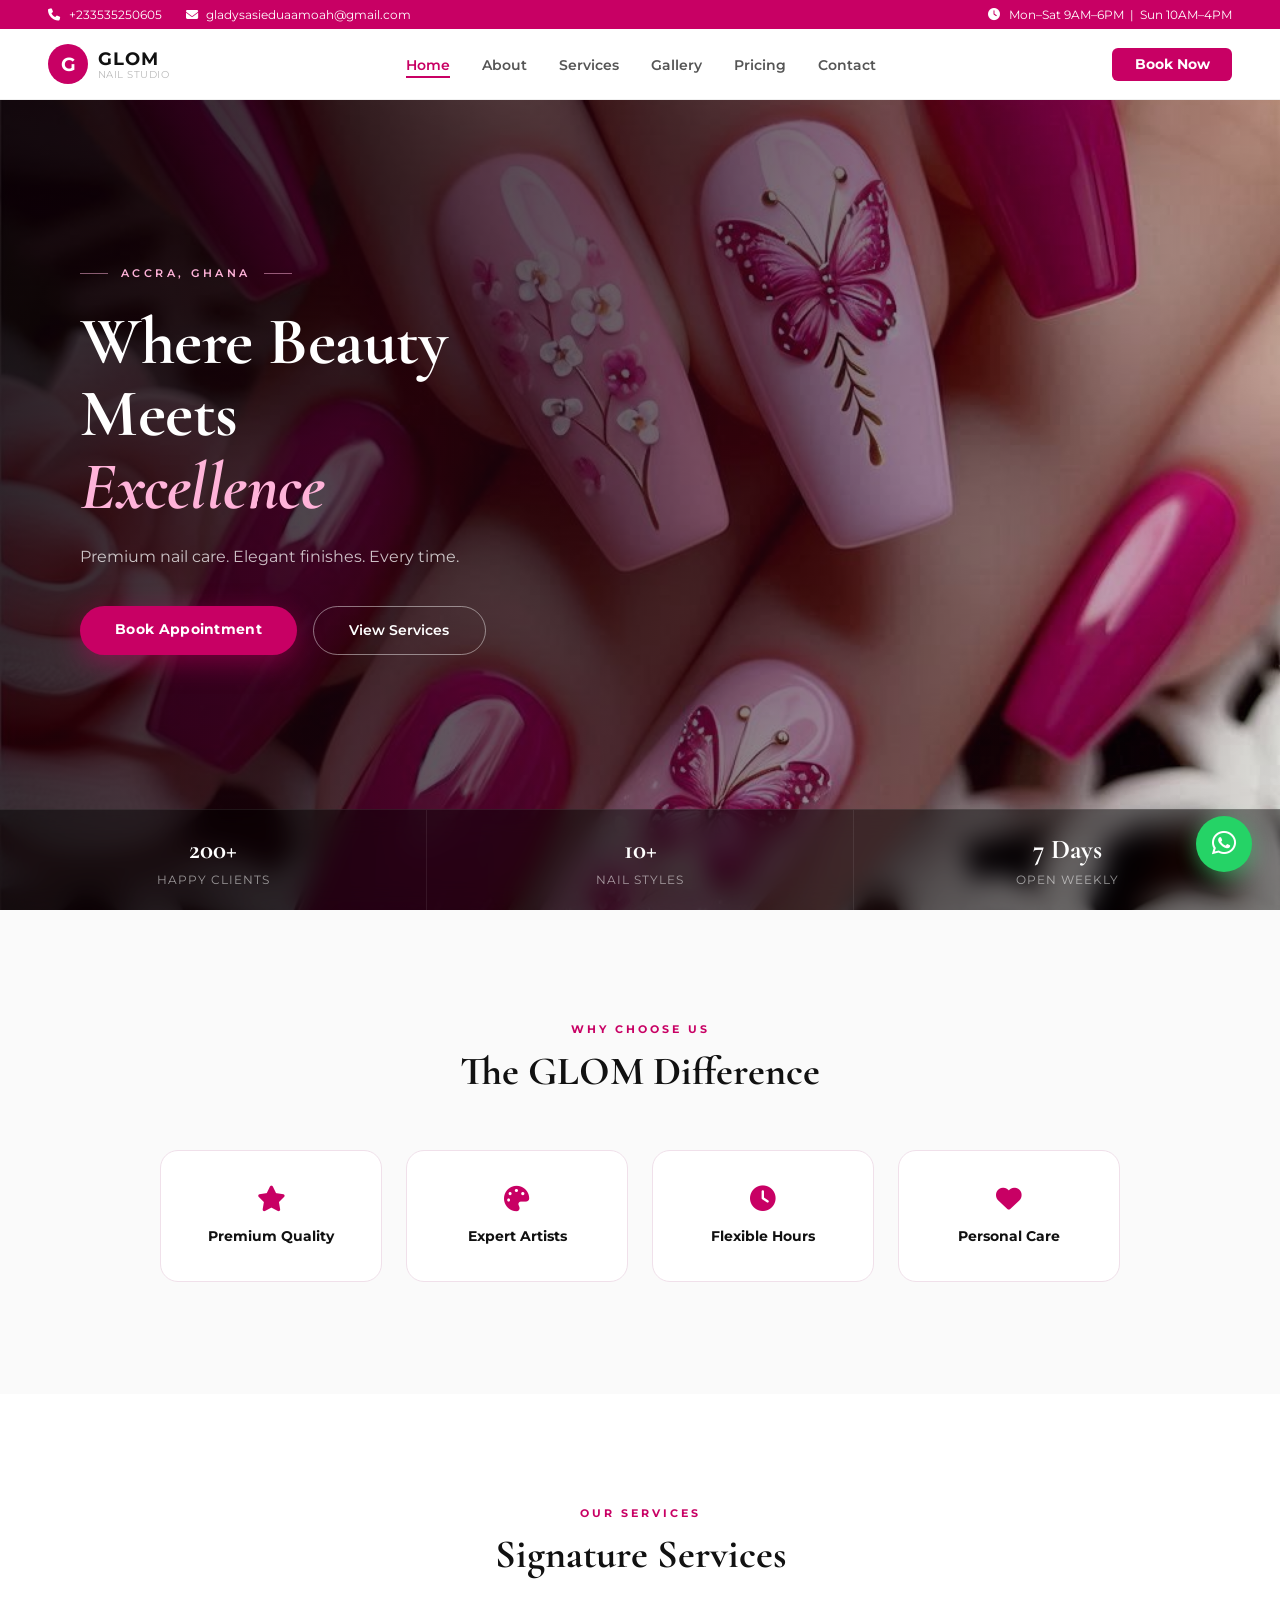
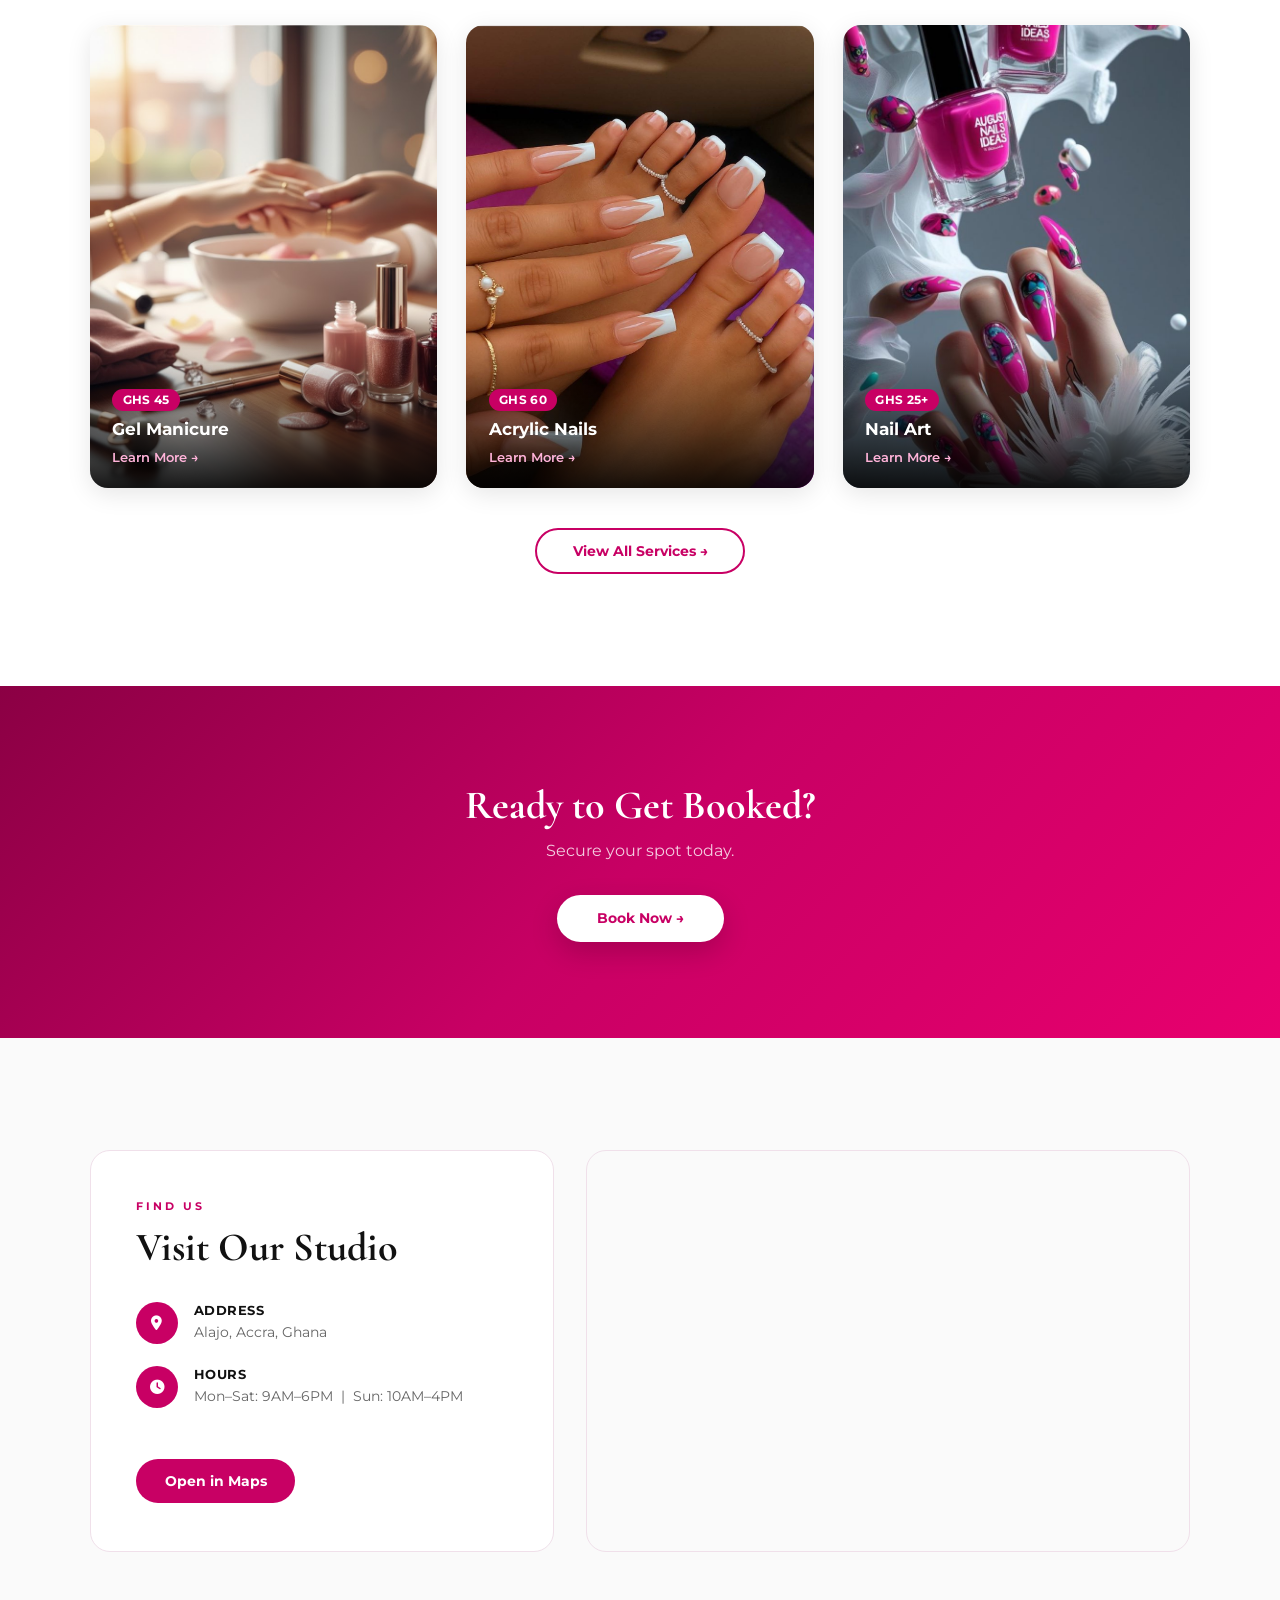
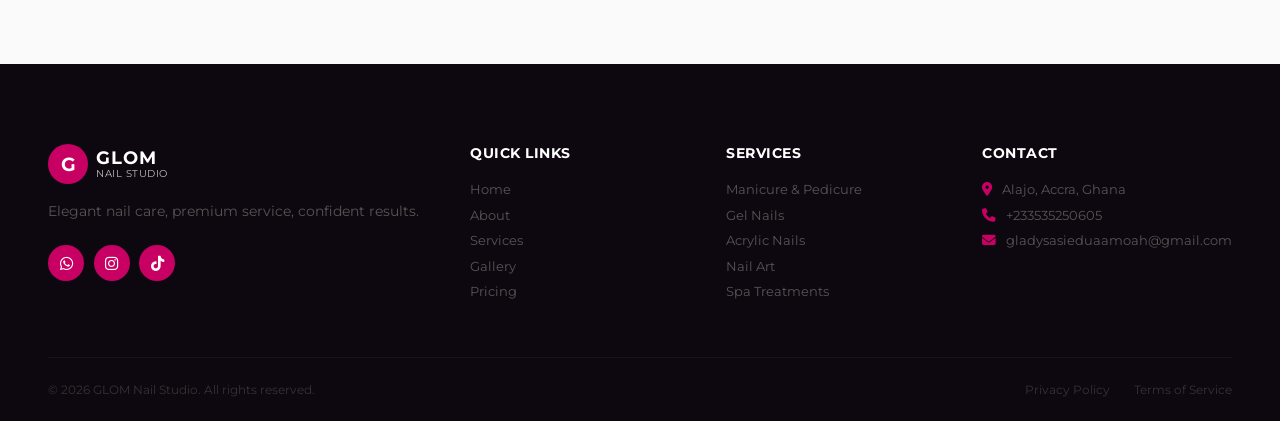
<file: index.html>
<!DOCTYPE html>
<html lang="en">
<head>
    <meta charset="UTF-8">
    <meta name="viewport" content="width=device-width, initial-scale=1.0">
    <title>GLOM Nail Studio</title>
    <link rel="stylesheet" href="./index.css">
    <link href="https://fonts.googleapis.com/css2?family=Cormorant+Garamond:wght@400;600;700&family=Montserrat:wght@400;500;600;700&display=swap" rel="stylesheet">
    <link rel="stylesheet" href="https://cdnjs.cloudflare.com/ajax/libs/font-awesome/6.5.0/css/all.min.css">
    <link rel="manifest" href="./manifest.json">
    <link rel="icon" type="image/svg+xml" href="./icons/icon.svg">
    <link rel="apple-touch-icon" href="./icons/icon.svg">
    <meta name="theme-color" content="#c80064">
    <meta name="apple-mobile-web-app-capable" content="yes">
    <meta name="apple-mobile-web-app-title" content="GLOM">
</head>
<body>

    <!-- Top Bar -->
    <div class="topbar">
        <div class="topbar-left">
            <span><i class="fa-solid fa-phone"></i> +233535250605</span>
            <span><i class="fa-solid fa-envelope"></i> gladysasieduaamoah@gmail.com</span>
        </div>
        <div class="topbar-right">
            <span><i class="fa-solid fa-clock"></i> Mon–Sat 9AM–6PM &nbsp;|&nbsp; Sun 10AM–4PM</span>
        </div>
    </div>

    <!-- Header -->
    <header class="header">
        <div class="header-inner">
            <a href="./index.html" class="logo">
                <span class="logo-icon">G</span>
                <div class="logo-text">
                    <span class="logo-main">GLOM</span>
                    <span class="logo-sub">Nail Studio</span>
                </div>
            </a>
            <button class="menu-toggle" id="menuToggle" aria-label="Toggle menu">
                <span></span><span></span><span></span>
            </button>
            <nav class="nav">
                <ul>
                    <li><a href="./index.html" class="active">Home</a></li>
                    <li><a href="./pages/about.html">About</a></li>
                    <li><a href="./pages/service.html">Services</a></li>
                    <li><a href="./pages/gallary.html">Gallery</a></li>
                    <li><a href="./pages/pricing.html">Pricing</a></li>
                    <li><a href="./pages/contact.html">Contact</a></li>
                </ul>
            </nav>
            <a href="./pages/booking.html" class="btn-book">Book Now</a>
        </div>
    </header>

    <!-- Hero -->
    <section class="hero">
        <div class="hero-overlay"></div>
        <div class="hero-content">
            <p class="hero-eyebrow"><span></span> Accra, Ghana <span></span></p>
            <h1>Where Beauty Meets<br><em>Excellence</em></h1>
            <p class="hero-sub">Premium nail care. Elegant finishes. Every time.</p>
            <div class="hero-buttons">
                <a href="./pages/booking.html" class="btn-primary">Book Appointment</a>
                <a href="./pages/service.html" class="btn-ghost">View Services</a>
            </div>
        </div>
        <div class="hero-stats">
            <div class="hero-stat"><strong>200+</strong><span>Happy Clients</span></div>
            <div class="hero-stat"><strong>10+</strong><span>Nail Styles</span></div>
            <div class="hero-stat"><strong>7 Days</strong><span>Open Weekly</span></div>
        </div>
    </section>

    <!-- Why Us -->
    <section class="why-us">
        <p class="section-tag">WHY CHOOSE US</p>
        <h2>The GLOM Difference</h2>
        <div class="pillars">
            <div class="pillar">
                <i class="fa-solid fa-star"></i>
                <h4>Premium Quality</h4>
            </div>
            <div class="pillar">
                <i class="fa-solid fa-palette"></i>
                <h4>Expert Artists</h4>
            </div>
            <div class="pillar">
                <i class="fa-solid fa-clock"></i>
                <h4>Flexible Hours</h4>
            </div>
            <div class="pillar">
                <i class="fa-solid fa-heart"></i>
                <h4>Personal Care</h4>
            </div>
        </div>
    </section>

    <!-- Services -->
    <section class="services">
        <p class="section-tag">OUR SERVICES</p>
        <h2>Signature Services</h2>
        <div class="service-grid">
            <div class="service-card">
                <img src="./images/vd.jpg" alt="Gel Manicure">
                <div class="service-info">
                    <span class="service-price">GHS 45</span>
                    <h4>Gel Manicure</h4>
                    <a href="./pages/service.html">Learn More &rarr;</a>
                </div>
            </div>
            <div class="service-card">
                <img src="./images/ba.jpg" alt="Acrylic Nails">
                <div class="service-info">
                    <span class="service-price">GHS 60</span>
                    <h4>Acrylic Nails</h4>
                    <a href="./pages/service.html">Learn More &rarr;</a>
                </div>
            </div>
            <div class="service-card">
                <img src="./images/TA.jpg" alt="Nail Art">
                <div class="service-info">
                    <span class="service-price">GHS 25+</span>
                    <h4>Nail Art</h4>
                    <a href="./pages/service.html">Learn More &rarr;</a>
                </div>
            </div>
        </div>
        <a href="./pages/service.html" class="btn-outline-pink">View All Services &rarr;</a>
    </section>

    <!-- CTA -->
    <section class="cta">
        <h2>Ready to Get Booked?</h2>
        <p>Secure your spot today.</p>
        <a href="./pages/booking.html" class="btn-cta">Book Now &rarr;</a>
    </section>

    <!-- Visit -->
    <section class="visit">
        <div class="visit-inner">
            <div class="visit-info">
                <p class="section-tag">FIND US</p>
                <h2>Visit Our Studio</h2>
                <div class="visit-detail">
                    <i class="fa-solid fa-location-dot"></i>
                    <div><h4>Address</h4><p>Alajo, Accra, Ghana</p></div>
                </div>
                <div class="visit-detail">
                    <i class="fa-solid fa-clock"></i>
                    <div><h4>Hours</h4><p>Mon–Sat: 9AM–6PM &nbsp;|&nbsp; Sun: 10AM–4PM</p></div>
                </div>
                <a href="https://www.google.com/maps/search/?api=1&query=Alajo,+Accra,+Ghana" target="_blank" class="btn-location">Open in Maps</a>
            </div>
            <div class="visit-map">
                <iframe
                    title="GLOM Nail Studio Location"
                    src="https://www.google.com/maps?q=Alajo,%20Accra,%20Ghana&output=embed"
                    loading="lazy"
                    referrerpolicy="no-referrer-when-downgrade"
                    allowfullscreen>
                </iframe>
            </div>
        </div>
    </section>

    <!-- Footer -->
    <footer class="footer">
        <div class="footer-inner">
            <div class="footer-brand">
                <div class="footer-logo">
                    <span class="logo-icon">G</span>
                    <div class="logo-text">
                        <span class="logo-main">GLOM</span>
                        <span class="logo-sub">Nail Studio</span>
                    </div>
                </div>
                <p>Elegant nail care, premium service, confident results.</p>
                <div class="social-icons">
                    <a href="https://wa.me/233535250605" target="_blank" aria-label="WhatsApp"><i class="fa-brands fa-whatsapp"></i></a>
                    <a href="https://instagram.com/AMOHGLADYSASEIDUA" target="_blank" aria-label="Instagram"><i class="fa-brands fa-instagram"></i></a>
                    <a href="https://tiktok.com/@gladys_glow" target="_blank" aria-label="TikTok"><i class="fa-brands fa-tiktok"></i></a>
                </div>
            </div>
            <div class="footer-col">
                <h4>Quick Links</h4>
                <ul>
                    <li><a href="./index.html">Home</a></li>
                    <li><a href="./pages/about.html">About</a></li>
                    <li><a href="./pages/service.html">Services</a></li>
                    <li><a href="./pages/gallary.html">Gallery</a></li>
                    <li><a href="./pages/pricing.html">Pricing</a></li>
                </ul>
            </div>
            <div class="footer-col">
                <h4>Services</h4>
                <ul>
                    <li>Manicure &amp; Pedicure</li>
                    <li>Gel Nails</li>
                    <li>Acrylic Nails</li>
                    <li>Nail Art</li>
                    <li>Spa Treatments</li>
                </ul>
            </div>
            <div class="footer-col">
                <h4>Contact</h4>
                <ul class="contact-list">
                    <li><i class="fa-solid fa-location-dot"></i> Alajo, Accra, Ghana</li>
                    <li><i class="fa-solid fa-phone"></i> +233535250605</li>
                    <li><i class="fa-solid fa-envelope"></i> gladysasieduaamoah@gmail.com</li>
                </ul>
            </div>
        </div>
        <div class="footer-bottom">
            <p>&copy; 2026 GLOM Nail Studio. All rights reserved.</p>
            <div class="footer-links">
                <a href="#">Privacy Policy</a>
                <a href="#">Terms of Service</a>
            </div>
        </div>
    </footer>

    <!-- WhatsApp Float -->
    <a href="https://wa.me/233535250605" target="_blank" class="whatsapp-float" aria-label="Chat on WhatsApp">
        <i class="fa-brands fa-whatsapp"></i>
    </a>

    <script>
        // Mobile nav
        const toggle = document.getElementById('menuToggle');
        const nav = document.querySelector('.nav');
        toggle.addEventListener('click', () => nav.classList.toggle('open'));
    </script>
    <script>
        if ('serviceWorker' in navigator) { navigator.serviceWorker.register('./sw.js'); }
    </script>
</body>
</html>
</file>
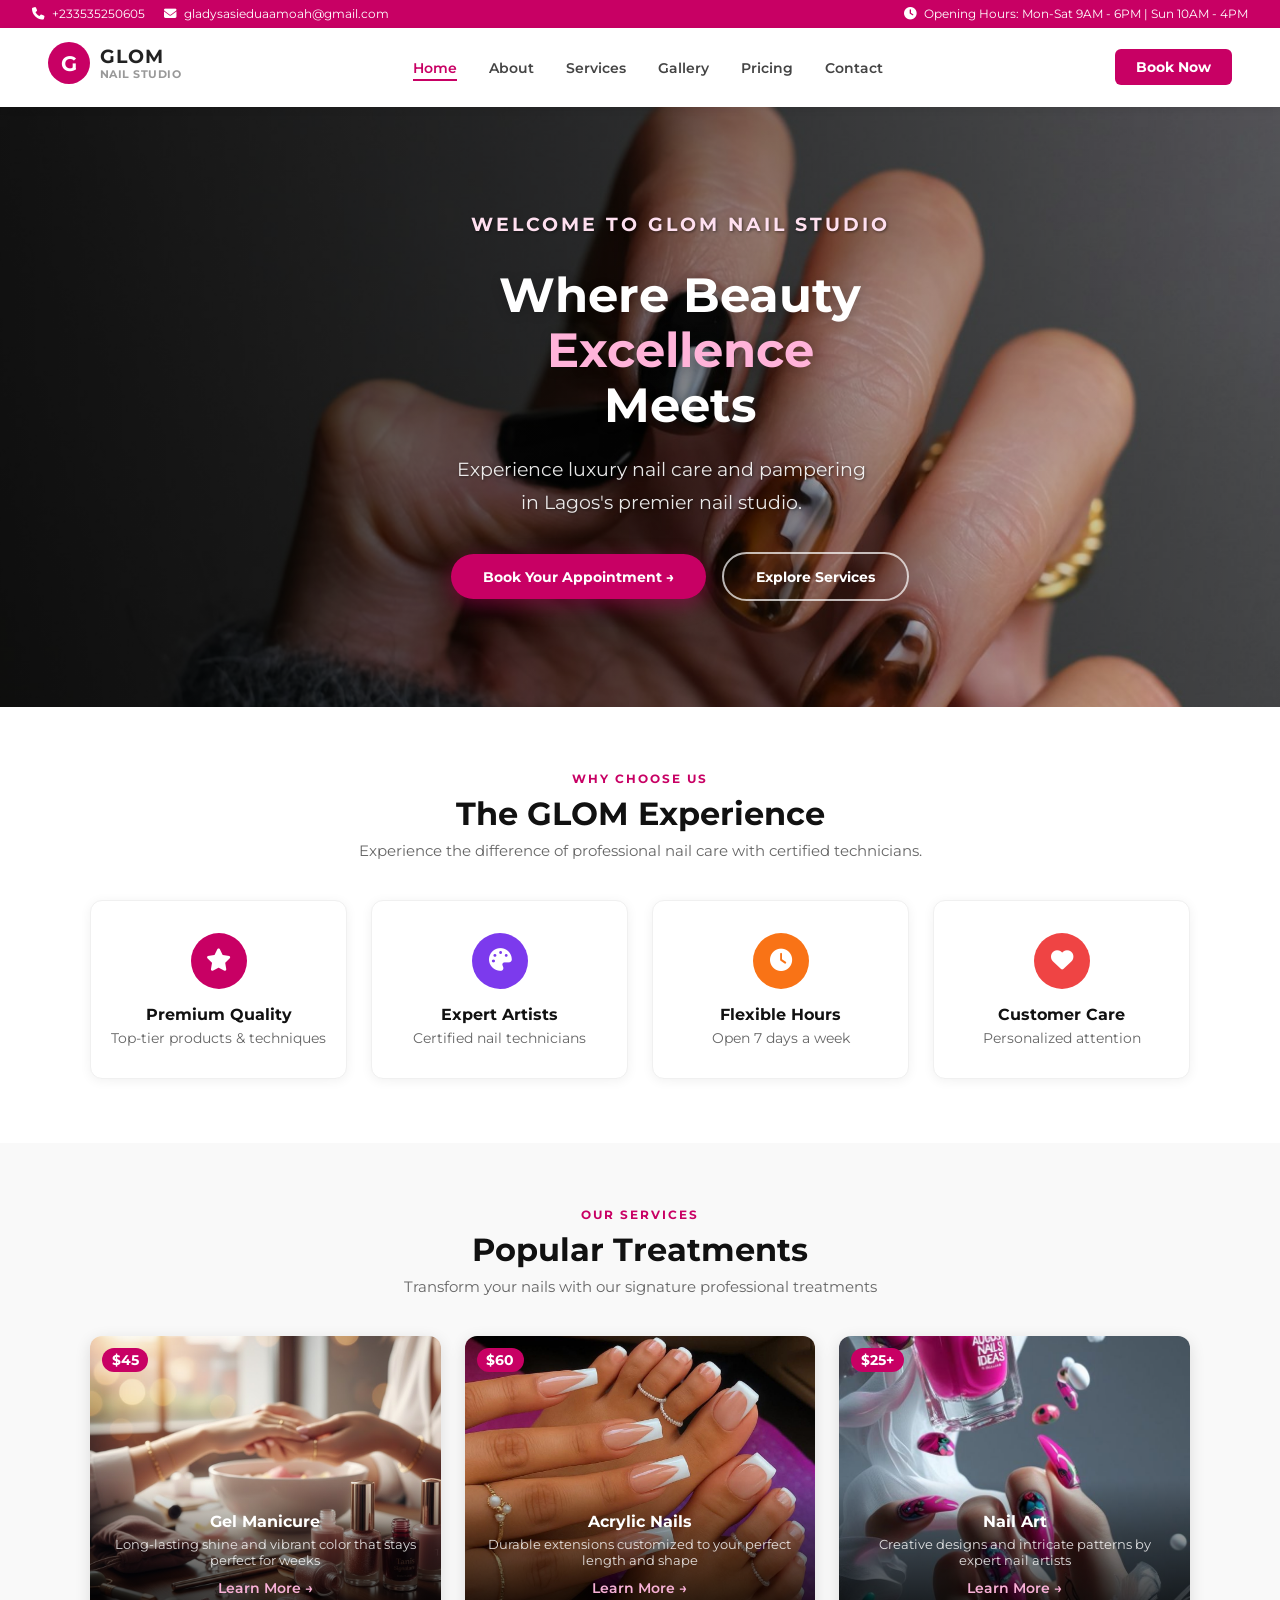
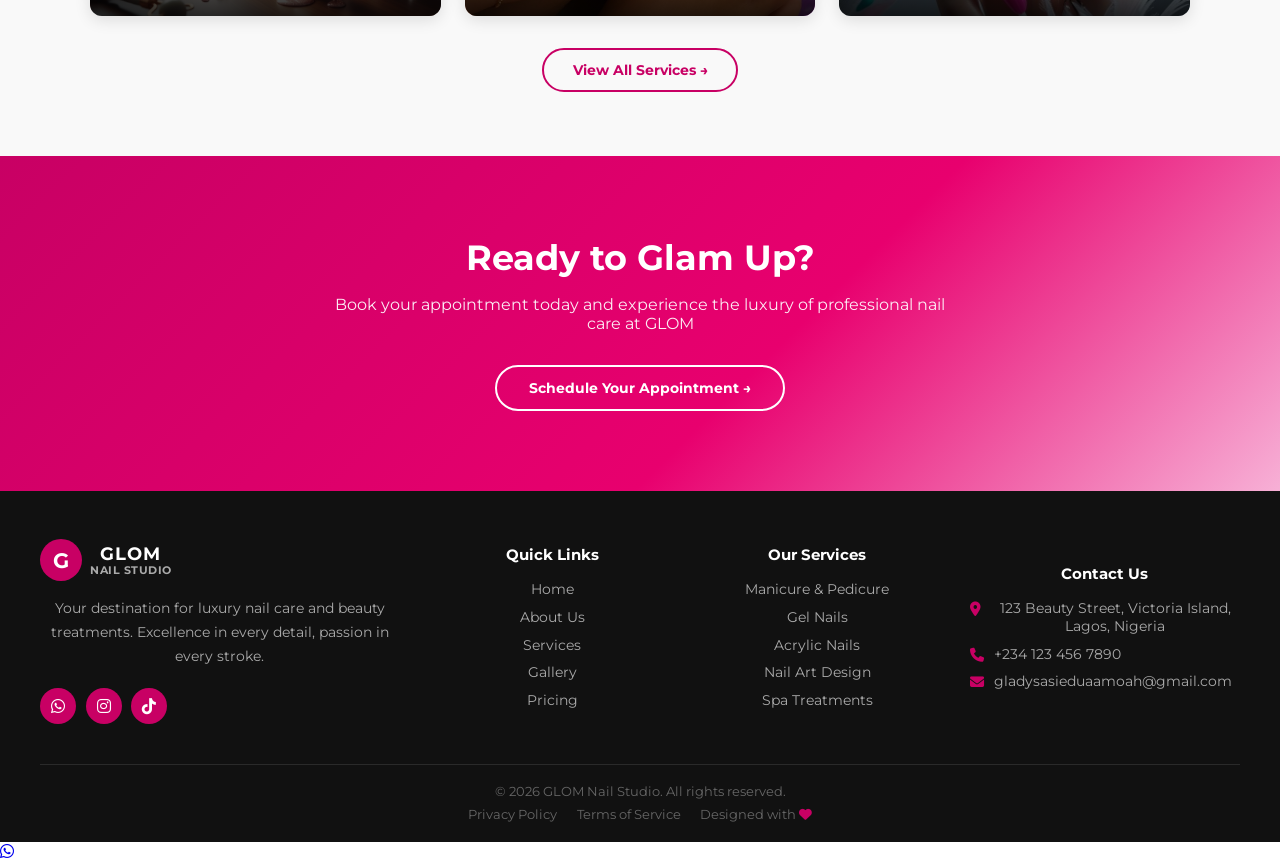
<file: pages/index.html>
<!DOCTYPE html>
<html lang="en">
<head>
    <meta charset="UTF-8">
    <meta name="viewport" content="width=device-width, initial-scale=1.0">
    <title>GLOM Nail Studio</title>
    <link rel="stylesheet" href="../style.css">
    <link rel="stylesheet" href="../css/home.css">
    <link href="https://fonts.googleapis.com/css2?family=Montserrat:wght@400;600;700&display=swap" rel="stylesheet">
    <link rel="stylesheet" href="https://cdnjs.cloudflare.com/ajax/libs/font-awesome/6.5.0/css/all.min.css">
</head>
<body>

    <!-- Top Bar -->
    <div class="topbar">
        <div class="topbar-left">
            <span><i class="fa-solid fa-phone"></i> +233535250605</span>
            <span><i class="fa-solid fa-envelope"></i> gladysasieduaamoah@gmail.com</span>
        </div>
        <div class="topbar-right">
            <span><i class="fa-solid fa-clock"></i> Opening Hours: Mon-Sat 9AM - 6PM | Sun 10AM - 4PM</span>
        </div>
    </div>

    <!-- Header -->
    <header class="header">
        <div class="header-inner">
            <div class="logo">
                <span class="logo-icon">G</span>
                <div class="logo-text">
                    <span class="logo-main">GLOM</span>
                    <span class="logo-sub">Nail Studio</span>
                </div>
            </div>
            <button class="menu-toggle" id="menuToggle" aria-label="Toggle menu"><span></span><span></span><span></span></button>
            <nav class="nav">
                <ul>
                    <li><a href="index.html" class="active">Home</a></li>
                    <li><a href="about.html">About</a></li>
                    <li><a href="service.html">Services</a></li>
                    <li><a href="gallary.html">Gallery</a></li>
                    <li><a href="pricing.html">Pricing</a></li>
                    <li><a href="contact.html">Contact</a></li>
                </ul>
            </nav>
            <a href="booking.html" class="btn-book">Book Now</a>
        </div>
    </header>

    <!-- Hero -->
    <section class="hero">
        <div class="hero-overlay"></div>
        <div class="hero-content">
            <p class="welcome">WELCOME TO GLOM NAIL STUDIO</p>
            <h1>Where Beauty<br><span class="highlight">Excellence</span><br>Meets</h1>
            <p class="hero-sub">Experience luxury nail care and pampering in Lagos's premier nail studio.</p>
            <div class="hero-buttons">
                <a href="booking.html" class="btn-primary">Book Your Appointment &rarr;</a>
                <a href="service.html" class="btn-outline">Explore Services</a>
            </div>
        </div>
    </section>

    <!-- Why Choose Us -->
    <section class="glom-experience">
        <p class="section-tag">WHY CHOOSE US</p>
        <h2>The GLOM Experience</h2>
        <p class="section-sub">Experience the difference of professional nail care with certified technicians.</p>
        <div class="features">
            <div class="feature">
                <div class="feature-icon pink"><i class="fa-solid fa-star"></i></div>
                <h4>Premium Quality</h4>
                <p>Top-tier products &amp; techniques</p>
            </div>
            <div class="feature">
                <div class="feature-icon purple"><i class="fa-solid fa-palette"></i></div>
                <h4>Expert Artists</h4>
                <p>Certified nail technicians</p>
            </div>
            <div class="feature">
                <div class="feature-icon orange"><i class="fa-solid fa-clock"></i></div>
                <h4>Flexible Hours</h4>
                <p>Open 7 days a week</p>
            </div>
            <div class="feature">
                <div class="feature-icon red"><i class="fa-solid fa-heart"></i></div>
                <h4>Customer Care</h4>
                <p>Personalized attention</p>
            </div>
        </div>
    </section>

    <!-- Popular Treatments -->
    <section class="popular-treatments">
        <p class="section-tag">OUR SERVICES</p>
        <h2>Popular Treatments</h2>
        <p class="section-sub">Transform your nails with our signature professional treatments</p>
        <div class="treatments">
            <div class="treatment">
                <div class="treatment-img-wrap">
                    <img src="../images/vd.jpg" alt="Gel Manicure">
                    <span class="price-badge">$45</span>
                    <div class="treatment-body">
                        <h4>Gel Manicure</h4>
                        <p>Long-lasting shine and vibrant color that stays perfect for weeks</p>
                        <a href="service.html" class="learn-more">Learn More &rarr;</a>
                    </div>
                </div>
            </div>
            <div class="treatment">
                <div class="treatment-img-wrap">
                    <img src="../images/ba.jpg" alt="Acrylic Nails">
                    <span class="price-badge">$60</span>
                    <div class="treatment-body">
                        <h4>Acrylic Nails</h4>
                        <p>Durable extensions customized to your perfect length and shape</p>
                        <a href="service.html" class="learn-more">Learn More &rarr;</a>
                    </div>
                </div>
            </div>
            <div class="treatment">
                <div class="treatment-img-wrap">
                    <img src="../images/TA.jpg" alt="Nail Art">
                    <span class="price-badge">$25+</span>
                    <div class="treatment-body">
                        <h4>Nail Art</h4>
                        <p>Creative designs and intricate patterns by expert nail artists</p>
                        <a href="service.html" class="learn-more">Learn More &rarr;</a>
                    </div>
                </div>
            </div>
            </div>
        </div>
        <a href="service.html" class="btn-outline-pink">View All Services &rarr;</a>
    </section>

    <!-- CTA -->
    <section class="cta">
        <h2>Ready to Glam Up?</h2>
        <p>Book your appointment today and experience the luxury of professional nail<br>care at GLOM</p>
        <a href="booking.html" class="btn-outline-white">Schedule Your Appointment &rarr;</a>
    </section>

    <!-- Footer -->
    <footer class="footer">
        <div class="footer-container">
            <div class="footer-brand">
                <div class="footer-logo">
                    <span class="logo-icon">G</span>
                    <div class="logo-text">
                        <span class="logo-main">GLOM</span>
                        <span class="logo-sub">Nail Studio</span>
                    </div>
                </div>
                <p>Your destination for luxury nail care and beauty treatments. Excellence in every detail, passion in every stroke.</p>
                <div class="social-icons">
                    <a href="https://wa.me/233535250605" target="_blank" aria-label="WhatsApp"><i class="fa-brands fa-whatsapp"></i></a>
                    <a href="https://instagram.com/AMOHGLADYSASEIDUA" target="_blank" aria-label="Instagram"><i class="fa-brands fa-instagram"></i></a>
                    <a href="https://tiktok.com/@gladys_glow" target="_blank" aria-label="TikTok"><i class="fa-brands fa-tiktok"></i></a>
                </div>
            </div>
            <div class="footer-col">
                <h4>Quick Links</h4>
                <ul>
                    <li><a href="index.html">Home</a></li>
                    <li><a href="about.html">About Us</a></li>
                    <li><a href="service.html">Services</a></li>
                    <li><a href="gallary.html">Gallery</a></li>
                    <li><a href="pricing.html">Pricing</a></li>
                </ul>
            </div>
            <div class="footer-col">
                <h4>Our Services</h4>
                <ul>
                    <li>Manicure &amp; Pedicure</li>
                    <li>Gel Nails</li>
                    <li>Acrylic Nails</li>
                    <li>Nail Art Design</li>
                    <li>Spa Treatments</li>
                </ul>
            </div>
            <div class="footer-col">
                <h4>Contact Us</h4>
                <ul class="contact-list">
                    <li><i class="fa-solid fa-location-dot"></i> 123 Beauty Street, Victoria Island, Lagos, Nigeria</li>
                    <li><i class="fa-solid fa-phone"></i> +234 123 456 7890</li>
                    <li><i class="fa-solid fa-envelope"></i> gladysasieduaamoah@gmail.com</li>
                </ul>
            </div>
        </div>
        <div class="footer-bottom">
            <p>&copy; 2026 GLOM Nail Studio. All rights reserved.</p>
            <div class="footer-bottom-links">
                <a href="#">Privacy Policy</a>
                <a href="#">Terms of Service</a>
                <a href="#">Designed with <i class="fa-solid fa-heart" style="color:#c80064"></i></a>
            </div>
        </div>
    </footer>

    <!-- Floating WhatsApp Button -->
    <a href="https://wa.me/233535250605" target="_blank" class="whatsapp-float" aria-label="Chat on WhatsApp">
        <i class="fa-brands fa-whatsapp"></i>
    </a>

    <script>
        const toggle = document.getElementById('menuToggle');
        const nav = document.querySelector('.nav');
        toggle.addEventListener('click', () => nav.classList.toggle('open'));
    </script>
</body>
</html>
</file>
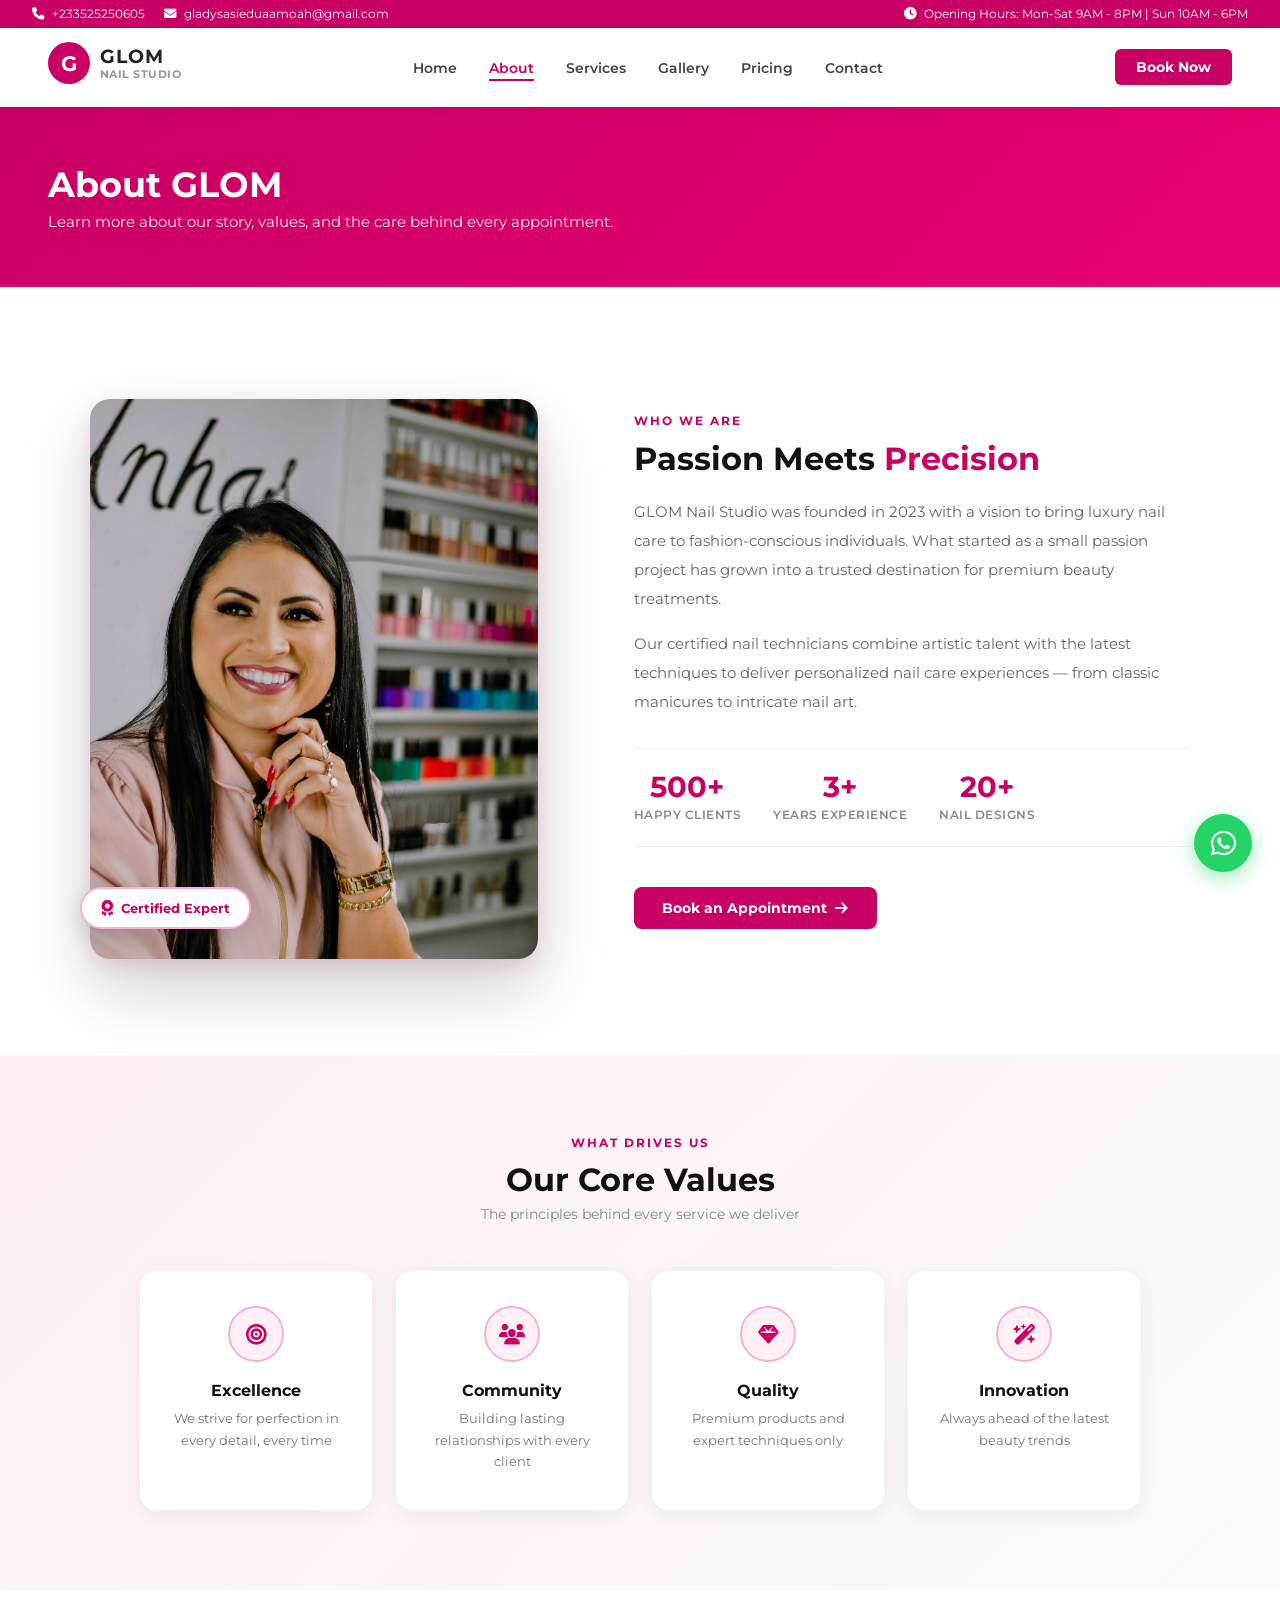
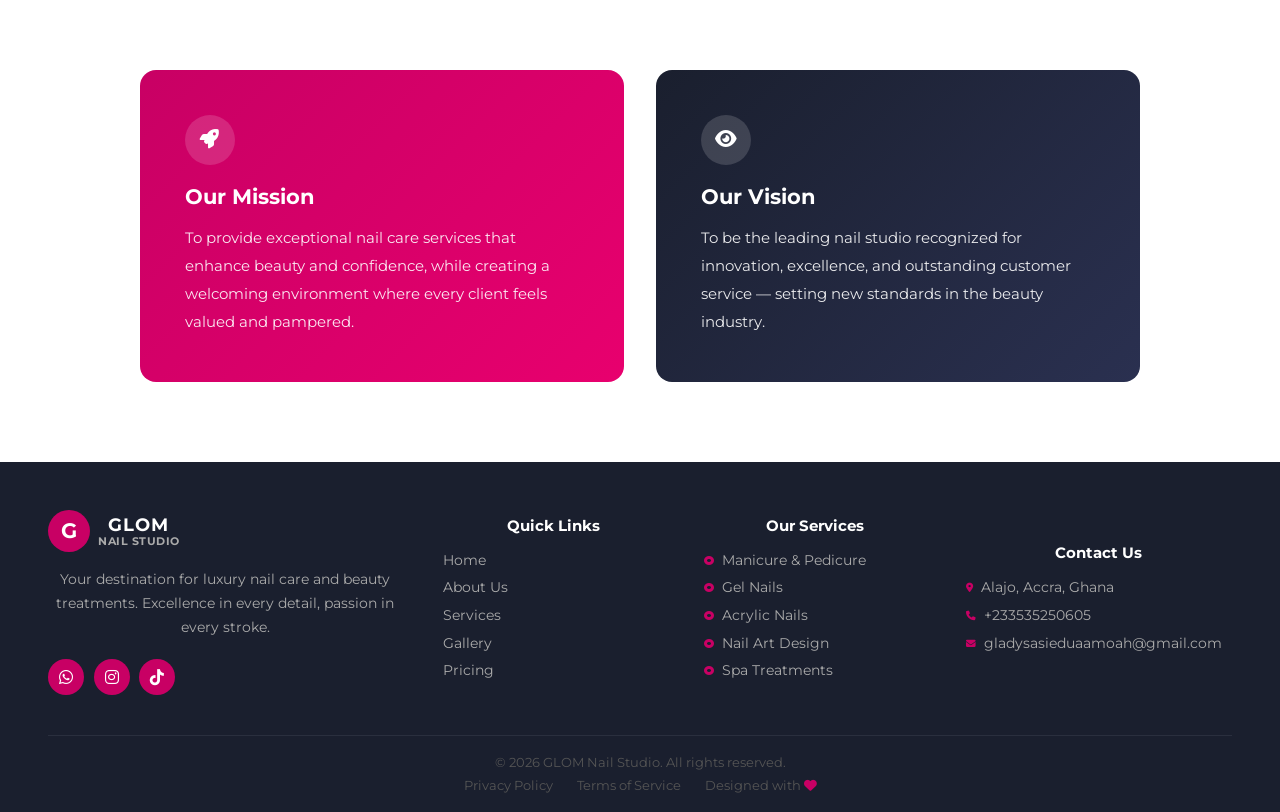
<file: pages/about.html>
<!DOCTYPE html>
<html lang="en">
<head>
    <meta charset="UTF-8">
    <meta name="viewport" content="width=device-width, initial-scale=1.0">
    <title>About | GLOM Nail Studio</title>
    <link rel="stylesheet" href="../style.css">
    <link rel="stylesheet" href="../css/shared.css">
    <link rel="stylesheet" href="../css/about.css">
    <link href="https://fonts.googleapis.com/css2?family=Montserrat:wght@400;600;700&display=swap" rel="stylesheet">
    <link rel="stylesheet" href="https://cdnjs.cloudflare.com/ajax/libs/font-awesome/6.5.0/css/all.min.css">
    <link rel="manifest" href="../manifest.json">
    <link rel="icon" type="image/svg+xml" href="../icons/icon.svg">
    <link rel="apple-touch-icon" href="../icons/icon.svg">
    <meta name="theme-color" content="#c80064">
    <meta name="apple-mobile-web-app-capable" content="yes">
    <meta name="apple-mobile-web-app-title" content="GLOM">
</head>
<body>

    <div class="topbar">
        <div class="topbar-left">
            <span><i class="fa-solid fa-phone"></i> +233525250605</span>
            <span><i class="fa-solid fa-envelope"></i> gladysasieduaamoah@gmail.com</span>
        </div>
        <div class="topbar-right">
            <span><i class="fa-solid fa-clock"></i> Opening Hours: Mon-Sat 9AM - 8PM | Sun 10AM - 6PM</span>
        </div>
    </div>

    <header class="header">
        <div class="header-inner">
            <a href="../index.html" class="logo">
                <span class="logo-icon">G</span>
                <div class="logo-text">
                    <span class="logo-main">GLOM</span>
                    <span class="logo-sub">Nail Studio</span>
                </div>
            </a>
            <button class="menu-toggle" id="menuToggle" aria-label="Toggle menu"><span></span><span></span><span></span></button>
            <nav class="nav">
                <ul>
                    <li><a href="../index.html">Home</a></li>
                    <li><a href="../pages/about.html" class="active">About</a></li>
                    <li><a href="../pages/service.html">Services</a></li>
                    <li><a href="../pages/gallary.html">Gallery</a></li>
                    <li><a href="../pages/pricing.html">Pricing</a></li>
                    <li><a href="../pages/contact.html">Contact</a></li>
                </ul>
            </nav>
            <a href="../pages/booking.html" class="btn-book">Book Now</a>
        </div>
    </header>

    <!-- Page Hero -->
    <section class="page-hero">
        <div class="page-hero-content">
            <h1>About GLOM</h1>
            <p class="breadcrumb">Learn more about our story, values, and the care behind every appointment.</p>
        </div>
    </section>

    <!-- Our Story -->
    <section class="our-story">
        <div class="story-inner">
            <div class="story-img-wrap">
                <img src="../images/gtv.jpg" alt="GLOM Nail Studio Expert">
                <div class="story-badge"><i class="fa-solid fa-award"></i> Certified Expert</div>
            </div>
            <div class="story-text">
                <span class="story-label">Who We Are</span>
                <h2>Passion Meets <span class="highlight">Precision</span></h2>
                <p>GLOM Nail Studio was founded in 2023 with a vision to bring luxury nail care to fashion-conscious individuals. What started as a small passion project has grown into a trusted destination for premium beauty treatments.</p>
                <p>Our certified nail technicians combine artistic talent with the latest techniques to deliver personalized nail care experiences — from classic manicures to intricate nail art.</p>
                <div class="story-stats">
                    <div class="stat">
                        <span class="stat-num">500+</span>
                        <span class="stat-lbl">Happy Clients</span>
                    </div>
                    <div class="stat">
                        <span class="stat-num">3+</span>
                        <span class="stat-lbl">Years Experience</span>
                    </div>
                    <div class="stat">
                        <span class="stat-num">20+</span>
                        <span class="stat-lbl">Nail Designs</span>
                    </div>
                </div>
                <a href="../pages/booking.html" class="btn-story">Book an Appointment <i class="fa-solid fa-arrow-right"></i></a>
            </div>
        </div>
    </section>

    <!-- Our Values -->
    <section class="our-values">
        <span class="story-label center-label">What Drives Us</span>
        <h2>Our Core Values</h2>
        <p class="section-sub">The principles behind every service we deliver</p>
        <div class="values-grid">
            <div class="value-card">
                <div class="value-icon"><i class="fa-solid fa-bullseye"></i></div>
                <h4>Excellence</h4>
                <p>We strive for perfection in every detail, every time</p>
            </div>
            <div class="value-card">
                <div class="value-icon"><i class="fa-solid fa-users"></i></div>
                <h4>Community</h4>
                <p>Building lasting relationships with every client</p>
            </div>
            <div class="value-card">
                <div class="value-icon"><i class="fa-solid fa-gem"></i></div>
                <h4>Quality</h4>
                <p>Premium products and expert techniques only</p>
            </div>
            <div class="value-card">
                <div class="value-icon"><i class="fa-solid fa-wand-magic-sparkles"></i></div>
                <h4>Innovation</h4>
                <p>Always ahead of the latest beauty trends</p>
            </div>
        </div>
    </section>

    <!-- Mission & Vision -->
    <section class="mission-vision-wrap">
        <div class="mission-vision">
            <div class="mission">
                <div class="mv-icon"><i class="fa-solid fa-rocket"></i></div>
                <h3>Our Mission</h3>
                <p>To provide exceptional nail care services that enhance beauty and confidence, while creating a welcoming environment where every client feels valued and pampered.</p>
            </div>
            <div class="vision">
                <div class="mv-icon"><i class="fa-solid fa-eye"></i></div>
                <h3>Our Vision</h3>
                <p>To be the leading nail studio recognized for innovation, excellence, and outstanding customer service — setting new standards in the beauty industry.</p>
            </div>
        </div>
    </section>

    <footer class="footer">
        <div class="footer-container">
            <div class="footer-brand">
                <div class="footer-logo">
                    <span class="logo-icon">G</span>
                    <div class="logo-text">
                        <span class="logo-main">GLOM</span>
                        <span class="logo-sub">Nail Studio</span>
                    </div>
                </div>
                <p>Your destination for luxury nail care and beauty treatments. Excellence in every detail, passion in every stroke.</p>
                <div class="social-icons">
                    <a href="https://wa.me/233535250605" target="_blank" aria-label="WhatsApp"><i class="fa-brands fa-whatsapp"></i></a>
                    <a href="https://instagram.com/AMOHGLADYSASEIDUA" target="_blank" aria-label="Instagram"><i class="fa-brands fa-instagram"></i></a>
                    <a href="https://tiktok.com/@gladys_glow" target="_blank" aria-label="TikTok"><i class="fa-brands fa-tiktok"></i></a>
                </div>
            </div>
            <div class="footer-col">
                <h4>Quick Links</h4>
                <ul>
                    <li><a href="../index.html">Home</a></li>
                    <li><a href="../pages/about.html">About Us</a></li>
                    <li><a href="../pages/service.html">Services</a></li>
                    <li><a href="../pages/gallary.html">Gallery</a></li>
                    <li><a href="../pages/pricing.html">Pricing</a></li>
                </ul>
            </div>
            <div class="footer-col">
                <h4>Our Services</h4>
                <ul>
                    <li><i class="fa-solid fa-circle-dot"></i> Manicure &amp; Pedicure</li>
                    <li><i class="fa-solid fa-circle-dot"></i> Gel Nails</li>
                    <li><i class="fa-solid fa-circle-dot"></i> Acrylic Nails</li>
                    <li><i class="fa-solid fa-circle-dot"></i> Nail Art Design</li>
                    <li><i class="fa-solid fa-circle-dot"></i> Spa Treatments</li>
                </ul>
            </div>
            <div class="footer-col">
                <h4>Contact Us</h4>
                <ul class="contact-list">
                    <li><i class="fa-solid fa-location-dot"></i> Alajo, Accra, Ghana</li>
                    <li><i class="fa-solid fa-phone"></i> +233535250605</li>
                    <li><i class="fa-solid fa-envelope"></i> gladysasieduaamoah@gmail.com</li>
                </ul>
            </div>
        </div>
        <div class="footer-bottom">
            <p>&copy; 2026 GLOM Nail Studio. All rights reserved.</p>
            <div class="footer-bottom-links">
                <a href="#">Privacy Policy</a>
                <a href="#">Terms of Service</a>
                <a href="#">Designed with <i class="fa-solid fa-heart" style="color:#c80064"></i></a>
            </div>
        </div>
    </footer>


    <!-- Floating WhatsApp Button -->
    <a href="https://wa.me/233535250605" target="_blank" class="whatsapp-float" aria-label="Chat on WhatsApp">
        <i class="fa-brands fa-whatsapp"></i>
    </a>

    <script>
        const toggle = document.getElementById('menuToggle');
        const nav = document.querySelector('.nav');
        toggle.addEventListener('click', () => nav.classList.toggle('open'));
    </script>
    <script>if ('serviceWorker' in navigator) { navigator.serviceWorker.register('../sw.js'); }</script>
</body>
</html>
</file>
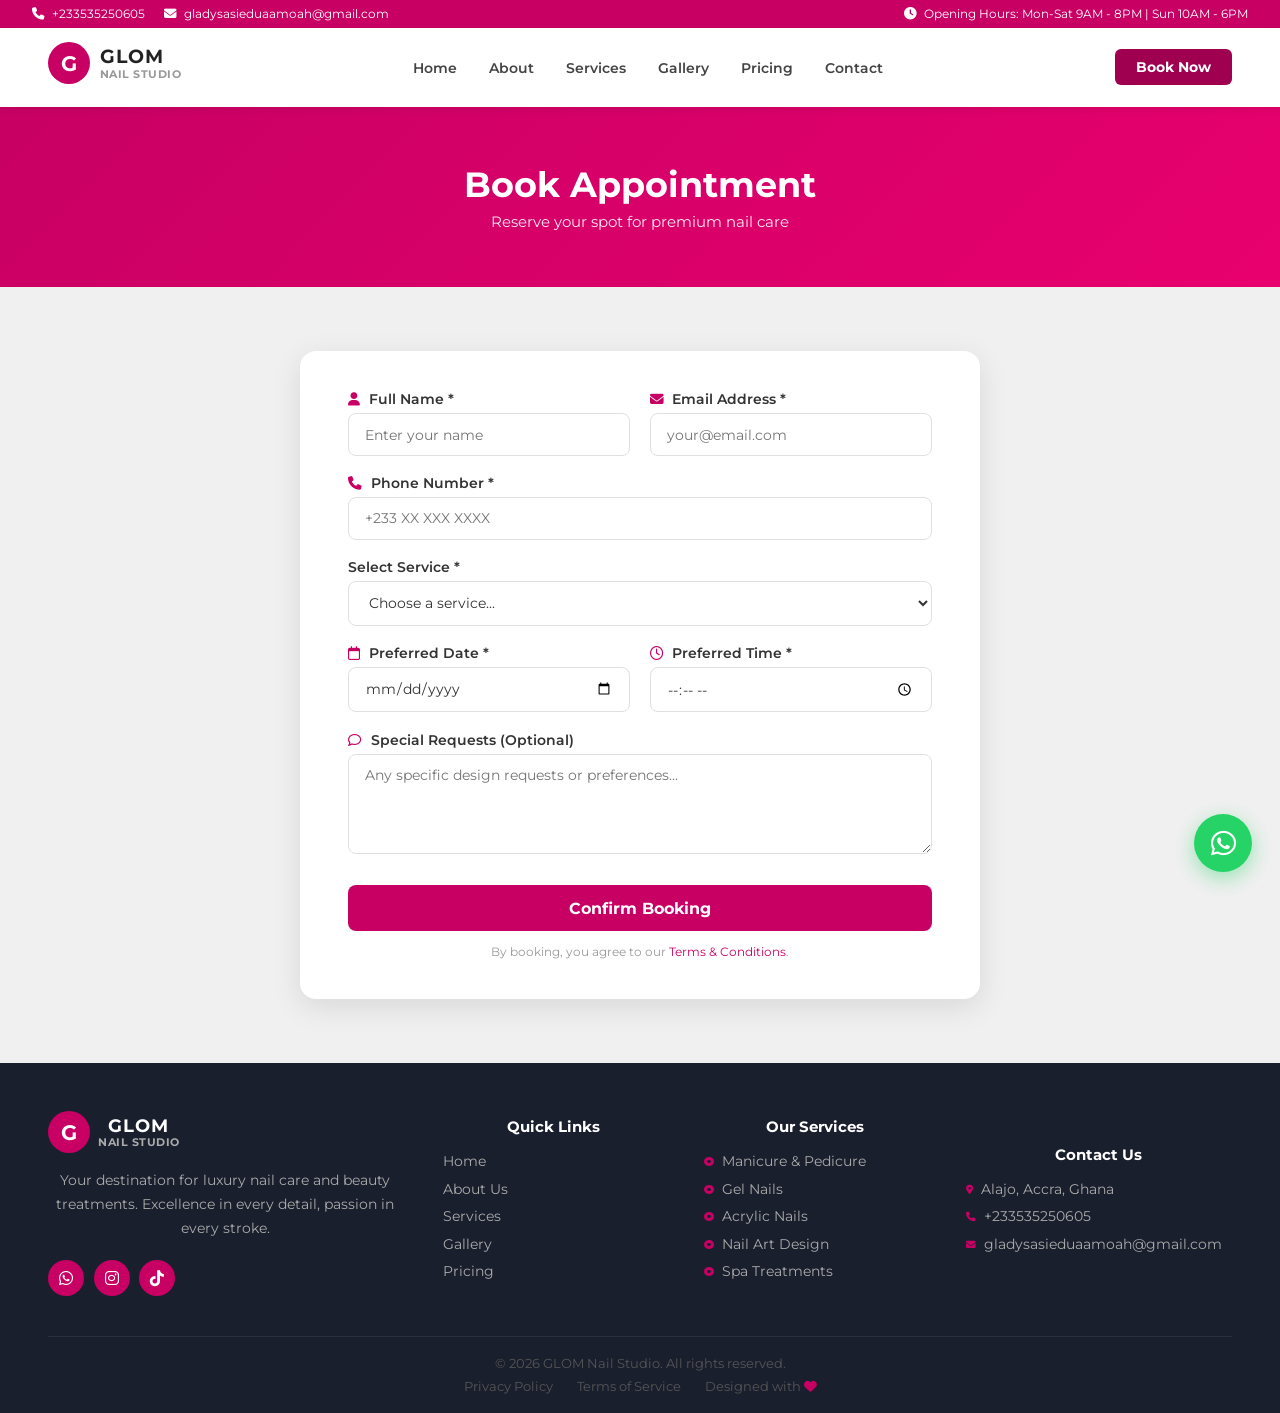
<file: pages/booking.html>
﻿<!DOCTYPE html>
<html lang="en">
<head>
    <meta charset="UTF-8">
    <meta name="viewport" content="width=device-width, initial-scale=1.0">
    <title>Book Now | GLOM Nail Studio</title>
    <link rel="stylesheet" href="../style.css">
    <link rel="stylesheet" href="../css/shared.css">
    <link rel="stylesheet" href="../css/booking.css">
    <link href="https://fonts.googleapis.com/css2?family=Montserrat:wght@400;600;700&display=swap" rel="stylesheet">
    <link rel="stylesheet" href="https://cdnjs.cloudflare.com/ajax/libs/font-awesome/6.5.0/css/all.min.css">
    <link rel="manifest" href="../manifest.json">
    <link rel="icon" type="image/svg+xml" href="../icons/icon.svg">
    <link rel="apple-touch-icon" href="../icons/icon.svg">
    <meta name="theme-color" content="#c80064">
    <meta name="apple-mobile-web-app-capable" content="yes">
    <meta name="apple-mobile-web-app-title" content="GLOM">
</head>
<body>

    <div class="topbar">
        <div class="topbar-left">
            <span><i class="fa-solid fa-phone"></i> +233535250605</span>
            <span><i class="fa-solid fa-envelope"></i> gladysasieduaamoah@gmail.com</span>
        </div>
        <div class="topbar-right">
            <span><i class="fa-solid fa-clock"></i> Opening Hours: Mon-Sat 9AM - 8PM | Sun 10AM - 6PM</span>
        </div>
    </div>

    <header class="header">
        <div class="header-inner">
            <a href="../index.html" class="logo">
                <span class="logo-icon">G</span>
                <div class="logo-text">
                    <span class="logo-main">GLOM</span>
                    <span class="logo-sub">Nail Studio</span>
                </div>
            </a>
            <button class="menu-toggle" id="menuToggle" aria-label="Toggle menu"><span></span><span></span><span></span></button>
            <nav class="nav">
                <ul>
                    <li><a href="../index.html">Home</a></li>
                    <li><a href="../pages/about.html">About</a></li>
                    <li><a href="../pages/service.html">Services</a></li>
                    <li><a href="../pages/gallary.html">Gallery</a></li>
                    <li><a href="../pages/pricing.html">Pricing</a></li>
                    <li><a href="../pages/contact.html">Contact</a></li>
                </ul>
            </nav>
            <a href="../pages/booking.html" class="btn-book active">Book Now</a>
        </div>
    </header>

    <section class="page-hero booking-hero">
        <div class="page-hero-content">
            <h1>Book Appointment</h1>
            <p>Reserve your spot for premium nail care</p>
        </div>
    </section>

    <section class="booking-section">
        <div class="booking-card">
            <form class="booking-form" id="bookingForm">
                <div class="form-row">
                    <div class="form-group">
                        <label><i class="fa-solid fa-user"></i> Full Name *</label>
                        <input type="text" placeholder="Enter your name" required>
                    </div>
                    <div class="form-group">
                        <label><i class="fa-solid fa-envelope"></i> Email Address *</label>
                        <input type="email" placeholder="your@email.com" required>
                    </div>
                </div>
                <div class="form-group">
                    <label><i class="fa-solid fa-phone"></i> Phone Number *</label>
                    <input type="tel" placeholder="+233 XX XXX XXXX" required>
                </div>
                <div class="form-group">
                    <label>Select Service *</label>
                    <select required>
                        <option value="">Choose a service...</option>
                        <option>Classic Manicure</option>
                        <option>Gel Manicure</option>
                        <option>Acrylic Nails</option>
                        <option>Nail Art Design</option>
                        <option>Spa Pedicure</option>
                        <option>Nail Extension</option>
                    </select>
                </div>
                <div class="form-row">
                    <div class="form-group">
                        <label><i class="fa-regular fa-calendar"></i> Preferred Date *</label>
                        <input type="date" required>
                    </div>
                    <div class="form-group">
                        <label><i class="fa-regular fa-clock"></i> Preferred Time *</label>
                        <input type="time" required>
                    </div>
                </div>
                <div class="form-group">
                    <label><i class="fa-regular fa-comment"></i> Special Requests (Optional)</label>
                    <textarea placeholder="Any specific design requests or preferences..."></textarea>
                </div>
                <button type="submit" class="btn-confirm">Confirm Booking</button>
                <p class="form-note">By booking, you agree to our <a href="#">Terms &amp; Conditions</a>.</p>
            </form>
        </div>
    </section>

    <footer class="footer">
        <div class="footer-container">
            <div class="footer-brand">
                <div class="footer-logo">
                    <span class="logo-icon">G</span>
                    <div class="logo-text">
                        <span class="logo-main">GLOM</span>
                        <span class="logo-sub">Nail Studio</span>
                    </div>
                </div>
                <p>Your destination for luxury nail care and beauty treatments. Excellence in every detail, passion in every stroke.</p>
                <div class="social-icons">
                    <a href="https://wa.me/233535250605" target="_blank" aria-label="WhatsApp"><i class="fa-brands fa-whatsapp"></i></a>
                    <a href="https://instagram.com/AMOHGLADYSASEIDUA" target="_blank" aria-label="Instagram"><i class="fa-brands fa-instagram"></i></a>
                    <a href="https://tiktok.com/@gladys_glow" target="_blank" aria-label="TikTok"><i class="fa-brands fa-tiktok"></i></a>
                </div>
            </div>
            <div class="footer-col">
                <h4>Quick Links</h4>
                <ul>
                    <li><a href="../index.html">Home</a></li>
                    <li><a href="../pages/about.html">About Us</a></li>
                    <li><a href="../pages/service.html">Services</a></li>
                    <li><a href="../pages/gallary.html">Gallery</a></li>
                    <li><a href="../pages/pricing.html">Pricing</a></li>
                </ul>
            </div>
            <div class="footer-col">
                <h4>Our Services</h4>
                <ul>
                    <li><i class="fa-solid fa-circle-dot"></i> Manicure &amp; Pedicure</li>
                    <li><i class="fa-solid fa-circle-dot"></i> Gel Nails</li>
                    <li><i class="fa-solid fa-circle-dot"></i> Acrylic Nails</li>
                    <li><i class="fa-solid fa-circle-dot"></i> Nail Art Design</li>
                    <li><i class="fa-solid fa-circle-dot"></i> Spa Treatments</li>
                </ul>
            </div>
            <div class="footer-col">
                <h4>Contact Us</h4>
                <ul class="contact-list">
                    <li><i class="fa-solid fa-location-dot"></i> Alajo, Accra, Ghana</li>
                    <li><i class="fa-solid fa-phone"></i> +233535250605</li>
                    <li><i class="fa-solid fa-envelope"></i> gladysasieduaamoah@gmail.com</li>
                </ul>
            </div>
        </div>
        <div class="footer-bottom">
            <p>&copy; 2026 GLOM Nail Studio. All rights reserved.</p>
            <div class="footer-bottom-links">
                <a href="#">Privacy Policy</a>
                <a href="#">Terms of Service</a>
                <a href="#">Designed with <i class="fa-solid fa-heart" style="color:#c80064"></i></a>
            </div>
        </div>
    </footer>

    <script>
        document.getElementById('bookingForm').addEventListener('submit', function(e) {
            e.preventDefault();
            alert('Booking confirmed! We will contact you shortly.');
        });
    </script>

    <script>
        const toggle = document.getElementById('menuToggle');
        const nav = document.querySelector('.nav');
        toggle.addEventListener('click', () => nav.classList.toggle('open'));
    </script>
    <script>if ('serviceWorker' in navigator) { navigator.serviceWorker.register('../sw.js'); }</script>

    <!-- Floating WhatsApp Button -->
    <a href="https://wa.me/233535250605" target="_blank" class="whatsapp-float" aria-label="Chat on WhatsApp">
        <i class="fa-brands fa-whatsapp"></i>
    </a>
</body>
</html>
</file>
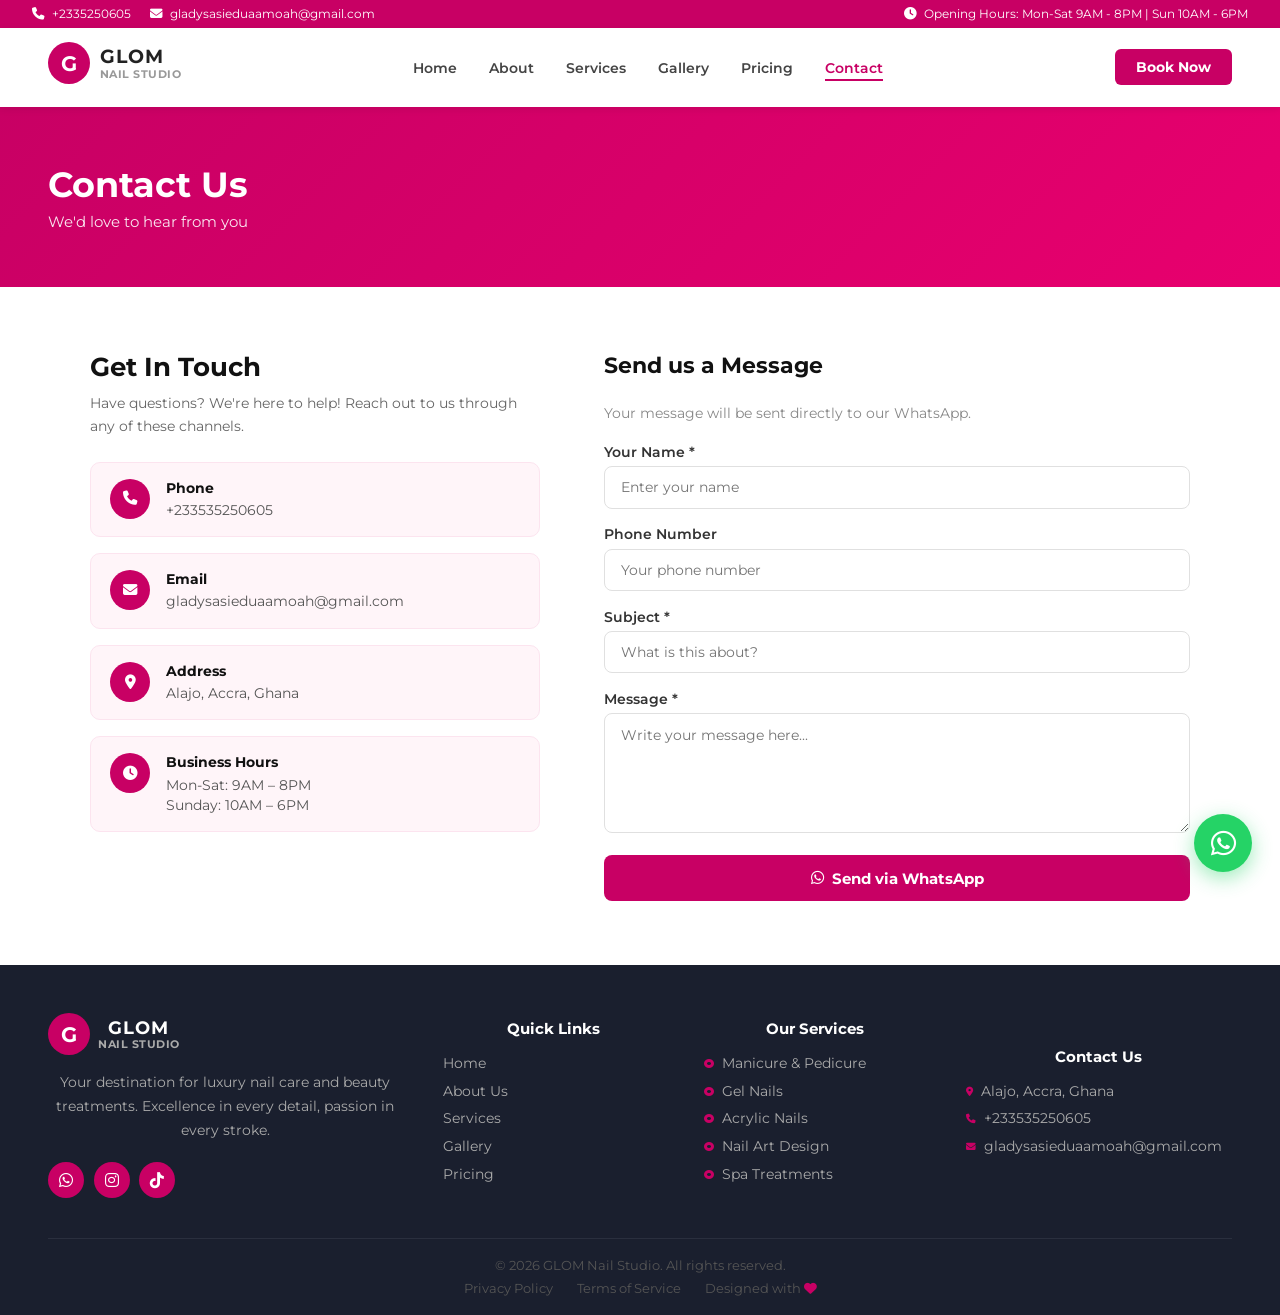
<file: pages/contact.html>
<!DOCTYPE html>
<html lang="en">
<head>
    <meta charset="UTF-8">
    <meta name="viewport" content="width=device-width, initial-scale=1.0">
    <title>Contact | GLOM Nail Studio</title>
    <link rel="stylesheet" href="../style.css">
    <link rel="stylesheet" href="../css/shared.css">
    <link rel="stylesheet" href="../css/contact.css">
    <link href="https://fonts.googleapis.com/css2?family=Montserrat:wght@400;600;700&display=swap" rel="stylesheet">
    <link rel="stylesheet" href="https://cdnjs.cloudflare.com/ajax/libs/font-awesome/6.5.0/css/all.min.css">
    <link rel="manifest" href="../manifest.json">
    <link rel="icon" type="image/svg+xml" href="../icons/icon.svg">
    <link rel="apple-touch-icon" href="../icons/icon.svg">
    <meta name="theme-color" content="#c80064">
    <meta name="apple-mobile-web-app-capable" content="yes">
    <meta name="apple-mobile-web-app-title" content="GLOM">
</head>
<body>

    <div class="topbar">
        <div class="topbar-left">
            <span><i class="fa-solid fa-phone"></i> +2335250605</span>
            <span><i class="fa-solid fa-envelope"></i> gladysasieduaamoah@gmail.com</span>
        </div>
        <div class="topbar-right">
            <span><i class="fa-solid fa-clock"></i> Opening Hours: Mon-Sat 9AM - 8PM | Sun 10AM - 6PM</span>
        </div>
    </div>

    <header class="header">
        <div class="header-inner">
            <a href="../index.html" class="logo">
                <span class="logo-icon">G</span>
                <div class="logo-text">
                    <span class="logo-main">GLOM</span>
                    <span class="logo-sub">Nail Studio</span>
                </div>
            </a>
            <button class="menu-toggle" id="menuToggle" aria-label="Toggle menu"><span></span><span></span><span></span></button>
            <nav class="nav">
                <ul>
                    <li><a href="../index.html">Home</a></li>
                    <li><a href="../pages/about.html">About</a></li>
                    <li><a href="../pages/service.html">Services</a></li>
                    <li><a href="../pages/gallary.html">Gallery</a></li>
                    <li><a href="../pages/pricing.html">Pricing</a></li>
                    <li><a href="../pages/contact.html" class="active">Contact</a></li>
                </ul>
            </nav>
            <a href="../pages/booking.html" class="btn-book">Book Now</a>
        </div>
    </header>

    <section class="page-hero">
        <div class="page-hero-content">
            <h1>Contact Us</h1>
            <p>We'd love to hear from you</p>
        </div>
    </section>

    <section class="contact-section">
        <div class="contact-inner">

            <div class="contact-info-col">
                <h2>Get In Touch</h2>
                <p class="contact-intro">Have questions? We're here to help! Reach out to us through any of these channels.</p>
                <div class="info-card">
                    <div class="info-icon"><i class="fa-solid fa-phone"></i></div>
                    <div>
                        <h4>Phone</h4>
                        <p>+233535250605</p>
                    </div>
                </div>
                <div class="info-card">
                    <div class="info-icon"><i class="fa-solid fa-envelope"></i></div>
                    <div>
                        <h4>Email</h4>
                        <p>gladysasieduaamoah@gmail.com</p>
                    </div>
                </div>
                <div class="info-card">
                    <div class="info-icon"><i class="fa-solid fa-location-dot"></i></div>
                    <div>
                        <h4>Address</h4>
                        <p>Alajo, Accra, Ghana</p>
                    </div>
                </div>
                <div class="info-card">
                    <div class="info-icon"><i class="fa-solid fa-clock"></i></div>
                    <div>
                        <h4>Business Hours</h4>
                        <p>Mon-Sat: 9AM – 8PM<br>Sunday: 10AM – 6PM</p>
                    </div>
                </div>
            </div>

            <div class="contact-form-col">
                <h2>Send us a Message</h2>
                <p class="contact-intro" style="font-size:0.85rem;color:#888;margin-bottom:1.2rem;">Your message will be sent directly to our WhatsApp.</p>
                <form class="contact-form" id="whatsappForm">
                    <div class="form-group">
                        <label>Your Name *</label>
                        <input type="text" id="contactName" placeholder="Enter your name" required>
                    </div>
                    <div class="form-group">
                        <label>Phone Number</label>
                        <input type="tel" id="contactPhone" placeholder="Your phone number">
                    </div>
                    <div class="form-group">
                        <label>Subject *</label>
                        <input type="text" id="contactSubject" placeholder="What is this about?" required>
                    </div>
                    <div class="form-group">
                        <label>Message *</label>
                        <textarea id="contactMessage" placeholder="Write your message here..." required></textarea>
                    </div>
                    <button type="submit" class="btn-send"><i class="fa-brands fa-whatsapp"></i> Send via WhatsApp</button>
                </form>
            </div>

        </div>
    </section>

    <footer class="footer">
        <div class="footer-container">
            <div class="footer-brand">
                <div class="footer-logo">
                    <span class="logo-icon">G</span>
                    <div class="logo-text">
                        <span class="logo-main">GLOM</span>
                        <span class="logo-sub">Nail Studio</span>
                    </div>
                </div>
                <p>Your destination for luxury nail care and beauty treatments. Excellence in every detail, passion in every stroke.</p>
                <div class="social-icons">
                    <a href="https://wa.me/233535250605" target="_blank" aria-label="WhatsApp"><i class="fa-brands fa-whatsapp"></i></a>
                    <a href="https://instagram.com/AMOHGLADYSASEIDUA" target="_blank" aria-label="Instagram"><i class="fa-brands fa-instagram"></i></a>
                    <a href="https://tiktok.com/@gladys_glow" target="_blank" aria-label="TikTok"><i class="fa-brands fa-tiktok"></i></a>
                </div>
            </div>
            <div class="footer-col">
                <h4>Quick Links</h4>
                <ul>
                    <li><a href="../index.html">Home</a></li>
                    <li><a href="../pages/about.html">About Us</a></li>
                    <li><a href="../pages/service.html">Services</a></li>
                    <li><a href="../pages/gallary.html">Gallery</a></li>
                    <li><a href="../pages/pricing.html">Pricing</a></li>
                </ul>
            </div>
            <div class="footer-col">
                <h4>Our Services</h4>
                <ul>
                    <li><i class="fa-solid fa-circle-dot"></i> Manicure &amp; Pedicure</li>
                    <li><i class="fa-solid fa-circle-dot"></i> Gel Nails</li>
                    <li><i class="fa-solid fa-circle-dot"></i> Acrylic Nails</li>
                    <li><i class="fa-solid fa-circle-dot"></i> Nail Art Design</li>
                    <li><i class="fa-solid fa-circle-dot"></i> Spa Treatments</li>
                </ul>
            </div>
            <div class="footer-col">
                <h4>Contact Us</h4>
                <ul class="contact-list">
                    <li><i class="fa-solid fa-location-dot"></i> Alajo, Accra, Ghana</li>
                    <li><i class="fa-solid fa-phone"></i> +233535250605</li>
                    <li><i class="fa-solid fa-envelope"></i> gladysasieduaamoah@gmail.com</li>
                </ul>
            </div>
        </div>
        <div class="footer-bottom">
            <p>&copy; 2026 GLOM Nail Studio. All rights reserved.</p>
            <div class="footer-bottom-links">
                <a href="#">Privacy Policy</a>
                <a href="#">Terms of Service</a>
                <a href="#">Designed with <i class="fa-solid fa-heart" style="color:#c80064"></i></a>
            </div>
        </div>
    </footer>

    <!-- Floating WhatsApp Button -->
    <a href="https://wa.me/233535250605" target="_blank" class="whatsapp-float" aria-label="Chat on WhatsApp">
        <i class="fa-brands fa-whatsapp"></i>
    </a>

    <script>
        const toggle = document.getElementById('menuToggle');
        const nav = document.querySelector('.nav');
        toggle.addEventListener('click', () => nav.classList.toggle('open'));

        // WhatsApp form handler
        document.getElementById('whatsappForm').addEventListener('submit', function(e) {
            e.preventDefault();
            const name    = document.getElementById('contactName').value.trim();
            const phone   = document.getElementById('contactPhone').value.trim();
            const subject = document.getElementById('contactSubject').value.trim();
            const message = document.getElementById('contactMessage').value.trim();

            const text = `Hello GLOM Nail Studio! 💅\n\n*Name:* ${name}\n*Phone:* ${phone || 'N/A'}\n*Subject:* ${subject}\n\n*Message:*\n${message}`;
            const url  = `https://wa.me/233535250605?text=${encodeURIComponent(text)}`;
            window.open(url, '_blank');
        });
    </script>
    <script>if ('serviceWorker' in navigator) { navigator.serviceWorker.register('../sw.js'); }</script>
</body>
</html>
</file>
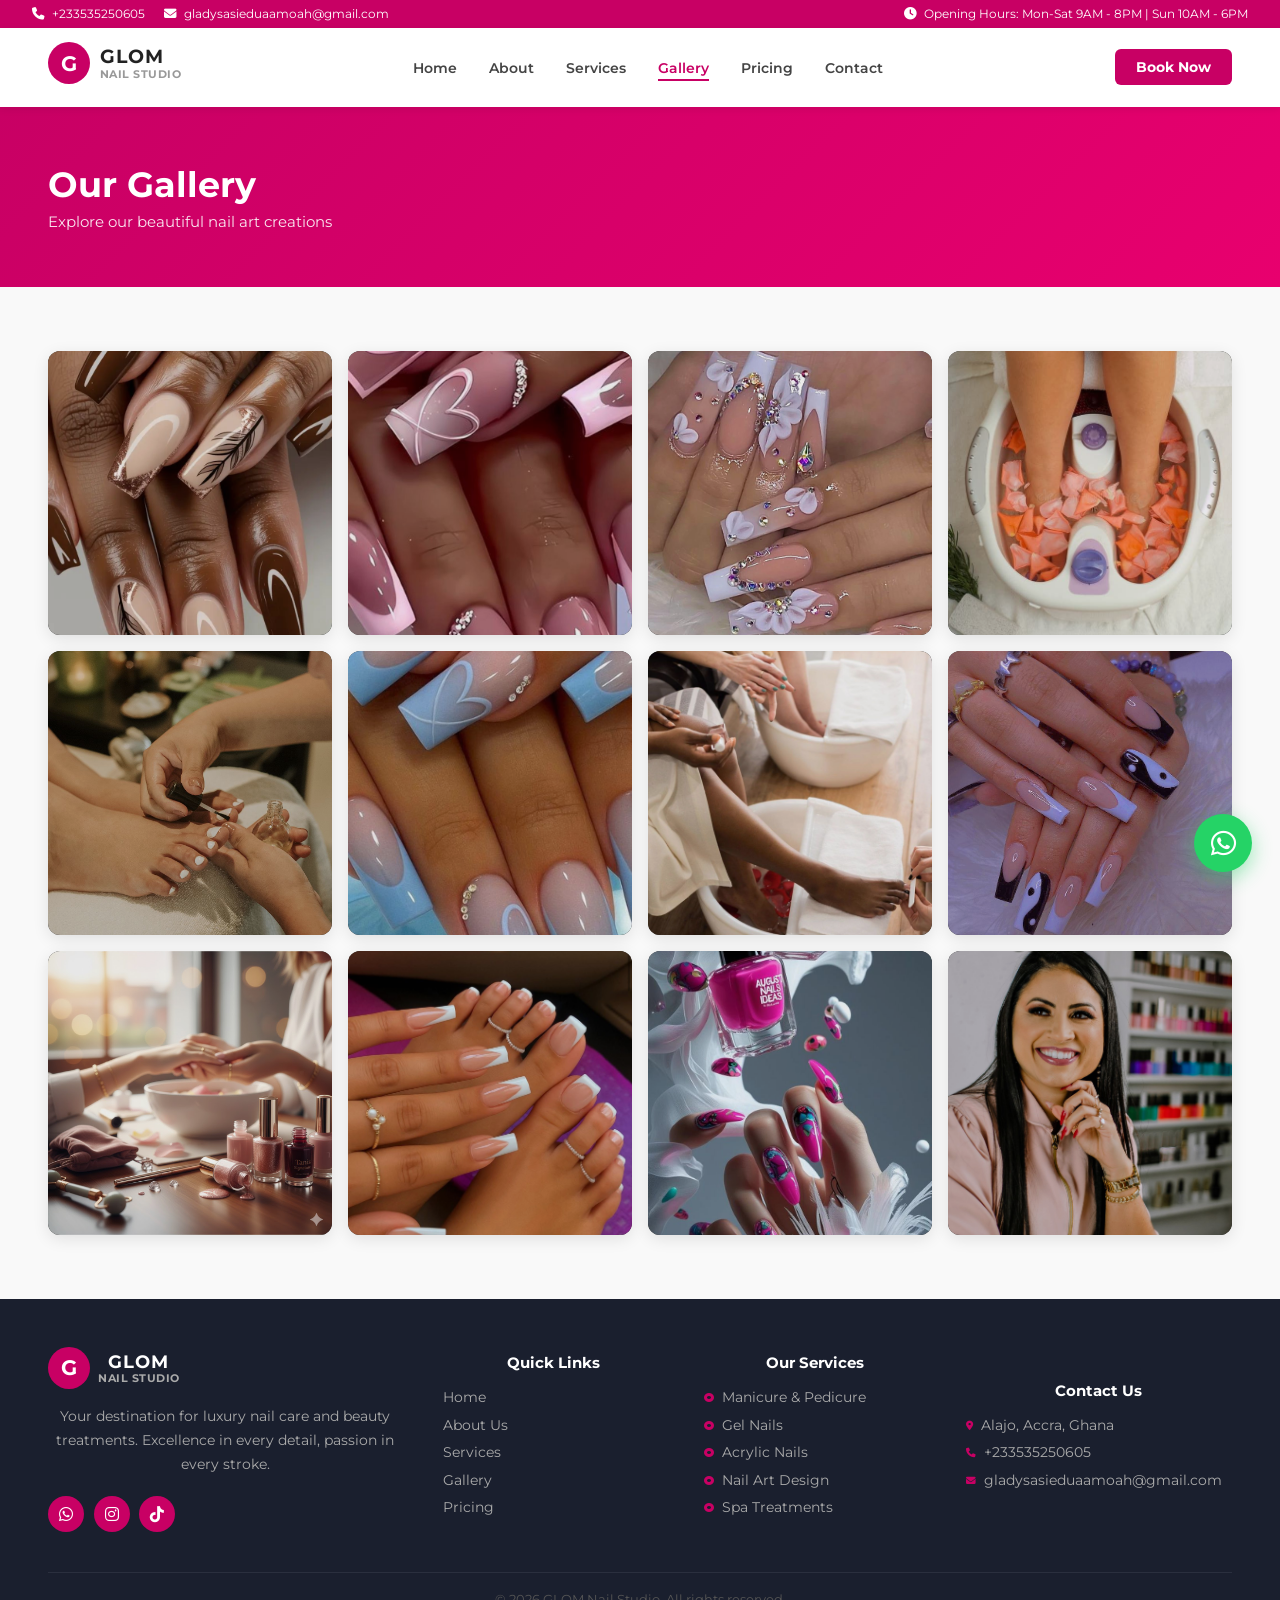
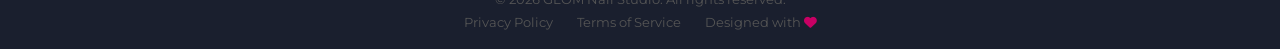
<file: pages/gallary.html>
﻿<!DOCTYPE html>
<html lang="en">
<head>
    <meta charset="UTF-8">
    <meta name="viewport" content="width=device-width, initial-scale=1.0">
    <title>Gallery | GLOM Nail Studio</title>
    <link rel="stylesheet" href="../style.css">
    <link rel="stylesheet" href="../css/shared.css">
    <link rel="stylesheet" href="../css/gallary.css">
    <link href="https://fonts.googleapis.com/css2?family=Montserrat:wght@400;600;700&display=swap" rel="stylesheet">
    <link rel="stylesheet" href="https://cdnjs.cloudflare.com/ajax/libs/font-awesome/6.5.0/css/all.min.css">
    <link rel="manifest" href="../manifest.json">
    <link rel="icon" type="image/svg+xml" href="../icons/icon.svg">
    <link rel="apple-touch-icon" href="../icons/icon.svg">
    <meta name="theme-color" content="#c80064">
    <meta name="apple-mobile-web-app-capable" content="yes">
    <meta name="apple-mobile-web-app-title" content="GLOM">
</head>
<body>

    <div class="topbar">
        <div class="topbar-left">
            <span><i class="fa-solid fa-phone"></i> +233535250605</span>
            <span><i class="fa-solid fa-envelope"></i> gladysasieduaamoah@gmail.com</span>
        </div>
        <div class="topbar-right">
            <span><i class="fa-solid fa-clock"></i> Opening Hours: Mon-Sat 9AM - 8PM | Sun 10AM - 6PM</span>
        </div>
    </div>

    <header class="header">
        <div class="header-inner">
            <a href="../index.html" class="logo">
                <span class="logo-icon">G</span>
                <div class="logo-text">
                    <span class="logo-main">GLOM</span>
                    <span class="logo-sub">Nail Studio</span>
                </div>
            </a>
            <button class="menu-toggle" id="menuToggle" aria-label="Toggle menu"><span></span><span></span><span></span></button>
            <nav class="nav">
                <ul>
                    <li><a href="../index.html">Home</a></li>
                    <li><a href="../pages/about.html">About</a></li>
                    <li><a href="../pages/service.html">Services</a></li>
                    <li><a href="../pages/gallary.html" class="active">Gallery</a></li>
                    <li><a href="../pages/pricing.html">Pricing</a></li>
                    <li><a href="../pages/contact.html">Contact</a></li>
                </ul>
            </nav>
            <a href="../pages/booking.html" class="btn-book">Book Now</a>
        </div>
    </header>

    <section class="page-hero">
        <div class="page-hero-content">
            <h1>Our Gallery</h1>
            <p>Explore our beautiful nail art creations</p>
        </div>
    </section>

    <section class="gallery-section">
        <div class="gallery-grid">
            <div class="gallery-item"><img src="../images/9875e5c90f78f1cc9e4b57debd79fa04.jpg" alt="Nail Art 1"></div>
            <div class="gallery-item"><img src="../images/ac4549061b543845bc4074150025903b.jpg" alt="Nail Art 2"></div>
            <div class="gallery-item"><img src="../images/b3882babafc0d98e64a06a851400e87c.jpg" alt="Nail Art 3"></div>
            <div class="gallery-item"><img src="../images/c8094588c234b8c26aead7d145926b59.jpg" alt="Nail Art 4"></div>
            <div class="gallery-item"><img src="../images/d9d9e7df6b69b172aa2e26c4d341e6b6.jpg" alt="Nail Art 5"></div>
            <div class="gallery-item"><img src="../images/da40ec0b4f150cbf131b1be71d8b4ba4.jpg" alt="Nail Art 6"></div>
            <div class="gallery-item"><img src="../images/f0f7f1f6be04e57e86712ad90a17e197.jpg" alt="Nail Art 7"></div>
            <div class="gallery-item"><img src="../images/fe2311cdf8b555616f68dddaa11521a8.jpg" alt="Nail Art 8"></div>
            <div class="gallery-item"><img src="../images/vd.jpg" alt="Nail Art 9"></div>
            <div class="gallery-item"><img src="../images/ba.jpg" alt="Nail Art 10"></div>
            <div class="gallery-item"><img src="../images/TA.jpg" alt="Nail Art 11"></div>
            <div class="gallery-item"><img src="../images/gtv.jpg" alt="Nail Art 12"></div>
        </div>
    </section>

    <footer class="footer">
        <div class="footer-container">
            <div class="footer-brand">
                <div class="footer-logo">
                    <span class="logo-icon">G</span>
                    <div class="logo-text">
                        <span class="logo-main">GLOM</span>
                        <span class="logo-sub">Nail Studio</span>
                    </div>
                </div>
                <p>Your destination for luxury nail care and beauty treatments. Excellence in every detail, passion in every stroke.</p>
                <div class="social-icons">
                    <a href="https://wa.me/233535250605" target="_blank" aria-label="WhatsApp"><i class="fa-brands fa-whatsapp"></i></a>
                    <a href="https://instagram.com/AMOHGLADYSASEIDUA" target="_blank" aria-label="Instagram"><i class="fa-brands fa-instagram"></i></a>
                    <a href="https://tiktok.com/@gladys_glow" target="_blank" aria-label="TikTok"><i class="fa-brands fa-tiktok"></i></a>
                </div>
            </div>
            <div class="footer-col">
                <h4>Quick Links</h4>
                <ul>
                    <li><a href="../index.html">Home</a></li>
                    <li><a href="../pages/about.html">About Us</a></li>
                    <li><a href="../pages/service.html">Services</a></li>
                    <li><a href="../pages/gallary.html">Gallery</a></li>
                    <li><a href="../pages/pricing.html">Pricing</a></li>
                </ul>
            </div>
            <div class="footer-col">
                <h4>Our Services</h4>
                <ul>
                    <li><i class="fa-solid fa-circle-dot"></i> Manicure &amp; Pedicure</li>
                    <li><i class="fa-solid fa-circle-dot"></i> Gel Nails</li>
                    <li><i class="fa-solid fa-circle-dot"></i> Acrylic Nails</li>
                    <li><i class="fa-solid fa-circle-dot"></i> Nail Art Design</li>
                    <li><i class="fa-solid fa-circle-dot"></i> Spa Treatments</li>
                </ul>
            </div>
            <div class="footer-col">
                <h4>Contact Us</h4>
                <ul class="contact-list">
                    <li><i class="fa-solid fa-location-dot"></i> Alajo, Accra, Ghana</li>
                    <li><i class="fa-solid fa-phone"></i> +233535250605</li>
                    <li><i class="fa-solid fa-envelope"></i> gladysasieduaamoah@gmail.com</li>
                </ul>
            </div>
        </div>
        <div class="footer-bottom">
            <p>&copy; 2026 GLOM Nail Studio. All rights reserved.</p>
            <div class="footer-bottom-links">
                <a href="#">Privacy Policy</a>
                <a href="#">Terms of Service</a>
                <a href="#">Designed with <i class="fa-solid fa-heart" style="color:#c80064"></i></a>
            </div>
        </div>
    </footer>

    <script>
        const toggle = document.getElementById('menuToggle');
        const nav = document.querySelector('.nav');
        toggle.addEventListener('click', () => nav.classList.toggle('open'));
    </script>
    <script>if ('serviceWorker' in navigator) { navigator.serviceWorker.register('../sw.js'); }</script>
</body>
</html>
    <a href="https://wa.me/233535250605" target="_blank" class="whatsapp-float" aria-label="Chat on WhatsApp">
        <i class="fa-brands fa-whatsapp"></i>
    </a>
</body>
</html>
</file>
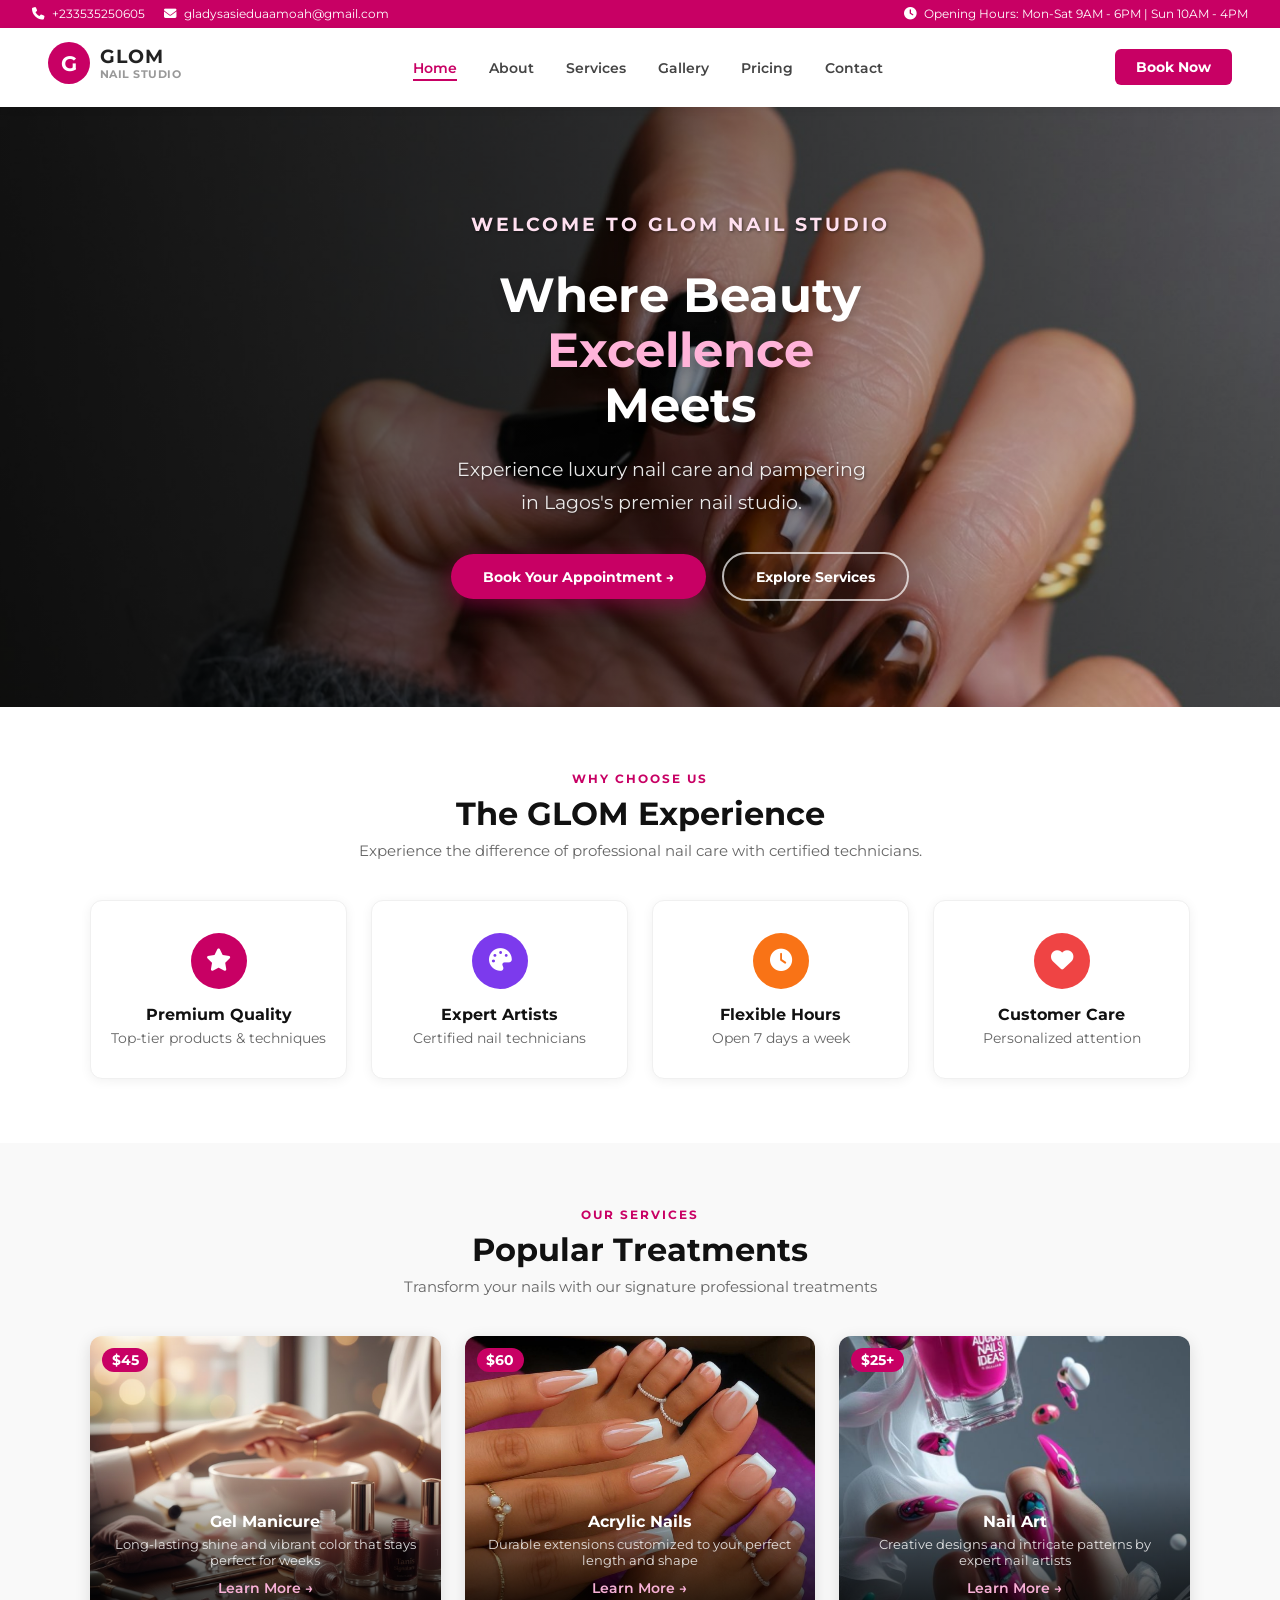
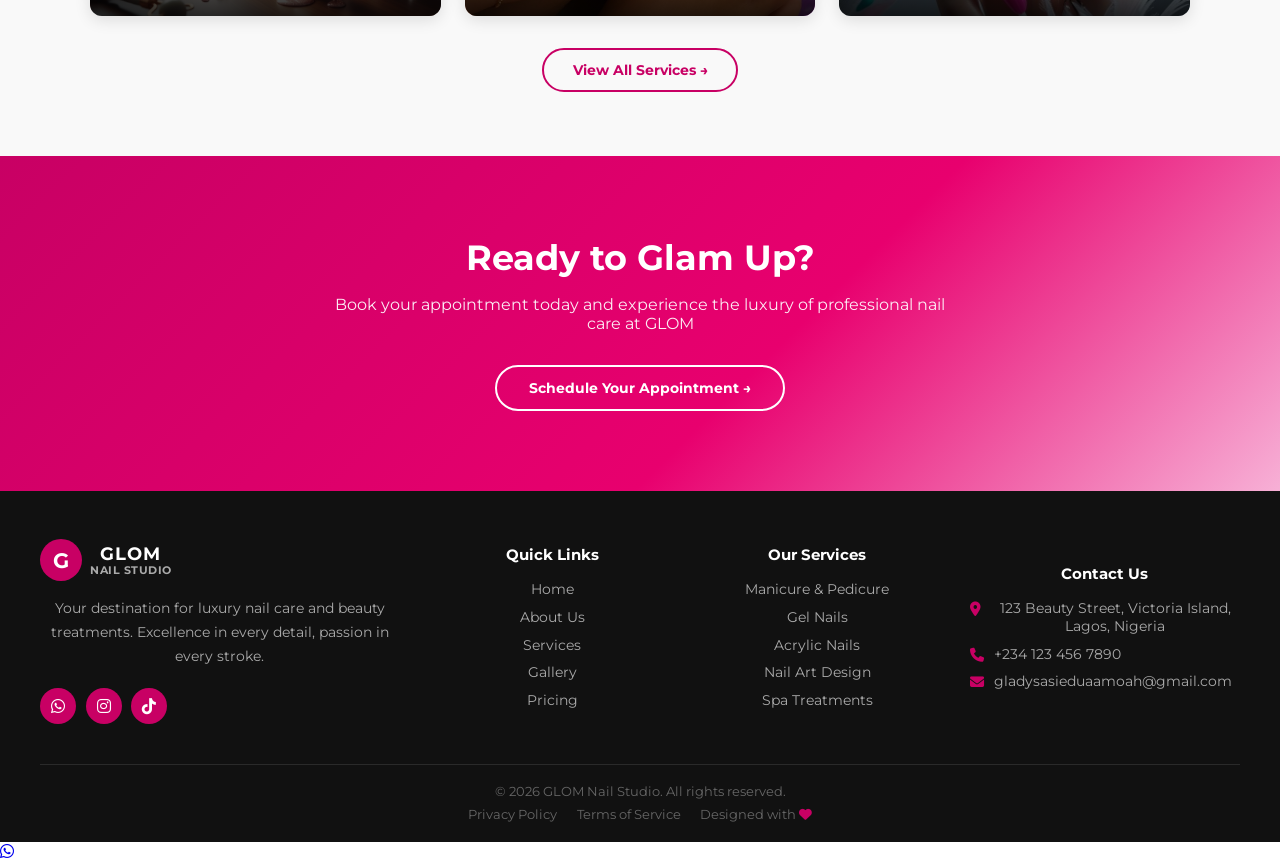
<file: pages/home.html>
<!DOCTYPE html>
<html lang="en">
<head>
    <meta charset="UTF-8">
    <meta name="viewport" content="width=device-width, initial-scale=1.0">
    <title>GLOM Nail Studio</title>
    <link rel="stylesheet" href="../style.css">
    <link rel="stylesheet" href="../css/home.css">
    <link href="https://fonts.googleapis.com/css2?family=Montserrat:wght@400;600;700&display=swap" rel="stylesheet">
    <link rel="stylesheet" href="https://cdnjs.cloudflare.com/ajax/libs/font-awesome/6.5.0/css/all.min.css">
</head>
<body>

    <!-- Top Bar -->
    <div class="topbar">
        <div class="topbar-left">
            <span><i class="fa-solid fa-phone"></i> +233535250605</span>
            <span><i class="fa-solid fa-envelope"></i> gladysasieduaamoah@gmail.com</span>
        </div>
        <div class="topbar-right">
            <span><i class="fa-solid fa-clock"></i> Opening Hours: Mon-Sat 9AM - 6PM | Sun 10AM - 4PM</span>
        </div>
    </div>

    <!-- Header -->
    <header class="header">
        <div class="header-inner">
            <div class="logo">
                <span class="logo-icon">G</span>
                <div class="logo-text">
                    <span class="logo-main">GLOM</span>
                    <span class="logo-sub">Nail Studio</span>
                </div>
            </div>
            <button class="menu-toggle" id="menuToggle" aria-label="Toggle menu"><span></span><span></span><span></span></button>
            <nav class="nav">
                <ul>
                    <li><a href="home.html" class="active">Home</a></li>
                    <li><a href="about.html">About</a></li>
                    <li><a href="service.html">Services</a></li>
                    <li><a href="gallary.html">Gallery</a></li>
                    <li><a href="pricing.html">Pricing</a></li>
                    <li><a href="contact.html">Contact</a></li>
                </ul>
            </nav>
            <a href="booking.html" class="btn-book">Book Now</a>
        </div>
    </header>

    <!-- Hero -->
    <section class="hero">
        <div class="hero-overlay"></div>
        <div class="hero-content">
            <p class="welcome">WELCOME TO GLOM NAIL STUDIO</p>
            <h1>Where Beauty<br><span class="highlight">Excellence</span><br>Meets</h1>
            <p class="hero-sub">Experience luxury nail care and pampering in Lagos's premier nail studio.</p>
            <div class="hero-buttons">
                <a href="booking.html" class="btn-primary">Book Your Appointment &rarr;</a>
                <a href="service.html" class="btn-outline">Explore Services</a>
            </div>
        </div>
    </section>

    <!-- Why Choose Us -->
    <section class="glom-experience">
        <p class="section-tag">WHY CHOOSE US</p>
        <h2>The GLOM Experience</h2>
        <p class="section-sub">Experience the difference of professional nail care with certified technicians.</p>
        <div class="features">
            <div class="feature">
                <div class="feature-icon pink"><i class="fa-solid fa-star"></i></div>
                <h4>Premium Quality</h4>
                <p>Top-tier products &amp; techniques</p>
            </div>
            <div class="feature">
                <div class="feature-icon purple"><i class="fa-solid fa-palette"></i></div>
                <h4>Expert Artists</h4>
                <p>Certified nail technicians</p>
            </div>
            <div class="feature">
                <div class="feature-icon orange"><i class="fa-solid fa-clock"></i></div>
                <h4>Flexible Hours</h4>
                <p>Open 7 days a week</p>
            </div>
            <div class="feature">
                <div class="feature-icon red"><i class="fa-solid fa-heart"></i></div>
                <h4>Customer Care</h4>
                <p>Personalized attention</p>
            </div>
        </div>
    </section>

    <!-- Popular Treatments -->
    <section class="popular-treatments">
        <p class="section-tag">OUR SERVICES</p>
        <h2>Popular Treatments</h2>
        <p class="section-sub">Transform your nails with our signature professional treatments</p>
        <div class="treatments">
            <div class="treatment">
                <div class="treatment-img-wrap">
                    <img src="../images/vd.jpg" alt="Gel Manicure">
                    <span class="price-badge">$45</span>
                    <div class="treatment-body">
                        <h4>Gel Manicure</h4>
                        <p>Long-lasting shine and vibrant color that stays perfect for weeks</p>
                        <a href="service.html" class="learn-more">Learn More &rarr;</a>
                    </div>
                </div>
            </div>
            <div class="treatment">
                <div class="treatment-img-wrap">
                    <img src="../images/ba.jpg" alt="Acrylic Nails">
                    <span class="price-badge">$60</span>
                    <div class="treatment-body">
                        <h4>Acrylic Nails</h4>
                        <p>Durable extensions customized to your perfect length and shape</p>
                        <a href="service.html" class="learn-more">Learn More &rarr;</a>
                    </div>
                </div>
            </div>
            <div class="treatment">
                <div class="treatment-img-wrap">
                    <img src="../images/TA.jpg" alt="Nail Art">
                    <span class="price-badge">$25+</span>
                    <div class="treatment-body">
                        <h4>Nail Art</h4>
                        <p>Creative designs and intricate patterns by expert nail artists</p>
                        <a href="service.html" class="learn-more">Learn More &rarr;</a>
                    </div>
                </div>
            </div>
            </div>
        </div>
        <a href="service.html" class="btn-outline-pink">View All Services &rarr;</a>
    </section>

    <!-- CTA -->
    <section class="cta">
        <h2>Ready to Glam Up?</h2>
        <p>Book your appointment today and experience the luxury of professional nail<br>care at GLOM</p>
        <a href="booking.html" class="btn-outline-white">Schedule Your Appointment &rarr;</a>
    </section>

    <!-- Footer -->
    <footer class="footer">
        <div class="footer-container">
            <div class="footer-brand">
                <div class="footer-logo">
                    <span class="logo-icon">G</span>
                    <div class="logo-text">
                        <span class="logo-main">GLOM</span>
                        <span class="logo-sub">Nail Studio</span>
                    </div>
                </div>
                <p>Your destination for luxury nail care and beauty treatments. Excellence in every detail, passion in every stroke.</p>
                <div class="social-icons">
                    <a href="https://wa.me/233535250605" target="_blank" aria-label="WhatsApp"><i class="fa-brands fa-whatsapp"></i></a>
                    <a href="https://instagram.com/AMOHGLADYSASEIDUA" target="_blank" aria-label="Instagram"><i class="fa-brands fa-instagram"></i></a>
                    <a href="https://tiktok.com/@gladys_glow" target="_blank" aria-label="TikTok"><i class="fa-brands fa-tiktok"></i></a>
                </div>
            </div>
            <div class="footer-col">
                <h4>Quick Links</h4>
                <ul>
                    <li><a href="home.html">Home</a></li>
                    <li><a href="about.html">About Us</a></li>
                    <li><a href="service.html">Services</a></li>
                    <li><a href="gallary.html">Gallery</a></li>
                    <li><a href="pricing.html">Pricing</a></li>
                </ul>
            </div>
            <div class="footer-col">
                <h4>Our Services</h4>
                <ul>
                    <li>Manicure &amp; Pedicure</li>
                    <li>Gel Nails</li>
                    <li>Acrylic Nails</li>
                    <li>Nail Art Design</li>
                    <li>Spa Treatments</li>
                </ul>
            </div>
            <div class="footer-col">
                <h4>Contact Us</h4>
                <ul class="contact-list">
                    <li><i class="fa-solid fa-location-dot"></i> 123 Beauty Street, Victoria Island, Lagos, Nigeria</li>
                    <li><i class="fa-solid fa-phone"></i> +234 123 456 7890</li>
                    <li><i class="fa-solid fa-envelope"></i> gladysasieduaamoah@gmail.com</li>
                </ul>
            </div>
        </div>
        <div class="footer-bottom">
            <p>&copy; 2026 GLOM Nail Studio. All rights reserved.</p>
            <div class="footer-bottom-links">
                <a href="#">Privacy Policy</a>
                <a href="#">Terms of Service</a>
                <a href="#">Designed with <i class="fa-solid fa-heart" style="color:#c80064"></i></a>
            </div>
        </div>
    </footer>

    <!-- Floating WhatsApp Button -->
    <a href="https://wa.me/233535250605" target="_blank" class="whatsapp-float" aria-label="Chat on WhatsApp">
        <i class="fa-brands fa-whatsapp"></i>
    </a>

    <script>
        const toggle = document.getElementById('menuToggle');
        const nav = document.querySelector('.nav');
        toggle.addEventListener('click', () => nav.classList.toggle('open'));
    </script>
</body>
</html>
</file>
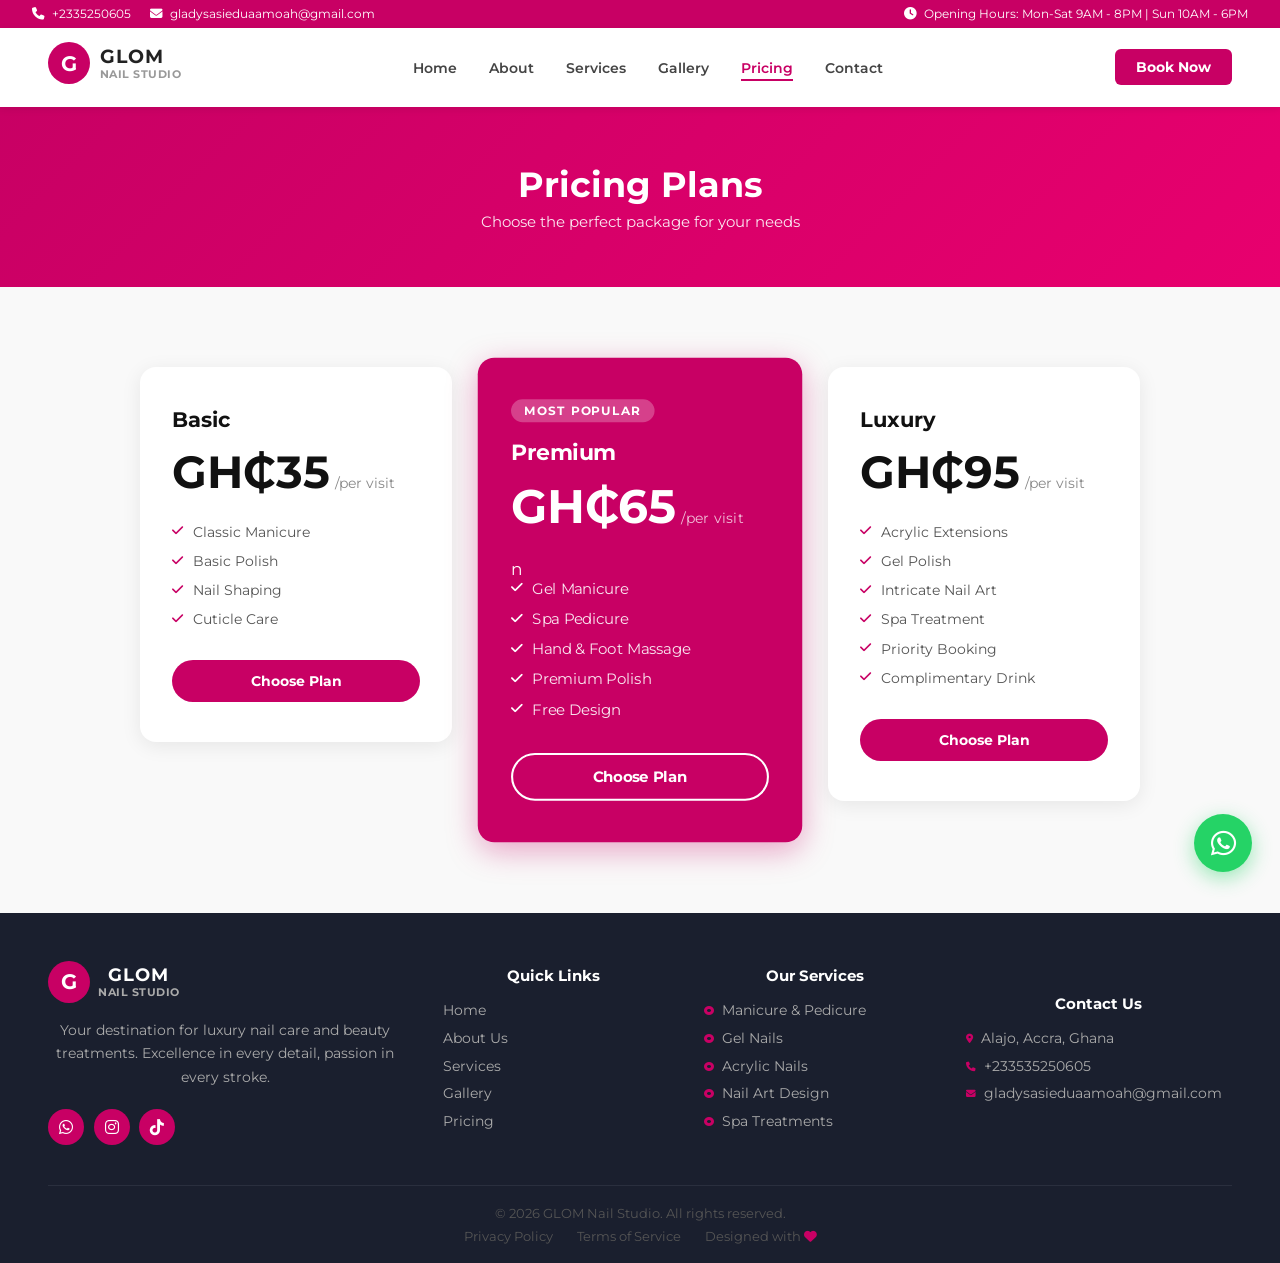
<file: pages/pricing.html>
﻿<!DOCTYPE html>
<html lang="en">
<head>
    <meta charset="UTF-8">
    <meta name="viewport" content="width=device-width, initial-scale=1.0">
    <title>Pricing | GLOM Nail Studio</title>
    <link rel="stylesheet" href="../style.css">
    <link rel="stylesheet" href="../css/shared.css">
    <link rel="stylesheet" href="../css/pricing.css">
    <link href="https://fonts.googleapis.com/css2?family=Montserrat:wght@400;600;700&display=swap" rel="stylesheet">
    <link rel="stylesheet" href="https://cdnjs.cloudflare.com/ajax/libs/font-awesome/6.5.0/css/all.min.css">
    <link rel="manifest" href="../manifest.json">
    <link rel="icon" type="image/svg+xml" href="../icons/icon.svg">
    <link rel="apple-touch-icon" href="../icons/icon.svg">
    <meta name="theme-color" content="#c80064">
    <meta name="apple-mobile-web-app-capable" content="yes">
    <meta name="apple-mobile-web-app-title" content="GLOM">
</head>
<body>

    <div class="topbar">
        <div class="topbar-left">
            <span><i class="fa-solid fa-phone"></i> +2335250605</span>
            <span><i class="fa-solid fa-envelope"></i> gladysasieduaamoah@gmail.com</span>
        </div>
        <div class="topbar-right">
            <span><i class="fa-solid fa-clock"></i> Opening Hours: Mon-Sat 9AM - 8PM | Sun 10AM - 6PM</span>
        </div>
    </div>

    <header class="header">
        <div class="header-inner">
            <a href="../index.html" class="logo">
                <span class="logo-icon">G</span>
                <div class="logo-text">
                    <span class="logo-main">GLOM</span>
                    <span class="logo-sub">Nail Studio</span>
                </div>
            </a>
            <button class="menu-toggle" id="menuToggle" aria-label="Toggle menu"><span></span><span></span><span></span></button>
            <nav class="nav">
                <ul>
                    <li><a href="../index.html">Home</a></li>
                    <li><a href="../pages/about.html">About</a></li>
                    <li><a href="../pages/service.html">Services</a></li>
                    <li><a href="../pages/gallary.html">Gallery</a></li>
                    <li><a href="../pages/pricing.html" class="active">Pricing</a></li>
                    <li><a href="../pages/contact.html">Contact</a></li>
                </ul>
            </nav>
            <a href="../pages/booking.html" class="btn-book">Book Now</a>
        </div>
    </header>

    <section class="page-hero pricing-hero">
        <div class="page-hero-content">
            <h1>Pricing Plans</h1>
            <p>Choose the perfect package for your needs</p>
        </div>
    </section>

    <section class="pricing-section">
        <div class="pricing-cards">

            <div class="pricing-card">
                <h3>Basic</h3>
                <div class="price-wrap"><span class="price-amount">GH₵35</span><span class="price-per">/per visit</span></div>
                <ul class="price-features">
                    <li><i class="fa-solid fa-check"></i> Classic Manicure</li>
                    <li><i class="fa-solid fa-check"></i> Basic Polish</li>
                    <li><i class="fa-solid fa-check"></i> Nail Shaping</li>
                    <li><i class="fa-solid fa-check"></i> Cuticle Care</li>
                </ul>
                <a href="../pages/booking.html" class="btn-plan">Choose Plan</a>
            </div>

            <div class="pricing-card featured">
                <div class="popular-tag">MOST POPULAR</div>
                <h3>Premium</h3>
                <div class="price-wrap"><span class="price-amount">GH₵65</span><span class="price-per">/per visit</span></div>
                <ul class="price-features">n
                    <li><i class="fa-solid fa-check"></i> Gel Manicure</li>
                    <li><i class="fa-solid fa-check"></i> Spa Pedicure</li>
                    <li><i class="fa-solid fa-check"></i> Hand &amp; Foot Massage</li>
                    <li><i class="fa-solid fa-check"></i> Premium Polish</li>
                    <li><i class="fa-solid fa-check"></i> Free Design</li>
                </ul>
                <a href="../pages/booking.html" class="btn-plan outline">Choose Plan</a>
            </div>

            <div class="pricing-card">
                <h3>Luxury</h3>
                <div class="price-wrap"><span class="price-amount">GH₵95</span><span class="price-per">/per visit</span></div>
                <ul class="price-features">
                    <li><i class="fa-solid fa-check"></i> Acrylic Extensions</li>
                    <li><i class="fa-solid fa-check"></i> Gel Polish</li>
                    <li><i class="fa-solid fa-check"></i> Intricate Nail Art</li>
                    <li><i class="fa-solid fa-check"></i> Spa Treatment</li>
                    <li><i class="fa-solid fa-check"></i> Priority Booking</li>
                    <li><i class="fa-solid fa-check"></i> Complimentary Drink</li>
                </ul>
                <a href="../pages/booking.html" class="btn-plan">Choose Plan</a>
            </div>

        </div>
    </section>

    <footer class="footer">
        <div class="footer-container">
            <div class="footer-brand">
                <div class="footer-logo">
                    <span class="logo-icon">G</span>
                    <div class="logo-text">
                        <span class="logo-main">GLOM</span>
                        <span class="logo-sub">Nail Studio</span>
                    </div>
                </div>
                <p>Your destination for luxury nail care and beauty treatments. Excellence in every detail, passion in every stroke.</p>
                <div class="social-icons">
                    <a href="https://wa.me/233535250605" target="_blank" aria-label="WhatsApp"><i class="fa-brands fa-whatsapp"></i></a>
                    <a href="https://instagram.com/AMOHGLADYSASEIDUA" target="_blank" aria-label="Instagram"><i class="fa-brands fa-instagram"></i></a>
                    <a href="https://tiktok.com/@gladys_glow" target="_blank" aria-label="TikTok"><i class="fa-brands fa-tiktok"></i></a>
                </div>
            </div>
            <div class="footer-col">
                <h4>Quick Links</h4>
                <ul>
                    <li><a href="../index.html">Home</a></li>
                    <li><a href="../pages/about.html">About Us</a></li>
                    <li><a href="../pages/service.html">Services</a></li>
                    <li><a href="../pages/gallary.html">Gallery</a></li>
                    <li><a href="../pages/pricing.html">Pricing</a></li>
                </ul>
            </div>
            <div class="footer-col">
                <h4>Our Services</h4>
                <ul>
                    <li><i class="fa-solid fa-circle-dot"></i> Manicure &amp; Pedicure</li>
                    <li><i class="fa-solid fa-circle-dot"></i> Gel Nails</li>
                    <li><i class="fa-solid fa-circle-dot"></i> Acrylic Nails</li>
                    <li><i class="fa-solid fa-circle-dot"></i> Nail Art Design</li>
                    <li><i class="fa-solid fa-circle-dot"></i> Spa Treatments</li>
                </ul>
            </div>
            <div class="footer-col">
                <h4>Contact Us</h4>
                <ul class="contact-list">
                    <li><i class="fa-solid fa-location-dot"></i> Alajo, Accra, Ghana</li>
                    <li><i class="fa-solid fa-phone"></i> +233535250605</li>
                    <li><i class="fa-solid fa-envelope"></i> gladysasieduaamoah@gmail.com</li>
                </ul>
            </div>
        </div>
        <div class="footer-bottom">
            <p>&copy; 2026 GLOM Nail Studio. All rights reserved.</p>
            <div class="footer-bottom-links">
                <a href="#">Privacy Policy</a>
                <a href="#">Terms of Service</a>
                <a href="#">Designed with <i class="fa-solid fa-heart" style="color:#c80064"></i></a>
            </div>
        </div>
    </footer>

    <script>
        const toggle = document.getElementById('menuToggle');
        const nav = document.querySelector('.nav');
        toggle.addEventListener('click', () => nav.classList.toggle('open'));
    </script>
    <script>if ('serviceWorker' in navigator) { navigator.serviceWorker.register('../sw.js'); }</script>

    <!-- Floating WhatsApp Button -->
    <a href="https://wa.me/233535250605" target="_blank" class="whatsapp-float" aria-label="Chat on WhatsApp">
        <i class="fa-brands fa-whatsapp"></i>
    </a>
</body>
</html>
</file>
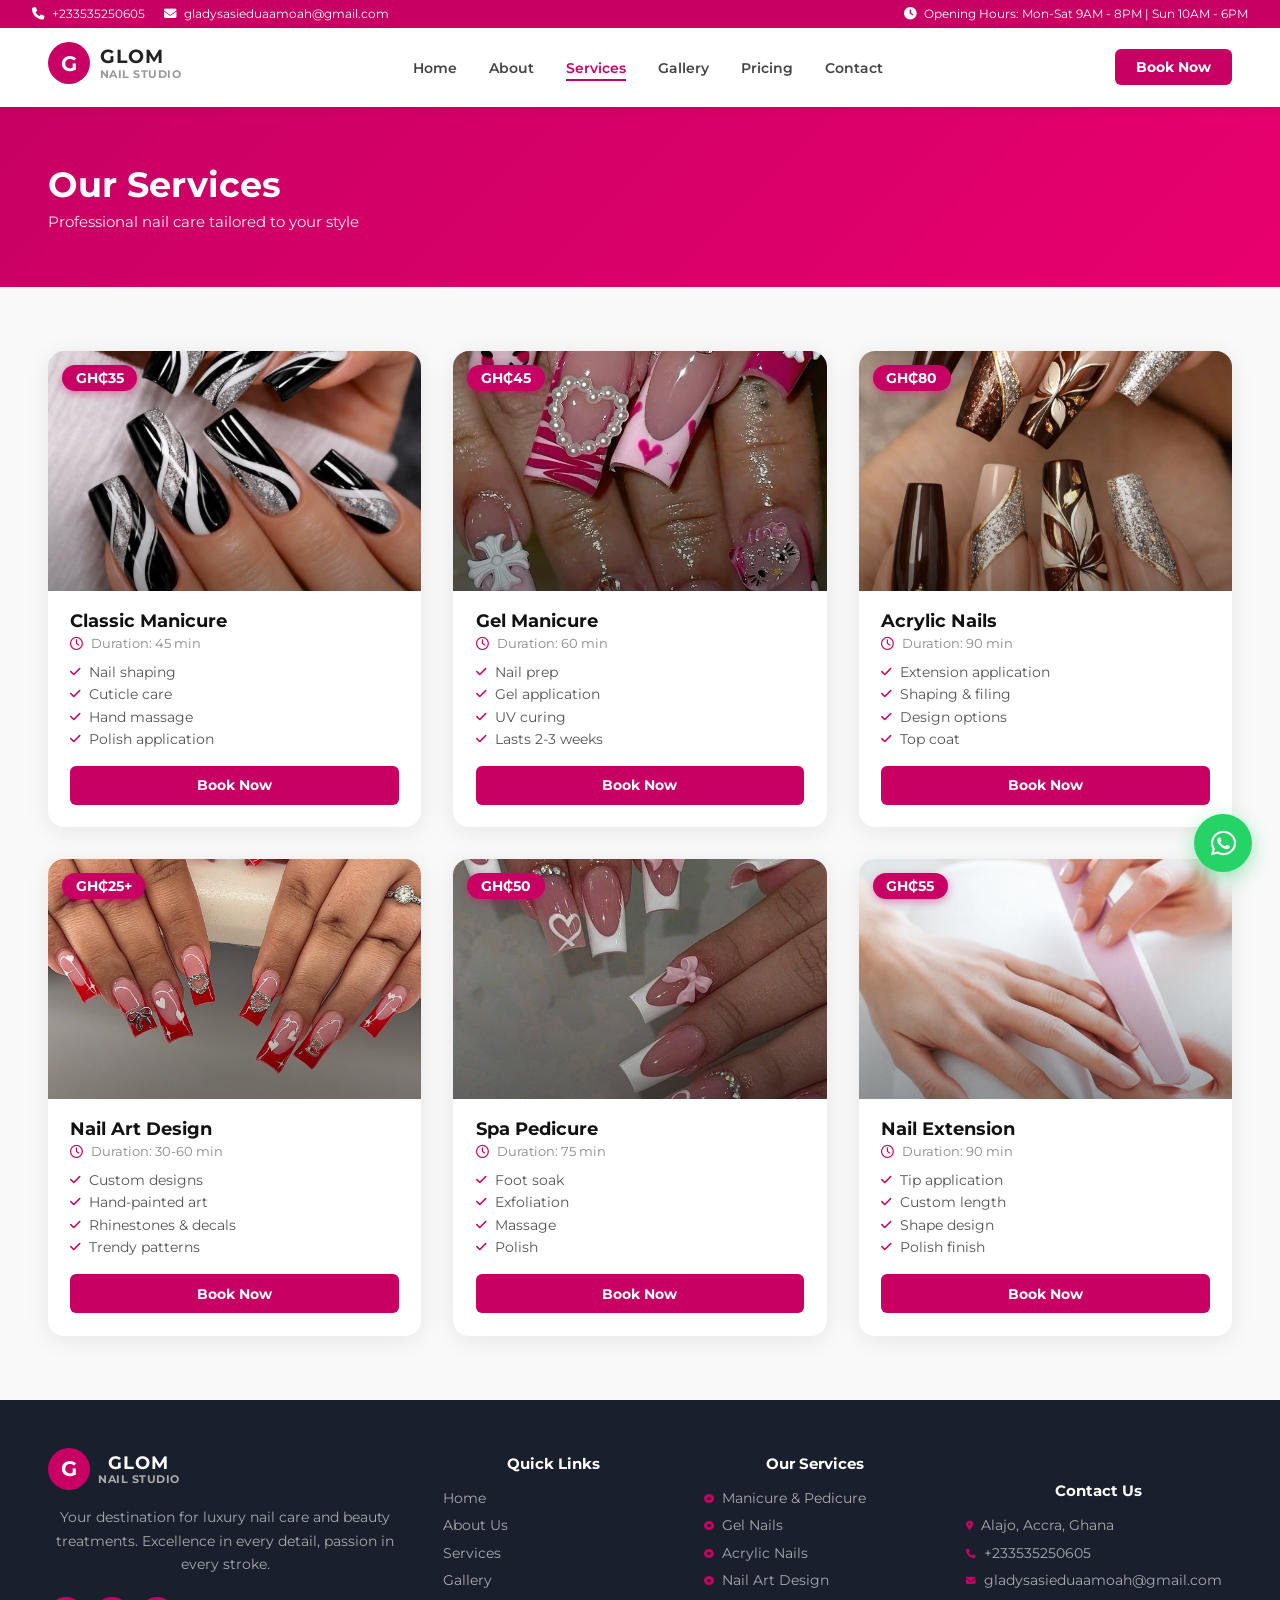
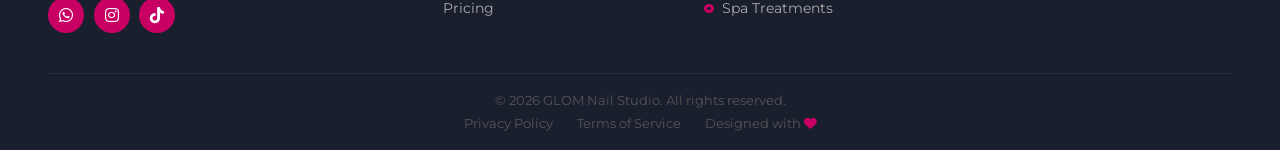
<file: pages/service.html>
﻿<!DOCTYPE html>
<html lang="en">
<head>
    <meta charset="UTF-8">
    <meta name="viewport" content="width=device-width, initial-scale=1.0">
    <title>Services | GLOM Nail Studio</title>
    <link rel="stylesheet" href="../style.css">
    <link rel="stylesheet" href="../css/shared.css">
    <link rel="stylesheet" href="../css/service.css">
    <link href="https://fonts.googleapis.com/css2?family=Montserrat:wght@400;600;700&display=swap" rel="stylesheet">
    <link rel="stylesheet" href="https://cdnjs.cloudflare.com/ajax/libs/font-awesome/6.5.0/css/all.min.css">
    <link rel="manifest" href="../manifest.json">
    <link rel="icon" type="image/svg+xml" href="../icons/icon.svg">
    <link rel="apple-touch-icon" href="../icons/icon.svg">
    <meta name="theme-color" content="#c80064">
    <meta name="apple-mobile-web-app-capable" content="yes">
    <meta name="apple-mobile-web-app-title" content="GLOM">
</head>
<body>

    <div class="topbar">
        <div class="topbar-left">
            <span><i class="fa-solid fa-phone"></i> +233535250605</span>
            <span><i class="fa-solid fa-envelope"></i> gladysasieduaamoah@gmail.com</span>
        </div>
        <div class="topbar-right">
            <span><i class="fa-solid fa-clock"></i> Opening Hours: Mon-Sat 9AM - 8PM | Sun 10AM - 6PM</span>
        </div>
    </div>

    <header class="header">
        <div class="header-inner">
            <a href="../index.html" class="logo">
                <span class="logo-icon">G</span>
                <div class="logo-text">
                    <span class="logo-main">GLOM</span>
                    <span class="logo-sub">Nail Studio</span>
                </div>
            </a>
            <button class="menu-toggle" id="menuToggle" aria-label="Toggle menu"><span></span><span></span><span></span></button>
            <nav class="nav">
                <ul>
                    <li><a href="../index.html">Home</a></li>
                    <li><a href="../pages/about.html">About</a></li>
                    <li><a href="../pages/service.html" class="active">Services</a></li>
                    <li><a href="../pages/gallary.html">Gallery</a></li>
                    <li><a href="../pages/pricing.html">Pricing</a></li>
                    <li><a href="../pages/contact.html">Contact</a></li>
                </ul>
            </nav>
            <a href="../pages/booking.html" class="btn-book">Book Now</a>
        </div>
    </header>

    <section class="page-hero">
        <div class="page-hero-content">
            <h1>Our Services</h1>
            <p>Professional nail care tailored to your style</p>
        </div>
    </section>

    <section class="services-section">
        <div class="services-grid">

            <div class="service-card">
                <div class="service-img-wrap">
                    <img src="../images/02c9bc3d75b7c9843e276cfea4557d60.jpg" alt="Classic Manicure">
                    <span class="price-badge">GH₵35</span>
                </div>
                <div class="service-body">
                    <h3>Classic Manicure</h3>
                    <p class="duration"><i class="fa-regular fa-clock"></i> Duration: 45 min</p>
                    <ul class="service-features">
                        <li><i class="fa-solid fa-check"></i> Nail shaping</li>
                        <li><i class="fa-solid fa-check"></i> Cuticle care</li>
                        <li><i class="fa-solid fa-check"></i> Hand massage</li>
                        <li><i class="fa-solid fa-check"></i> Polish application</li>
                    </ul>
                    <a href="../pages/booking.html" class="btn-book-service">Book Now</a>
                </div>
            </div>

            <div class="service-card">
                <div class="service-img-wrap">
                    <img src="../images/244521bcf1d37208651c58be1d81d03a.jpg" alt="Gel Manicure">
                    <span class="price-badge">GH₵45</span>
                </div>
                <div class="service-body">
                    <h3>Gel Manicure</h3>
                    <p class="duration"><i class="fa-regular fa-clock"></i> Duration: 60 min</p>
                    <ul class="service-features">
                        <li><i class="fa-solid fa-check"></i> Nail prep</li>
                        <li><i class="fa-solid fa-check"></i> Gel application</li>
                        <li><i class="fa-solid fa-check"></i> UV curing</li>
                        <li><i class="fa-solid fa-check"></i> Lasts 2-3 weeks</li>
                    </ul>
                    <a href="../pages/booking.html" class="btn-book-service">Book Now</a>
                </div>
            </div>

            <div class="service-card">
                <div class="service-img-wrap">
                    <img src="../images/247c65649f5dd7d5f5966a1c6a635a4d.jpg" alt="Acrylic Nails">
                    <span class="price-badge">GH₵80</span>
                </div>
                <div class="service-body">
                    <h3>Acrylic Nails</h3>
                    <p class="duration"><i class="fa-regular fa-clock"></i> Duration: 90 min</p>
                    <ul class="service-features">
                        <li><i class="fa-solid fa-check"></i> Extension application</li>
                        <li><i class="fa-solid fa-check"></i> Shaping &amp; filing</li>
                        <li><i class="fa-solid fa-check"></i> Design options</li>
                        <li><i class="fa-solid fa-check"></i> Top coat</li>
                    </ul>
                    <a href="../pages/booking.html" class="btn-book-service">Book Now</a>
                </div>
            </div>

            <div class="service-card">
                <div class="service-img-wrap">
                    <img src="../images/2ed56eeaed4ed9ef0994e2baa754fa98.jpg" alt="Nail Art Design">
                    <span class="price-badge">GH₵25+</span>
                </div>
                <div class="service-body">
                    <h3>Nail Art Design</h3>
                    <p class="duration"><i class="fa-regular fa-clock"></i> Duration: 30-60 min</p>
                    <ul class="service-features">
                        <li><i class="fa-solid fa-check"></i> Custom designs</li>
                        <li><i class="fa-solid fa-check"></i> Hand-painted art</li>
                        <li><i class="fa-solid fa-check"></i> Rhinestones &amp; decals</li>
                        <li><i class="fa-solid fa-check"></i> Trendy patterns</li>
                    </ul>
                    <a href="../pages/booking.html" class="btn-book-service">Book Now</a>
                </div>
            </div>

            <div class="service-card">
                <div class="service-img-wrap">
                    <img src="../images/351715d506a1b8a0efaa8354c6e449d4.jpg" alt="Spa Pedicure">
                    <span class="price-badge">GH₵50</span>
                </div>
                <div class="service-body">
                    <h3>Spa Pedicure</h3>
                    <p class="duration"><i class="fa-regular fa-clock"></i> Duration: 75 min</p>
                    <ul class="service-features">
                        <li><i class="fa-solid fa-check"></i> Foot soak</li>
                        <li><i class="fa-solid fa-check"></i> Exfoliation</li>
                        <li><i class="fa-solid fa-check"></i> Massage</li>
                        <li><i class="fa-solid fa-check"></i> Polish</li>
                    </ul>
                    <a href="../pages/booking.html" class="btn-book-service">Book Now</a>
                </div>
            </div>

            <div class="service-card">
                <div class="service-img-wrap">
                    <img src="../images/4690e0713fa57e135e78646a8f178d5f.jpg" alt="Nail Extension">
                    <span class="price-badge">GH₵55</span>
                </div>
                <div class="service-body">
                    <h3>Nail Extension</h3>
                    <p class="duration"><i class="fa-regular fa-clock"></i> Duration: 90 min</p>
                    <ul class="service-features">
                        <li><i class="fa-solid fa-check"></i> Tip application</li>
                        <li><i class="fa-solid fa-check"></i> Custom length</li>
                        <li><i class="fa-solid fa-check"></i> Shape design</li>
                        <li><i class="fa-solid fa-check"></i> Polish finish</li>
                    </ul>
                    <a href="../pages/booking.html" class="btn-book-service">Book Now</a>
                </div>
            </div>

        </div>
    </section>

    <footer class="footer">
        <div class="footer-container">
            <div class="footer-brand">
                <div class="footer-logo">
                    <span class="logo-icon">G</span>
                    <div class="logo-text">
                        <span class="logo-main">GLOM</span>
                        <span class="logo-sub">Nail Studio</span>
                    </div>
                </div>
                <p>Your destination for luxury nail care and beauty treatments. Excellence in every detail, passion in every stroke.</p>
                <div class="social-icons">
                    <a href="https://wa.me/233535250605" target="_blank" aria-label="WhatsApp"><i class="fa-brands fa-whatsapp"></i></a>
                    <a href="https://instagram.com/AMOHGLADYSASEIDUA" target="_blank" aria-label="Instagram"><i class="fa-brands fa-instagram"></i></a>
                    <a href="https://tiktok.com/@gladys_glow" target="_blank" aria-label="TikTok"><i class="fa-brands fa-tiktok"></i></a>
                </div>
            </div>
            <div class="footer-col">
                <h4>Quick Links</h4>
                <ul>
                    <li><a href="../index.html">Home</a></li>
                    <li><a href="../pages/about.html">About Us</a></li>
                    <li><a href="../pages/service.html">Services</a></li>
                    <li><a href="../pages/gallary.html">Gallery</a></li>
                    <li><a href="../pages/pricing.html">Pricing</a></li>
                </ul>
            </div>
            <div class="footer-col">
                <h4>Our Services</h4>
                <ul>
                    <li><i class="fa-solid fa-circle-dot"></i> Manicure &amp; Pedicure</li>
                    <li><i class="fa-solid fa-circle-dot"></i> Gel Nails</li>
                    <li><i class="fa-solid fa-circle-dot"></i> Acrylic Nails</li>
                    <li><i class="fa-solid fa-circle-dot"></i> Nail Art Design</li>
                    <li><i class="fa-solid fa-circle-dot"></i> Spa Treatments</li>
                </ul>
            </div>
            <div class="footer-col">
                <h4>Contact Us</h4>
                <ul class="contact-list">
                    <li><i class="fa-solid fa-location-dot"></i> Alajo, Accra, Ghana</li>
                    <li><i class="fa-solid fa-phone"></i> +233535250605</li>
                    <li><i class="fa-solid fa-envelope"></i> gladysasieduaamoah@gmail.com</li>
                </ul>
            </div>
        </div>
        <div class="footer-bottom">
            <p>&copy; 2026 GLOM Nail Studio. All rights reserved.</p>
            <div class="footer-bottom-links">
                <a href="#">Privacy Policy</a>
                <a href="#">Terms of Service</a>
                <a href="#">Designed with <i class="fa-solid fa-heart" style="color:#c80064"></i></a>
            </div>
        </div>
    </footer>

    <script>
        const toggle = document.getElementById('menuToggle');
        const nav = document.querySelector('.nav');
        toggle.addEventListener('click', () => nav.classList.toggle('open'));
    </script>
    <script>if ('serviceWorker' in navigator) { navigator.serviceWorker.register('../sw.js'); }</script>

    <!-- Floating WhatsApp Button -->
    <a href="https://wa.me/233535250605" target="_blank" class="whatsapp-float" aria-label="Chat on WhatsApp">
        <i class="fa-brands fa-whatsapp"></i>
    </a>
</body>
</html>
</file>
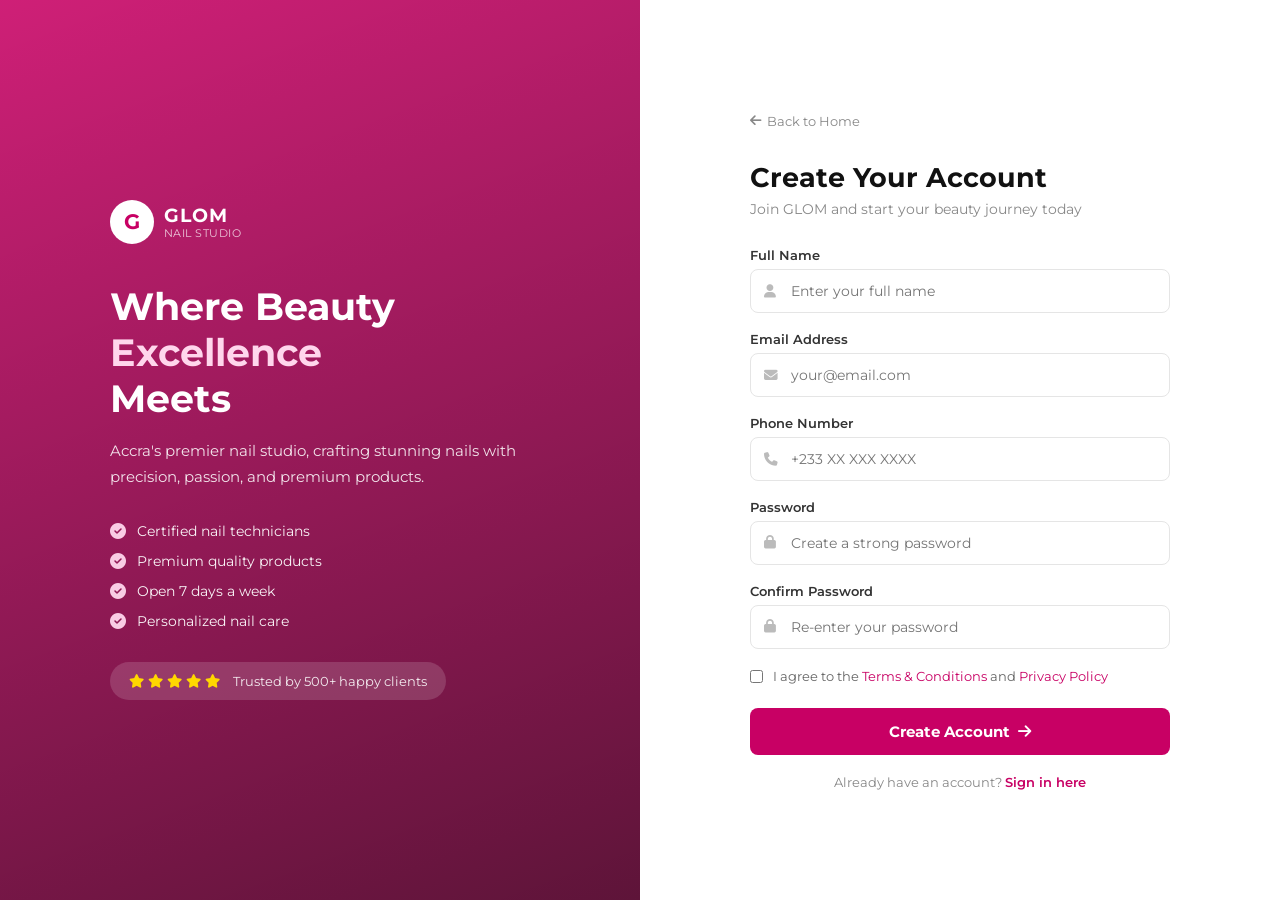
<file: pages/signup.html>
<!DOCTYPE html>
<html lang="en">
<head>
    <meta charset="UTF-8">
    <meta name="viewport" content="width=device-width, initial-scale=1.0">
    <title>Sign Up | GLOM Nail Studio</title>
    <link rel="stylesheet" href="../css/signup.css">
    <link href="https://fonts.googleapis.com/css2?family=Montserrat:wght@400;600;700&display=swap" rel="stylesheet">
    <link rel="stylesheet" href="https://cdnjs.cloudflare.com/ajax/libs/font-awesome/6.5.0/css/all.min.css">
    <link rel="manifest" href="../manifest.json">
    <link rel="icon" type="image/svg+xml" href="../icons/icon.svg">
    <link rel="apple-touch-icon" href="../icons/icon.svg">
    <meta name="theme-color" content="#c80064">
    <meta name="apple-mobile-web-app-capable" content="yes">
    <meta name="apple-mobile-web-app-title" content="GLOM">
</head>
<body class="signup-page">

    <div class="signup-wrapper">

        <!-- Left: Brand Panel -->
        <div class="brand-panel">
            <div class="brand-overlay"></div>
            <div class="brand-content">
                <a href="../index.html" class="brand-logo">
                    <span class="logo-icon">G</span>
                    <div class="logo-text">
                        <span class="logo-main">GLOM</span>
                        <span class="logo-sub">Nail Studio</span>
                    </div>
                </a>
                <h2>Where Beauty<br><span class="brand-highlight">Excellence</span><br>Meets</h2>
                <p>Accra's premier nail studio, crafting stunning nails with precision, passion, and premium products.</p>
                <ul class="brand-perks">
                    <li><i class="fa-solid fa-circle-check"></i> Certified nail technicians</li>
                    <li><i class="fa-solid fa-circle-check"></i> Premium quality products</li>
                    <li><i class="fa-solid fa-circle-check"></i> Open 7 days a week</li>
                    <li><i class="fa-solid fa-circle-check"></i> Personalized nail care</li>
                </ul>
                <div class="brand-rating">
                    <div class="stars">
                        <i class="fa-solid fa-star"></i>
                        <i class="fa-solid fa-star"></i>
                        <i class="fa-solid fa-star"></i>
                        <i class="fa-solid fa-star"></i>
                        <i class="fa-solid fa-star"></i>
                    </div>
                    <span>Trusted by 500+ happy clients</span>
                </div>
            </div>
        </div>

        <!-- Right: Form Panel -->
        <div class="form-panel">
            <div class="form-inner">
                <a href="../index.html" class="back-link"><i class="fa-solid fa-arrow-left"></i> Back to Home</a>
                <h3>Create Your Account</h3>
                <p class="form-subtitle">Join GLOM and start your beauty journey today</p>

                <form class="signup-form" id="signupForm">
                    <div class="form-group">
                        <label>Full Name</label>
                        <div class="input-wrap">
                            <i class="fa-solid fa-user"></i>
                            <input type="text" placeholder="Enter your full name" required>
                        </div>
                    </div>
                    <div class="form-group">
                        <label>Email Address</label>
                        <div class="input-wrap">
                            <i class="fa-solid fa-envelope"></i>
                            <input type="email" placeholder="your@email.com" required>
                        </div>
                    </div>
                    <div class="form-group">
                        <label>Phone Number</label>
                        <div class="input-wrap">
                            <i class="fa-solid fa-phone"></i>
                            <input type="tel" placeholder="+233 XX XXX XXXX" required>
                        </div>
                    </div>
                    <div class="form-group">
                        <label>Password</label>
                        <div class="input-wrap">
                            <i class="fa-solid fa-lock"></i>
                            <input type="password" placeholder="Create a strong password" required>
                        </div>
                    </div>
                    <div class="form-group">
                        <label>Confirm Password</label>
                        <div class="input-wrap">
                            <i class="fa-solid fa-lock"></i>
                            <input type="password" placeholder="Re-enter your password" required>
                        </div>
                    </div>
                    <div class="terms-row">
                        <input type="checkbox" id="terms" required>
                        <label for="terms">I agree to the <a href="#">Terms &amp; Conditions</a> and <a href="#">Privacy Policy</a></label>
                    </div>
                    <button type="submit" class="btn-signup">Create Account <i class="fa-solid fa-arrow-right"></i></button>
                </form>

                <p class="signin-prompt">Already have an account? <a href="#">Sign in here</a></p>
            </div>
        </div>

    </div>

    <script>
        document.getElementById('signupForm').addEventListener('submit', function(e) {
            e.preventDefault();
            window.location.href = '../index.html';
        });
    </script>
    <script>if ('serviceWorker' in navigator) { navigator.serviceWorker.register('../sw.js'); }</script>

</body>
</html>
</file>
<file: index.css>
/* ── Reset ── */
*, *::before, *::after { box-sizing: border-box; margin: 0; padding: 0; }

body {
    font-family: 'Montserrat', sans-serif;
    color: #111;
    background: #fff;
}

/* ── Top Bar ── */
.topbar {
    background: #c80064;
    color: #fff;
    font-size: 0.76rem;
    padding: 0.45rem 3rem;
    display: flex;
    justify-content: space-between;
    align-items: center;
}
.topbar-left { display: flex; gap: 1.5rem; }
.topbar span i { margin-right: 0.35rem; }

/* ── Header ── */
.header {
    background: #fff;
    border-bottom: 1px solid #f0f0f0;
    position: sticky;
    top: 0;
    z-index: 100;
    padding: 0 3rem;
}
.header-inner {
    max-width: 1200px;
    margin: 0 auto;
    display: flex;
    align-items: center;
    justify-content: space-between;
    height: 70px;
    gap: 2rem;
}
.logo { display: flex; align-items: center; gap: 0.6rem; text-decoration: none; }
.logo-icon {
    background: #c80064; color: #fff;
    font-weight: 700; font-size: 1.2rem;
    width: 40px; height: 40px; border-radius: 50%;
    display: flex; align-items: center; justify-content: center;
    flex-shrink: 0;
}
.logo-text { display: flex; flex-direction: column; line-height: 1.2; }
.logo-main { font-weight: 700; font-size: 1.1rem; color: #111; letter-spacing: 1px; }
.logo-sub  { font-size: 0.62rem; color: #bbb; letter-spacing: 0.5px; text-transform: uppercase; }

.nav ul { list-style: none; display: flex; gap: 2rem; }
.nav ul li a {
    text-decoration: none; color: #555; font-weight: 600;
    font-size: 0.87rem; transition: color 0.2s; padding-bottom: 3px;
}
.nav ul li a:hover { color: #c80064; }
.nav ul li a.active { color: #c80064; border-bottom: 2px solid #c80064; }

.btn-book {
    background: #c80064; color: #fff;
    padding: 0.55rem 1.4rem; border-radius: 6px;
    text-decoration: none; font-weight: 700; font-size: 0.87rem;
    white-space: nowrap; transition: background 0.2s; flex-shrink: 0;
}
.btn-book:hover { background: #a00050; }

.menu-toggle {
    display: none; background: none; border: none;
    cursor: pointer; flex-direction: column; gap: 5px; padding: 4px;
}
.menu-toggle span {
    display: block; width: 22px; height: 2px;
    background: #c80064; border-radius: 2px;
}

/* ── Hero ── */
.hero {
    position: relative;
    min-height: 90vh;
    background: url('./images/F.jpg') center/cover no-repeat;
    display: flex;
    flex-direction: column;
    justify-content: center;
    padding-bottom: 90px;
}
.hero-overlay {
    position: absolute; inset: 0;
    background: linear-gradient(
        105deg,
        rgba(8,0,6,0.88) 0%,
        rgba(25,4,16,0.62) 50%,
        rgba(25,4,16,0.1) 100%
    );
}
.hero-content {
    position: relative; z-index: 1;
    max-width: 600px;
    padding: 0 5rem;
    color: #fff;
}
.hero-eyebrow {
    display: flex; align-items: center; gap: 0.8rem;
    font-size: 0.7rem; letter-spacing: 3.5px; color: #ffb3d9;
    font-weight: 600; text-transform: uppercase; margin-bottom: 1.6rem;
}
.hero-eyebrow span {
    display: inline-block; width: 28px; height: 1px;
    background: rgba(255,179,217,0.5);
}
.hero-content h1 {
    font-family: 'Cormorant Garamond', serif;
    font-size: 4.2rem; font-weight: 700; line-height: 1.08;
    margin-bottom: 1.2rem; letter-spacing: -0.5px;
}
.hero-content h1 em { color: #ffb3d9; font-style: italic; }
.hero-sub {
    font-size: 0.97rem; color: rgba(255,255,255,0.75);
    margin-bottom: 2.2rem; line-height: 1.8; max-width: 42ch;
}
.hero-buttons { display: flex; gap: 1rem; flex-wrap: wrap; }

.btn-primary {
    background: #c80064; color: #fff;
    padding: 0.9rem 2.2rem; border-radius: 50px;
    text-decoration: none; font-weight: 700; font-size: 0.9rem;
    box-shadow: 0 8px 28px rgba(200,0,100,0.45);
    transition: background 0.2s, transform 0.2s;
    letter-spacing: 0.3px;
}
.btn-primary:hover { background: #a00050; transform: translateY(-2px); }

.btn-ghost {
    background: transparent; color: #fff;
    padding: 0.9rem 2.2rem; border-radius: 50px;
    border: 1.5px solid rgba(255,255,255,0.45);
    text-decoration: none; font-weight: 600; font-size: 0.9rem;
    transition: background 0.2s, color 0.2s, border-color 0.2s;
}
.btn-ghost:hover { background: #fff; color: #c80064; border-color: #fff; }

/* Stats bar pinned to bottom of hero */
.hero-stats {
    position: absolute; bottom: 0; left: 0; right: 0; z-index: 2;
    display: flex;
    background: rgba(0,0,0,0.45);
    backdrop-filter: blur(12px);
    -webkit-backdrop-filter: blur(12px);
    border-top: 1px solid rgba(255,255,255,0.08);
}
.hero-stat {
    flex: 1; padding: 1.4rem 2rem;
    border-right: 1px solid rgba(255,255,255,0.08);
    color: #fff; text-align: center;
}
.hero-stat:last-child { border-right: none; }
.hero-stat strong {
    display: block; font-size: 1.7rem; font-weight: 700;
    margin-bottom: 0.2rem; color: #fff;
    font-family: 'Cormorant Garamond', serif;
}
.hero-stat span { font-size: 0.75rem; color: rgba(255,255,255,0.55); letter-spacing: 1px; text-transform: uppercase; }

/* ── Shared Section Styles ── */
.section-tag {
    display: block; font-size: 0.7rem; letter-spacing: 3px;
    color: #c80064; font-weight: 700; text-transform: uppercase;
    margin-bottom: 0.7rem;
}
section h2 {
    font-family: 'Cormorant Garamond', serif;
    font-size: 2.5rem; font-weight: 700; color: #111; line-height: 1.15;
}

/* ── Why Us ── */
.why-us {
    padding: 7rem 3rem;
    text-align: center;
    background: #fafafa;
}
.why-us h2 { margin-bottom: 3.5rem; }
.pillars {
    display: grid; grid-template-columns: repeat(4, 1fr);
    gap: 1.5rem; max-width: 960px; margin: 0 auto;
}
.pillar {
    background: #fff; border: 1px solid #f0e0ea;
    border-radius: 18px; padding: 2.2rem 1.2rem;
    transition: box-shadow 0.25s, transform 0.25s;
}
.pillar:hover {
    box-shadow: 0 16px 40px rgba(200,0,100,0.1);
    transform: translateY(-5px);
}
.pillar i {
    font-size: 1.6rem; color: #c80064;
    margin-bottom: 1rem; display: block;
}
.pillar h4 { font-size: 0.9rem; font-weight: 700; color: #111; font-family: 'Montserrat', sans-serif; }

/* ── Services ── */
.services {
    padding: 7rem 3rem;
    text-align: center;
    background: #fff;
}
.services h2 { margin-bottom: 3rem; }
.service-grid {
    display: grid; grid-template-columns: repeat(3, 1fr);
    gap: 1.8rem; max-width: 1100px; margin: 0 auto 2.5rem;
}
.service-card {
    border-radius: 18px; overflow: hidden;
    position: relative; aspect-ratio: 3/4;
    box-shadow: 0 6px 24px rgba(0,0,0,0.1);
    transition: transform 0.3s, box-shadow 0.3s;
}
.service-card:hover { transform: translateY(-7px); box-shadow: 0 20px 48px rgba(0,0,0,0.16); }
.service-card img {
    width: 100%; height: 100%;
    object-fit: cover; display: block;
    transition: transform 0.5s;
}
.service-card:hover img { transform: scale(1.06); }
.service-info {
    position: absolute; bottom: 0; left: 0; right: 0;
    background: linear-gradient(to top, rgba(0,0,0,0.88) 0%, rgba(0,0,0,0.3) 60%, transparent 100%);
    padding: 3rem 1.4rem 1.4rem;
    color: #fff; text-align: left;
}
.service-price {
    display: inline-block; background: #c80064;
    color: #fff; font-size: 0.75rem; font-weight: 700;
    padding: 0.22rem 0.65rem; border-radius: 20px;
    margin-bottom: 0.5rem; letter-spacing: 0.3px;
}
.service-info h4 { font-size: 1.05rem; font-weight: 700; margin-bottom: 0.5rem; }
.service-info a {
    color: #ffb3d9; font-size: 0.82rem; font-weight: 600;
    text-decoration: none; transition: color 0.2s;
}
.service-info a:hover { color: #fff; }

.btn-outline-pink {
    display: inline-block; border: 2px solid #c80064; color: #c80064;
    padding: 0.75rem 2.2rem; border-radius: 50px;
    text-decoration: none; font-weight: 700; font-size: 0.88rem;
    transition: background 0.2s, color 0.2s;
}
.btn-outline-pink:hover { background: #c80064; color: #fff; }

/* ── CTA ── */
.cta {
    background: linear-gradient(135deg, #8b0044 0%, #c80064 50%, #e8006e 100%);
    padding: 6rem 3rem; text-align: center; color: #fff;
}
.cta h2 { color: #fff; margin-bottom: 0.8rem; }
.cta p { font-size: 1rem; opacity: 0.8; margin-bottom: 2.2rem; }
.btn-cta {
    display: inline-block; background: #fff; color: #c80064;
    padding: 0.9rem 2.5rem; border-radius: 50px;
    text-decoration: none; font-weight: 700; font-size: 0.9rem;
    box-shadow: 0 10px 28px rgba(0,0,0,0.18);
    transition: transform 0.2s, box-shadow 0.2s;
}
.btn-cta:hover { transform: translateY(-2px); box-shadow: 0 14px 36px rgba(0,0,0,0.24); }

/* ── Visit ── */
.visit { padding: 7rem 3rem; background: #fafafa; }
.visit-inner {
    max-width: 1100px; margin: 0 auto;
    display: grid; grid-template-columns: 1fr 1.3fr;
    gap: 2rem; align-items: stretch;
}
.visit-info {
    background: #fff; border: 1px solid #f0e0ea;
    border-radius: 20px; padding: 2.8rem;
    display: flex; flex-direction: column; justify-content: center;
}
.visit-info h2 { margin-bottom: 2rem; }
.visit-detail {
    display: flex; gap: 1rem; align-items: flex-start;
    margin-bottom: 1.4rem;
}
.visit-detail i {
    width: 42px; height: 42px; border-radius: 50%;
    background: #c80064; color: #fff;
    display: flex; align-items: center; justify-content: center;
    font-size: 0.9rem; flex-shrink: 0;
}
.visit-detail h4 { font-size: 0.82rem; font-weight: 700; color: #111; margin-bottom: 0.2rem; text-transform: uppercase; letter-spacing: 0.5px; }
.visit-detail p  { font-size: 0.88rem; color: #666; line-height: 1.6; }
.btn-location {
    display: inline-block; margin-top: 1.8rem;
    background: #c80064; color: #fff;
    padding: 0.8rem 1.8rem; border-radius: 50px;
    text-decoration: none; font-weight: 700; font-size: 0.88rem;
    transition: background 0.2s, transform 0.2s; align-self: flex-start;
}
.btn-location:hover { background: #a00050; transform: translateY(-2px); }
.visit-map {
    border-radius: 20px; overflow: hidden;
    border: 1px solid #f0e0ea; min-height: 400px;
}
.visit-map iframe { width: 100%; height: 100%; min-height: 400px; border: 0; display: block; }

/* ── Footer ── */
.footer { background: #0d0810; color: #aaa; padding: 5rem 3rem 0; }
.footer-inner {
    max-width: 1200px; margin: 0 auto;
    display: grid; grid-template-columns: 1.8fr 1fr 1fr 1.2fr;
    gap: 3rem; padding-bottom: 3rem;
    border-bottom: 1px solid #1a1020;
}
.footer-brand .footer-logo { display: flex; align-items: center; gap: 0.5rem; margin-bottom: 1rem; }
.footer-brand .logo-main { color: #fff; }
.footer-brand p { color: #555; line-height: 1.7; font-size: 0.85rem; margin-bottom: 1.4rem; }
.social-icons { display: flex; gap: 0.6rem; }
.social-icons a {
    background: #c80064; color: #fff;
    width: 36px; height: 36px; border-radius: 50%;
    display: flex; align-items: center; justify-content: center;
    font-size: 0.95rem; text-decoration: none;
    transition: background 0.2s, transform 0.2s;
}
.social-icons a:hover { background: #fff; color: #c80064; transform: scale(1.1); }
.footer-col h4 { color: #fff; font-size: 0.88rem; font-weight: 700; margin-bottom: 1.2rem; letter-spacing: 0.5px; text-transform: uppercase; }
.footer-col ul { list-style: none; }
.footer-col ul li { margin-bottom: 0.6rem; font-size: 0.84rem; color: #555; }
.footer-col ul li a { color: #555; text-decoration: none; transition: color 0.2s; }
.footer-col ul li a:hover { color: #c80064; }
.contact-list li { display: flex; gap: 0.6rem; align-items: flex-start; }
.contact-list li i { color: #c80064; margin-top: 2px; flex-shrink: 0; font-size: 0.85rem; }
.footer-bottom {
    max-width: 1200px; margin: 0 auto;
    padding: 1.5rem 0;
    display: flex; justify-content: space-between; align-items: center;
    font-size: 0.78rem; color: #333;
}
.footer-links { display: flex; gap: 1.5rem; }
.footer-links a { color: #333; text-decoration: none; transition: color 0.2s; }
.footer-links a:hover { color: #c80064; }

/* ── WhatsApp Float ── */
.whatsapp-float {
    position: fixed; bottom: 28px; right: 28px;
    background: #25d366; color: #fff;
    width: 56px; height: 56px; border-radius: 50%;
    display: flex; align-items: center; justify-content: center;
    font-size: 1.7rem; text-decoration: none;
    box-shadow: 0 6px 20px rgba(37,211,102,0.45);
    z-index: 999; transition: transform 0.2s;
}
.whatsapp-float:hover { transform: scale(1.1); }

/* ── Responsive ── */
@media (max-width: 960px) {
    .pillars { grid-template-columns: repeat(2, 1fr); }
    .service-grid { grid-template-columns: repeat(2, 1fr); }
    .visit-inner { grid-template-columns: 1fr; }
    .footer-inner { grid-template-columns: 1fr 1fr; gap: 2rem; }
}

@media (max-width: 640px) {
    .topbar { display: none; }
    .header { padding: 0 1.2rem; }
    .menu-toggle { display: flex; }
    .nav {
        display: none; position: absolute;
        top: 100%; left: 0; right: 0;
        background: #fff; box-shadow: 0 8px 24px rgba(0,0,0,0.1);
        padding: 1rem 1.5rem; z-index: 200;
    }
    .nav.open { display: block; }
    .nav ul { flex-direction: column; gap: 0; }
    .nav ul li a { display: block; padding: 0.75rem 0; border-bottom: 1px solid #f5f5f5; font-size: 0.95rem; }
    .btn-book { padding: 0.45rem 1rem; font-size: 0.82rem; }

    .hero { padding-bottom: 0; min-height: 100svh; }
    .hero-content { padding: 4rem 1.5rem 2rem; }
    .hero-content h1 { font-size: 2.8rem; }
    .hero-sub { font-size: 0.9rem; }
    .hero-buttons { flex-direction: column; }
    .btn-primary, .btn-ghost { text-align: center; }
    .hero-stats { position: relative; flex-direction: row; }
    .hero-stat { padding: 1rem; }
    .hero-stat strong { font-size: 1.3rem; }

    .why-us, .services, .visit { padding: 4.5rem 1.5rem; }
    .pillars { grid-template-columns: repeat(2, 1fr); gap: 1rem; }
    .service-grid { grid-template-columns: 1fr; }
    .service-card { aspect-ratio: 4/3; }

    .cta { padding: 4.5rem 1.5rem; }
    .cta h2 { font-size: 2rem; }

    .footer { padding: 3.5rem 1.5rem 0; }
    .footer-inner { grid-template-columns: 1fr; gap: 2rem; }
    .footer-bottom { flex-direction: column; gap: 0.8rem; text-align: center; }
    .footer-links { flex-wrap: wrap; justify-content: center; }
}
</file>
<file: style.css>
*, *::before, *::after { box-sizing: border-box; margin: 0; padding: 0; }

body {
font-family: 'Montserrat', sans-serif;
}

.header {
background: rgba(255, 255, 255, 0.9);
padding: 1rem 2rem;
display: flex;
flex-direction: column;
align-items: center;
box-shadow: 0 4px 8px rgba(0, 0, 0, 0.1);
position: fixed;
width: 100%;
z-index: 10;
}

.header .logo {
font-size: 1.5rem;
font-weight: 700;
color: #c80064;
margin-bottom: 0.5rem;
}

.nav ul {
list-style: none;
display: flex;
gap: 1.5rem;
margin: 0;
padding: 0;
}

.nav ul li a {
text-decoration: none;
color: #444;
font-weight: 600;
transition: color 0.3s;
}

.nav ul li a.active, .nav ul li a:hover {
color: #c80064;
}

.hero {
display: flex;
flex-direction: column;
align-items: center;
justify-content: center;
text-align: center;
padding: 8rem 2rem;
color: #fff;
}

.hero h1 {
font-size: 3rem;
font-weight: 700;
margin-bottom: 1rem;
text-shadow: 2px 2px 4px rgba(0, 0, 0, 0.5);
}

.hero p {
font-size: 1.2rem;
margin-bottom: 2rem;
text-shadow: 1px 1px 3px rgba(0, 0, 0, 0.5);
}

.hero-buttons {
display: flex;
gap: 1rem;
}

.btn-primary {
background: #c80064;
color: #fff;
padding: 0.8rem 1.5rem;
border-radius: 8px;
text-decoration: none;
font-weight: 700;
transition: background 0.3s;
}

.btn-primary:hover {
background: #a00050;
}

.btn-secondary {
background: transparent;
color: #fff;
padding: 0.8rem 1.5rem;
border: 2px solid #fff;
border-radius: 8px;
text-decoration: none;
font-weight: 700;
transition: background 0.3s, color 0.3s;
}

.btn-secondary:hover {
background: #fff;
color: #c80064;
}

.footer {
background: #1a1a1a;
color: #fff;
padding: 2rem 1rem;
text-align: center;
}

.footer-container {
display: flex;
flex-direction: column;
align-items: center;
gap: 1.5rem;
}

.footer-logo {
font-size: 1.8rem;
font-weight: 700;
color: #c80064;
}

.footer-links {
display: flex;
justify-content: space-between;
gap: 2rem;
flex-wrap: wrap;
}

.footer-links h4 {
font-size: 1.2rem;
margin-bottom: 0.5rem;
}

.footer-links ul {
list-style: none;
padding: 0;
margin: 0;
}

.footer-links ul li {
margin-bottom: 0.5rem;
}

.footer-links ul li a {
text-decoration: none;
color: #fff;
transition: color 0.3s;
}

.footer-links ul li a:hover {
color: #c80064;
}

.footer-bottom {
font-size: 0.9rem;
color: #aaa;
}

@media (max-width: 768px) {
.hero h1 {
font-size: 2.5rem;
}
.hero p {
font-size: 1rem;
}
.hero-buttons {
flex-direction: column;
align-items: center;
}
}

.footer-bottom {
    display: flex;
    flex-direction: column;
    align-items: center;
    gap: 0.8rem;
}

.social-icons {
    display: flex;
    gap: 1rem;
}

.social-icons a {
    color: #aaa;
    font-size: 1.4rem;
    transition: color 0.3s, transform 0.3s;
    text-decoration: none;
}

.social-icons a:hover {
    color: #c80064;
    transform: scale(1.2);
}
</file>
<file: css/home.css>
/* ── Top Bar ── */
.topbar {
    background: #c80064;
    color: #fff;
    font-size: 0.78rem;
    padding: 0.4rem 2rem;
    display: flex;
    justify-content: space-between;
    align-items: center;
    flex-wrap: wrap;
    gap: 0.5rem;
}
.topbar-left, .topbar-right {
    display: flex;
    gap: 1.2rem;
    align-items: center;
}
.topbar span i { margin-right: 0.3rem; }

/* ── Header ── */
.header {
    background: #fff;
    box-shadow: 0 2px 8px rgba(0,0,0,0.08);
    position: sticky;
    top: 0;
    z-index: 100;
    padding: 0.9rem 3rem;
}
.header-inner {
    width: 100%;
    display: grid;
    grid-template-columns: auto 1fr auto;
    align-items: center;
    gap: 0;
    column-gap: 2rem;
}
.logo { display: flex; align-items: center; gap: 0.6rem; text-decoration: none; }
.logo-icon {
    background: #c80064;
    color: #fff;
    font-weight: 700;
    font-size: 1.3rem;
    width: 42px; height: 42px;
    border-radius: 50%;
    display: flex; align-items: center; justify-content: center;
    flex-shrink: 0;
}
.logo-text { display: flex; flex-direction: column; line-height: 1.2; }
.logo-main { font-weight: 700; font-size: 1.2rem; color: #222; letter-spacing: 1px; }
.logo-sub { font-size: 0.68rem; color: #999; letter-spacing: 0.5px; text-transform: uppercase; }

.nav { display: flex; justify-content: center; }
.nav ul { list-style: none; display: flex; gap: 2rem; margin: 0; padding: 0; }
.nav ul li a {
    text-decoration: none;
    color: #444;
    font-weight: 600;
    font-size: 0.9rem;
    transition: color 0.3s;
    padding-bottom: 2px;
}
.nav ul li a.active { color: #c80064; border-bottom: 2px solid #c80064; }
.nav ul li a:hover { color: #c80064; }

.btn-book {
    background: #c80064;
    color: #fff;
    padding: 0.55rem 1.3rem;
    border-radius: 6px;
    text-decoration: none;
    font-weight: 700;
    font-size: 0.9rem;
    white-space: nowrap;
    transition: background 0.3s;
}
/* ── Hamburger (hidden on desktop) ── */
.menu-toggle {
    display: none;
    background: none; border: none;
    cursor: pointer; padding: 0.3rem;
    flex-direction: column; gap: 5px;
    order: 3;
}

/* ── Hero ── */
.hero {
    position: relative;
    min-height: 600px;
    background: url('../images/gh.jfif') center center/cover no-repeat;
    display: flex;
    align-items: center;
    padding: 5rem 0;
}
.hero-overlay {
    position: absolute; inset: 0;
    background: linear-gradient(
        to right,
        rgba(0, 0, 0, 0.72) 0%,
        rgba(0, 0, 0, 0.5) 45%,
        rgba(0, 0, 0, 0.1) 100%
    );
}
.hero-content {
    position: relative;
    z-index: 1;
    max-width: 520px;
    color: #fff;
    margin-left: 5rem;
}
.welcome {
    display: inline-flex;
    align-items: center;
    gap: 0.6rem;
    font-size: 0.72rem;
    letter-spacing: 3px;
    color: #ffe0f0;
    margin-bottom: 1rem;
    font-weight: 700;
    text-transform: uppercase;
}
.hero-content h1 {
    font-size: 3rem;
    font-weight: 700;
    line-height: 1.15;
    margin-bottom: 1.2rem;
    text-shadow: 0 2px 12px rgba(0,0,0,0.2);
}
.highlight { color: #ffb3d9; }
.hero-sub {
    font-size: 0.95rem;
    margin-bottom: 2rem;
    color: rgba(255,255,255,0.9);
    line-height: 1.75;
    max-width: 420px;
}
.hero-buttons { display: flex; gap: 1rem; flex-wrap: wrap; align-items: center; }

.btn-primary {
    background: #c80064;
    color: #fff;
    padding: 0.85rem 2rem;
    border-radius: 50px;
    text-decoration: none;
    font-weight: 700;
    font-size: 0.9rem;
    transition: background 0.3s, transform 0.2s, box-shadow 0.3s;
    box-shadow: 0 6px 20px rgba(200,0,100,0.4);
}
.btn-primary:hover { background: #a00050; transform: translateY(-2px); box-shadow: 0 10px 28px rgba(200,0,100,0.5); }

.btn-outline {
    background: transparent;
    color: #fff;
    padding: 0.85rem 2rem;
    border: 2px solid rgba(255,255,255,0.7);
    border-radius: 50px;
    text-decoration: none;
    font-weight: 700;
    font-size: 0.9rem;
    transition: background 0.3s, color 0.3s;
}
.btn-outline:hover { background: #fff; color: #c80064; }

/* ── GLOM Experience ── */
.glom-experience {
    background: #fff;
    padding: 4rem 2rem;
    text-align: center;
}
.section-tag {
    font-size: 0.75rem;
    letter-spacing: 2px;
    color: #c80064;
    font-weight: 700;
    margin-bottom: 0.5rem;
}
.glom-experience h2 {
    font-size: 2rem;
    font-weight: 700;
    color: #111;
    margin-bottom: 0.5rem;
}
.section-sub { color: #666; font-size: 0.95rem; margin-bottom: 2.5rem; }

.features {
    display: grid;
    grid-template-columns: repeat(4, 1fr);
    gap: 1.5rem;
    max-width: 1100px;
    margin: 0 auto;
}
.feature {
    background: #fff;
    border: 1px solid #f0f0f0;
    border-radius: 12px;
    padding: 2rem 1.2rem;
    box-shadow: 0 2px 12px rgba(0,0,0,0.06);
    transition: transform 0.3s;
}
.feature:hover { transform: translateY(-4px); }
.feature-icon {
    width: 56px; height: 56px;
    border-radius: 50%;
    display: flex; align-items: center; justify-content: center;
    font-size: 1.4rem;
    margin: 0 auto 1rem;
    color: #fff;
}
.feature-icon.pink   { background: #c80064; }
.feature-icon.purple { background: #7c3aed; }
.feature-icon.orange { background: #f97316; }
.feature-icon.red    { background: #ef4444; }
.feature h4 { font-size: 1rem; font-weight: 700; color: #111; margin-bottom: 0.4rem; }
.feature p  { font-size: 0.85rem; color: #666; }

/* ── Popular Treatments ── */
.popular-treatments {
    background: #f9f9f9;
    padding: 4rem 2rem;
    text-align: center;
}
.popular-treatments h2 {
    font-size: 2rem;
    font-weight: 700;
    color: #111;
    margin-bottom: 0.5rem;
}

.treatments {
    display: grid;
    grid-template-columns: repeat(3, 1fr);
    gap: 1.5rem;
    max-width: 1100px;
    margin: 0 auto 2rem;
}
.treatment {
    border-radius: 12px;
    overflow: hidden;
    box-shadow: 0 4px 16px rgba(0,0,0,0.12);
    position: relative;
    transition: transform 0.3s;
}
.treatment:hover { transform: translateY(-4px); }
.treatment-img-wrap {
    position: relative;
    overflow: hidden;
}
.treatment-img-wrap img {
    width: 100%; height: 280px;
    object-fit: cover;
    object-position: center;
    display: block;
    transition: transform 0.5s ease;
}
.treatment:hover .treatment-img-wrap img { transform: scale(1.08); }

/* text sits ON the image */
.treatment-body {
    position: absolute;
    bottom: 0; left: 0; right: 0;
    background: linear-gradient(to top, rgba(0,0,0,0.82) 0%, rgba(0,0,0,0.4) 60%, transparent 100%);
    padding: 2rem 1.2rem 1.2rem;
    color: #fff;
}
.treatment-body h4 { font-size: 1rem; font-weight: 700; margin-bottom: 0.3rem; color: #fff; }
.treatment-body p  { font-size: 0.82rem; color: rgba(255,255,255,0.85); margin-bottom: 0.6rem; }
.learn-more {
    color: #f7b0d6;
    font-size: 0.85rem;
    font-weight: 600;
    text-decoration: none;
    transition: color 0.3s;
}
.learn-more:hover { color: #fff; }
.price-badge {
    position: absolute;
    top: 12px; left: 12px;
    background: #c80064;
    color: #fff;
    font-weight: 700;
    font-size: 0.85rem;
    padding: 0.25rem 0.6rem;
    border-radius: 20px;
    z-index: 1;
}

.btn-outline-pink {
    display: inline-block;
    border: 2px solid #c80064;
    color: #c80064;
    padding: 0.7rem 1.8rem;
    border-radius: 30px;
    text-decoration: none;
    font-weight: 700;
    font-size: 0.9rem;
    transition: background 0.3s, color 0.3s;
}
.btn-outline-pink:hover { background: #c80064; color: #fff; }

/* ── CTA ── */
.cta {
    background: linear-gradient(135deg, #c80064 0%, #e8006e 60%, #f7b0d6 100%);
    padding: 5rem 2rem;
    text-align: center;
    color: #fff;
}
.cta h2 { font-size: 2.2rem; font-weight: 700; margin-bottom: 1rem; }
.cta p  { font-size: 1rem; margin-bottom: 2rem; opacity: 0.92; }
.btn-outline-white {
    display: inline-block;
    border: 2px solid #fff;
    color: #fff;
    padding: 0.75rem 2rem;
    border-radius: 30px;
    text-decoration: none;
    font-weight: 700;
    font-size: 0.9rem;
    transition: background 0.3s, color 0.3s;
}
.btn-outline-white:hover { background: #fff; color: #c80064; }

/* ── Footer ── */
.footer {
    background: #111;
    color: #ccc;
    padding: 3rem 2rem 0;
    font-size: 0.88rem;
}
.footer-container {
    max-width: 1200px;
    margin: 0 auto;
    display: grid;
    grid-template-columns: 1.6fr 1fr 1fr 1.2fr;
    gap: 2.5rem;
    padding-bottom: 2.5rem;
    border-bottom: 1px solid #2a2a2a;
}
.footer-brand .footer-logo {
    display: flex; align-items: center; gap: 0.5rem;
    margin-bottom: 1rem;
}
.footer-brand .logo-main { color: #fff; font-size: 1.1rem; }
.footer-brand .logo-sub  { color: #aaa; }
.footer-brand p { color: #aaa; line-height: 1.7; margin-bottom: 1.2rem; }

.footer .social-icons { display: flex; gap: 0.6rem; margin-top: 0.5rem; }
.footer .social-icons a {
    background: #c80064; color: #fff;
    width: 36px; height: 36px; border-radius: 50%;
    display: flex; align-items: center; justify-content: center;
    font-size: 1rem; text-decoration: none;
    transition: background 0.3s, transform 0.3s;
    flex-shrink: 0;
}
.footer .social-icons a:hover { background: #fff; color: #c80064; transform: scale(1.1); }

.footer-col h4 { color: #fff; font-size: 0.95rem; margin-bottom: 1rem; font-weight: 700; }
.footer-col ul { list-style: none; padding: 0; margin: 0; }
.footer-col ul li { margin-bottom: 0.6rem; color: #aaa; }
.footer-col ul li a { color: #aaa; text-decoration: none; transition: color 0.3s; }
.footer-col ul li a:hover { color: #c80064; }

.contact-list li { display: flex; gap: 0.6rem; align-items: flex-start; }
.contact-list li i { color: #c80064; margin-top: 3px; flex-shrink: 0; }

.footer-bottom {
    max-width: 1200px;
    margin: 0 auto;
    padding: 1.2rem 0;
    display: flex;
    justify-content: space-between;
    align-items: center;
    flex-wrap: wrap;
    gap: 0.5rem;
    font-size: 0.8rem;
    color: #666;
}
.footer-bottom-links { display: flex; gap: 1.2rem; }
.footer-bottom-links a { color: #666; text-decoration: none; transition: color 0.3s; }
.footer-bottom-links a:hover { color: #c80064; }

/* ── Responsive ── */
@media (max-width: 900px) {
    .features { grid-template-columns: repeat(2, 1fr); }
    .treatments { grid-template-columns: repeat(2, 1fr); }
    .footer-container { grid-template-columns: 1fr 1fr; }
}
@media (max-width: 600px) {
    .topbar { flex-direction: column; text-align: center; font-size: 0.72rem; padding: 0.4rem 1rem; }

    .header { padding: 0.7rem 1rem; }
    .header-inner { grid-template-columns: 1fr auto auto; gap: 0.8rem; }
    .menu-toggle { display: flex; }
    .nav { display: none; position: absolute; top: 100%; left: 0; right: 0;
        background: #fff; box-shadow: 0 8px 20px rgba(0,0,0,0.1);
        padding: 1rem 1.5rem; z-index: 200; }
    .nav.open { display: block; }
    .nav ul { flex-direction: column; gap: 0; }
    .nav ul li a { display: block; padding: 0.75rem 0; border-bottom: 1px solid #f0f0f0; }
    .btn-book { padding: 0.45rem 0.9rem; font-size: 0.8rem; }

    .hero { min-height: 480px; padding: 3.5rem 1.5rem; }
    .hero-content { margin-left: 0; }
    .hero-content h1 { font-size: 1.9rem; }
    .hero-sub { font-size: 0.88rem; }
    .hero-buttons { flex-direction: column; gap: 0.8rem; }
    .btn-primary, .btn-outline { text-align: center; }

    .glom-experience { padding: 2.5rem 1.2rem; }
    .glom-experience h2 { font-size: 1.5rem; }
    .features { grid-template-columns: 1fr 1fr; gap: 1rem; }
    .feature { padding: 1.2rem 0.8rem; }

    .popular-treatments { padding: 2.5rem 1.2rem; }
    .popular-treatments h2 { font-size: 1.5rem; }
    .treatments { grid-template-columns: 1fr; }

    .cta { padding: 3rem 1.2rem; }
    .cta h2 { font-size: 1.6rem; }
    .cta p  { font-size: 0.9rem; }

    .footer { padding: 2rem 1.2rem 0; }
    .footer-container { grid-template-columns: 1fr; gap: 1.5rem; }
    .footer-bottom { flex-direction: column; text-align: center; gap: 0.8rem; }
    .footer-bottom-links { flex-wrap: wrap; justify-content: center; gap: 0.8rem; }
}
</file>
<file: css/shared.css>
/* Shared styles used across all pages */

/* ── Top Bar ── */
.topbar {
    background: #c80064;
    color: #fff;
    font-size: 0.78rem;
    padding: 0.4rem 2rem;
    display: flex;
    justify-content: space-between;
    align-items: center;
    flex-wrap: wrap;
    gap: 0.5rem;
}
.topbar-left, .topbar-right { display: flex; gap: 1.2rem; align-items: center; }
.topbar span i { margin-right: 0.3rem; }

/* ── Header ── */
.header {
    background: #fff;
    box-shadow: 0 2px 8px rgba(0,0,0,0.08);
    position: sticky;
    top: 0;
    z-index: 100;
    padding: 0.9rem 3rem;
}
.header-inner {
    width: 100%;
    display: grid;
    grid-template-columns: auto 1fr auto;
    align-items: center;
    gap: 2rem;
}
.logo { display: flex; align-items: center; gap: 0.6rem; text-decoration: none; }
.logo-icon {
    background: #c80064;
    color: #fff;
    font-weight: 700;
    font-size: 1.3rem;
    width: 42px; height: 42px;
    border-radius: 50%;
    display: flex; align-items: center; justify-content: center;
    flex-shrink: 0;
}
.logo-text { display: flex; flex-direction: column; line-height: 1.2; }
.logo-main { font-weight: 700; font-size: 1.2rem; color: #222; letter-spacing: 1px; }
.logo-sub  { font-size: 0.68rem; color: #999; letter-spacing: 0.5px; text-transform: uppercase; }

.nav { display: flex; justify-content: center; }
.nav ul { list-style: none; display: flex; gap: 2rem; margin: 0; padding: 0; }
.nav ul li a {
    text-decoration: none; color: #444; font-weight: 600;
    font-size: 0.9rem; transition: color 0.3s; padding-bottom: 2px;
}
.nav ul li a.active { color: #c80064; border-bottom: 2px solid #c80064; }
.nav ul li a:hover  { color: #c80064; }

.btn-book {
    background: #c80064; color: #fff;
    padding: 0.55rem 1.3rem; border-radius: 6px;
    text-decoration: none; font-weight: 700; font-size: 0.9rem;
    white-space: nowrap; transition: background 0.3s;
}
.btn-book:hover, .btn-book.active { background: #a00050; }

/* ── Page Hero (pink banner) ── */
.page-hero {
    background: linear-gradient(135deg, #c80064 0%, #e8006e 100%);
    padding: 3.5rem 3rem;
    color: #fff;
}
.page-hero-content h1 { font-size: 2.2rem; font-weight: 700; margin-bottom: 0.4rem; }
.page-hero-content p  { font-size: 0.95rem; opacity: 0.9; }
.breadcrumb { font-size: 0.85rem; opacity: 0.85; }

/* ── Footer ── */
.footer {
    background: #1a1f2e;
    color: #aaa;
    padding: 3rem 3rem 0;
    font-size: 0.88rem;
}
.footer-container {
    max-width: 1300px;
    margin: 0 auto;
    display: grid;
    grid-template-columns: 1.6fr 1fr 1fr 1.2fr;
    gap: 2.5rem;
    padding-bottom: 2.5rem;
    border-bottom: 1px solid #2a2f3e;
}
.footer-brand .footer-logo { display: flex; align-items: center; gap: 0.5rem; margin-bottom: 1rem; }
.footer-brand .logo-main { color: #fff; font-size: 1.1rem; }
.footer-brand .logo-sub  { color: #aaa; }
.footer-brand p { color: #aaa; line-height: 1.7; margin-bottom: 1.2rem; }

.footer .social-icons { display: flex; gap: 0.6rem; margin-top: 0.5rem; }
.footer .social-icons a {
    background: #c80064; color: #fff;
    width: 36px; height: 36px; border-radius: 50%;
    display: flex; align-items: center; justify-content: center;
    font-size: 1rem; text-decoration: none;
    transition: background 0.3s, transform 0.3s;
    flex-shrink: 0;
}
.footer .social-icons a:hover { background: #fff; color: #c80064; transform: scale(1.1); }

.footer-col h4 { color: #fff; font-size: 0.95rem; margin-bottom: 1rem; font-weight: 700; }
.footer-col ul { list-style: none; padding: 0; margin: 0; }
.footer-col ul li { margin-bottom: 0.6rem; color: #aaa; display: flex; align-items: flex-start; gap: 0.5rem; }
.footer-col ul li i { color: #c80064; font-size: 0.6rem; margin-top: 5px; flex-shrink: 0; }
.footer-col ul li a { color: #aaa; text-decoration: none; transition: color 0.3s; }
.footer-col ul li a:hover { color: #c80064; }

.contact-list li { display: flex; gap: 0.6rem; align-items: flex-start; margin-bottom: 0.8rem; }
.contact-list li i { color: #c80064; margin-top: 3px; flex-shrink: 0; font-size: 0.9rem; }

.footer-bottom {
    max-width: 1300px; margin: 0 auto;
    padding: 1.2rem 0;
    display: flex; justify-content: space-between; align-items: center;
    flex-wrap: wrap; gap: 0.5rem;
    font-size: 0.8rem; color: #555;
}
.footer-bottom-links { display: flex; gap: 1.5rem; }
.footer-bottom-links a { color: #555; text-decoration: none; transition: color 0.3s; }
.footer-bottom-links a:hover { color: #c80064; }

/* ── Hamburger button (hidden on desktop) ── */
.menu-toggle {
    display: none;
    background: none; border: none;
    cursor: pointer; padding: 0.3rem;
    flex-direction: column; gap: 5px;
}
.menu-toggle span {
    display: block; width: 24px; height: 2px;
    background: #c80064; border-radius: 2px;
    transition: all 0.3s;
}

/* ── Tablet ── */
@media (max-width: 900px) {
    .footer-container { grid-template-columns: 1fr 1fr; gap: 2rem; }
    .header-inner { grid-template-columns: auto 1fr auto; }
    .topbar-right { display: none; }
}

/* ── Mobile ── */
@media (max-width: 600px) {
    .topbar { flex-direction: column; text-align: center; font-size: 0.72rem; padding: 0.4rem 1rem; gap: 0.3rem; }
    .topbar-left { gap: 0.8rem; flex-wrap: wrap; justify-content: center; }
    .topbar-right { display: none; }

    .header { padding: 0.7rem 1rem; }
    .header-inner {
        grid-template-columns: 1fr auto auto;
        gap: 0.8rem;
    }

    /* Show hamburger, hide nav by default */
    .menu-toggle { display: flex; }
    .nav {
        display: none;
        position: absolute;
        top: 100%; left: 0; right: 0;
        background: #fff;
        box-shadow: 0 8px 20px rgba(0,0,0,0.1);
        padding: 1rem 1.5rem;
        z-index: 200;
    }
    .nav.open { display: block; }
    .nav ul { flex-direction: column; gap: 0; }
    .nav ul li a {
        display: block; padding: 0.75rem 0;
        border-bottom: 1px solid #f0f0f0;
        font-size: 0.95rem;
    }
    .nav ul li:last-child a { border-bottom: none; }
    .btn-book { padding: 0.45rem 0.9rem; font-size: 0.8rem; }

    .page-hero { padding: 2rem 1.2rem; }
    .page-hero-content h1 { font-size: 1.6rem; }
    .page-hero-content p  { font-size: 0.85rem; }

    .footer { padding: 2rem 1.2rem 0; }
    .footer-container { grid-template-columns: 1fr; gap: 1.5rem; }
    .footer-bottom { flex-direction: column; text-align: center; gap: 0.8rem; }
    .footer-bottom-links { flex-wrap: wrap; justify-content: center; gap: 0.8rem; }
}

/* ── Floating WhatsApp Button ── */
.whatsapp-float {
    position: fixed;
    bottom: 28px;
    right: 28px;
    background: #25d366;
    color: #fff;
    width: 58px; height: 58px;
    border-radius: 50%;
    display: flex; align-items: center; justify-content: center;
    font-size: 1.8rem;
    box-shadow: 0 6px 20px rgba(37,211,102,0.45);
    z-index: 999;
    text-decoration: none;
    transition: transform 0.3s, box-shadow 0.3s;
}
.whatsapp-float:hover {
    transform: scale(1.1);
    box-shadow: 0 10px 28px rgba(37,211,102,0.6);
}
</file>
<file: css/about.css>
@import url('shared.css');

/* ── Our Story ── */
.our-story {
    background: #fff;
    padding: 6rem 3rem;
}
.story-inner {
    max-width: 1100px;
    margin: 0 auto;
    display: grid;
    grid-template-columns: 1fr 1.2fr;
    gap: 5rem;
    align-items: center;
}

/* Image with badge */
.story-img-wrap {
    position: relative;
    width: 100%;
    padding: 16px 16px 0 0;
}



.story-img-wrap img {
    position: relative;
    z-index: 1;
    width: 100%;
    height: 560px;
    object-fit: cover;
    object-position: top center;
    border-radius: 20px;
    box-shadow: 0 30px 70px rgba(0,0,0,0.18), 0 8px 20px rgba(200,0,100,0.12);
    display: block;
    transition: transform 0.5s ease;
}
.story-img-wrap:hover img { transform: scale(1.03); }

.story-badge {
    position: absolute;
    bottom: 30px; left: -10px;
    background: #fff;
    color: #c80064;
    font-size: 0.82rem;
    font-weight: 700;
    padding: 0.7rem 1.2rem;
    border-radius: 30px;
    box-shadow: 0 8px 24px rgba(0,0,0,0.14);
    display: flex; align-items: center; gap: 0.5rem;
    z-index: 2;
    white-space: nowrap;
    border: 2px solid #f7b0d6;
}
.story-badge i { color: #c80064; font-size: 1rem; }

/* Story text */
.story-label {
    font-size: 0.78rem;
    font-weight: 700;
    letter-spacing: 2px;
    text-transform: uppercase;
    color: #c80064;
    display: block;
    margin-bottom: 0.6rem;
}
.center-label { text-align: center; }

.story-text h2 {
    font-size: 2rem;
    font-weight: 700;
    color: #111;
    margin-bottom: 1.2rem;
    line-height: 1.3;
}
.story-text h2 .highlight { color: #c80064; }
.story-text p { color: #666; line-height: 1.9; margin-bottom: 1rem; font-size: 0.95rem; }

/* Stats row */
.story-stats {
    display: flex;
    gap: 2rem;
    margin: 2rem 0;
    padding: 1.5rem 0;
    border-top: 1px solid #f0f0f0;
    border-bottom: 1px solid #f0f0f0;
}
.stat { text-align: center; }
.stat-num {
    display: block;
    font-size: 1.8rem;
    font-weight: 700;
    color: #c80064;
    line-height: 1;
}
.stat-lbl {
    display: block;
    font-size: 0.75rem;
    color: #888;
    margin-top: 0.3rem;
    font-weight: 600;
    text-transform: uppercase;
    letter-spacing: 0.5px;
}

/* CTA button */
.btn-story {
    display: inline-flex;
    align-items: center;
    gap: 0.5rem;
    background: #c80064;
    color: #fff;
    padding: 0.75rem 1.8rem;
    border-radius: 8px;
    text-decoration: none;
    font-weight: 700;
    font-size: 0.9rem;
    transition: background 0.3s, transform 0.2s;
    margin-top: 0.5rem;
}
.btn-story:hover { background: #a00050; transform: translateY(-2px); }

/* ── Our Values ── */
.our-values {
    background: linear-gradient(135deg, #fff0f6 0%, #f9f9f9 100%);
    padding: 5rem 3rem;
    text-align: center;
}
.our-values h2 { font-size: 2rem; font-weight: 700; color: #111; margin-bottom: 0.4rem; }
.section-sub { color: #888; font-size: 0.9rem; margin-bottom: 3rem; }

.values-grid {
    max-width: 1000px;
    margin: 0 auto;
    display: grid;
    grid-template-columns: repeat(4, 1fr);
    gap: 1.5rem;
}
.value-card {
    background: #fff;
    border-radius: 16px;
    padding: 2.2rem 1.2rem;
    box-shadow: 0 4px 20px rgba(0,0,0,0.06);
    transition: transform 0.3s, box-shadow 0.3s;
    border-bottom: 3px solid transparent;
}
.value-card:hover {
    transform: translateY(-6px);
    box-shadow: 0 12px 30px rgba(200,0,100,0.12);
    border-bottom-color: #c80064;
}
.value-icon {
    width: 56px; height: 56px; border-radius: 50%;
    background: #fff0f6; border: 2px solid #f7b0d6;
    display: flex; align-items: center; justify-content: center;
    margin: 0 auto 1.2rem; font-size: 1.3rem; color: #c80064;
}
.value-card h4 { font-size: 1rem; font-weight: 700; color: #111; margin-bottom: 0.5rem; }
.value-card p  { font-size: 0.83rem; color: #777; line-height: 1.6; }

/* ── Mission & Vision ── */
.mission-vision-wrap {
    background: #fff;
    padding: 5rem 3rem;
}
.mission-vision {
    display: grid;
    grid-template-columns: 1fr 1fr;
    max-width: 1000px;
    margin: 0 auto;
    gap: 2rem;
}
.mission, .vision {
    border-radius: 16px;
    padding: 2.8rem;
    position: relative;
    overflow: hidden;
}
.mission {
    background: linear-gradient(135deg, #c80064 0%, #e8006e 100%);
    color: #fff;
}
.vision {
    background: linear-gradient(135deg, #1a1f2e 0%, #2a3050 100%);
    color: #fff;
}
.mv-icon {
    width: 50px; height: 50px; border-radius: 50%;
    background: rgba(255,255,255,0.15);
    display: flex; align-items: center; justify-content: center;
    font-size: 1.2rem; color: #fff;
    margin-bottom: 1.2rem;
}
.mission h3, .vision h3 { font-size: 1.3rem; font-weight: 700; margin-bottom: 1rem; }
.mission p, .vision p   { font-size: 0.92rem; line-height: 1.9; opacity: 0.9; }

/* ── Responsive ── */
@media (max-width: 900px) {
    .story-inner { grid-template-columns: 1fr; gap: 3rem; }
    .story-badge { right: 12px; }
    .values-grid { grid-template-columns: repeat(2, 1fr); }
    .mission-vision { grid-template-columns: 1fr; }
    .mission-vision-wrap { padding: 3rem 1.5rem; }
}
@media (max-width: 600px) {
    .our-story { padding: 3rem 1.2rem; }
    .story-img-wrap img { height: 300px; }
    .story-text h2 { font-size: 1.5rem; }
    .story-stats { gap: 1rem; }
    .stat-num { font-size: 1.4rem; }
    .our-values { padding: 3rem 1.2rem; }
    .our-values h2 { font-size: 1.5rem; }
    .values-grid { grid-template-columns: repeat(2, 1fr); gap: 1rem; }
    .value-card { padding: 1.5rem 0.8rem; }
    .mission-vision-wrap { padding: 2rem 1.2rem; }
    .mission, .vision { padding: 2rem 1.5rem; }
}
</file>
<file: css/booking.css>
@import url('shared.css');

.booking-hero { text-align: center; }

.booking-section {
    background: #f0f0f0; 
    padding: 4rem 2rem;
    min-height: 60vh;
    display: flex;
    align-items: center;
    justify-content: center;
}
.booking-card {
    background: #fff;
    border-radius: 16px;
    padding: 2.5rem 3rem;
    width: 100%;
    max-width: 680px;
    box-shadow: 0 8px 30px rgba(0,0,0,0.1);
}
.booking-form .form-row {
    display: grid;
    grid-template-columns: 1fr 1fr;
    gap: 1.2rem;
}
.form-group { margin-bottom: 1.2rem; }
.form-group label {
    display: block; font-size: 0.85rem;
    font-weight: 600; color: #333; margin-bottom: 0.4rem;
}
.form-group label i { color: #c80064; margin-right: 0.3rem; }
.form-group input,
.form-group select,
.form-group textarea {
    width: 100%; padding: 0.7rem 1rem;
    border: 1.5px solid #e0e0e0; border-radius: 8px;
    font-family: 'Montserrat', sans-serif; font-size: 0.88rem;
    color: #333; outline: none; transition: border-color 0.3s;
    background: #fff;
}
.form-group input:focus,
.form-group select:focus,
.form-group textarea:focus { border-color: #c80064; }
.form-group textarea { height: 100px; resize: vertical; }

.btn-confirm {
    width: 100%; padding: 0.85rem;
    background: #c80064; color: #fff;
    border: none; border-radius: 8px;
    font-family: 'Montserrat', sans-serif;
    font-size: 1rem; font-weight: 700;
    cursor: pointer; transition: background 0.3s;
    margin-top: 0.5rem;
}
.btn-confirm:hover { background: #a00050; }

.form-note {
    text-align: center; font-size: 0.78rem;
    color: #999; margin-top: 0.8rem;
}
.form-note a { color: #c80064; text-decoration: none; }

@media (max-width: 600px) {
    .booking-section { padding: 2rem 1rem; }
    .booking-card { padding: 1.5rem 1.2rem; }
    .booking-form .form-row { grid-template-columns: 1fr; gap: 0; }
}
</file>
<file: css/contact.css>
@import url('shared.css');

.contact-section {
    background: #fff;
    padding: 4rem 3rem;
}
.contact-inner {
    max-width: 1100px;
    margin: 0 auto;
    display: grid;
    grid-template-columns: 1fr 1.3fr;
    gap: 4rem;
    align-items: start;
}

/* Left column */
.contact-info-col h2 { font-size: 1.6rem; font-weight: 700; color: #111; margin-bottom: 0.6rem; }
.contact-intro { font-size: 0.9rem; color: #666; margin-bottom: 1.5rem; line-height: 1.6; }

.info-card {
    display: flex; align-items: flex-start; gap: 1rem;
    background: #fff5f9; border-radius: 10px;
    padding: 1rem 1.2rem; margin-bottom: 1rem;
    border: 1px solid #fce4ef;
}
.info-icon {
    width: 40px; height: 40px; border-radius: 50%;
    background: #c80064; color: #fff;
    display: flex; align-items: center; justify-content: center;
    font-size: 0.9rem; flex-shrink: 0;
}
.info-card h4 { font-size: 0.9rem; font-weight: 700; color: #111; margin-bottom: 0.2rem; }
.info-card p  { font-size: 0.85rem; color: #555; line-height: 1.5; }

/* Right column */
.contact-form-col h2 { font-size: 1.4rem; font-weight: 700; color: #111; margin-bottom: 1.5rem; }
.form-group { margin-bottom: 1.1rem; }
.form-group label { display: block; font-size: 0.85rem; font-weight: 600; color: #333; margin-bottom: 0.4rem; }
.form-group input,
.form-group textarea {
    width: 100%; padding: 0.7rem 1rem;
    border: 1.5px solid #e0e0e0; border-radius: 8px;
    font-family: 'Montserrat', sans-serif; font-size: 0.88rem;
    color: #333; outline: none; transition: border-color 0.3s;
}
.form-group input:focus,
.form-group textarea:focus { border-color: #c80064; }
.form-group textarea { height: 120px; resize: vertical; }

.btn-send {
    width: 100%; padding: 0.85rem;
    background: #c80064; color: #fff;
    border: none; border-radius: 8px;
    font-family: 'Montserrat', sans-serif;
    font-size: 0.95rem; font-weight: 700;
    cursor: pointer; transition: background 0.3s;
    display: flex; align-items: center; justify-content: center; gap: 0.5rem;
}
.btn-send:hover { background: #a00050; }

@media (max-width: 900px) {
    .contact-inner { grid-template-columns: 1fr; gap: 2rem; }
}
@media (max-width: 600px) {
    .contact-section { padding: 2rem 1rem; }
    .contact-info-col h2 { font-size: 1.3rem; }
    .contact-form-col h2 { font-size: 1.2rem; }
    .info-card { padding: 0.8rem 1rem; }
}
</file>
<file: css/gallary.css>
@import url('shared.css');

.gallery-section {
    background: #f9f9f9;
    padding: 4rem 3rem;
}

.gallery-grid {
    max-width: 1200px;
    margin: 0 auto;
    display: grid;
    grid-template-columns: repeat(4, 1fr);
    gap: 1rem;
}

.gallery-item {
    border-radius: 12px;
    overflow: hidden;
    aspect-ratio: 1;
    box-shadow: 0 4px 16px rgba(0,0,0,0.1);
    position: relative;
    cursor: pointer;
    background: #111;
}

.gallery-item img {
    width: 100%;
    height: 100%;
    object-fit: cover;
    display: block;
    transition: transform 0.4s ease, opacity 0.3s;
    opacity: 0.92;
}

.gallery-item:hover img {
    transform: scale(1.06);
    opacity: 1;
}

.gallery-item::after {
    content: '\f00e';
    font-family: 'Font Awesome 6 Free';
    font-weight: 900;
    position: absolute;
    inset: 0;
    background: rgba(200, 0, 100, 0.5);
    color: #fff;
    font-size: 1.8rem;
    display: flex;
    align-items: center;
    justify-content: center;
    opacity: 0;
    transition: opacity 0.3s ease;
}

.gallery-item:hover::after { opacity: 1; }

@media (max-width: 900px) { .gallery-grid { grid-template-columns: repeat(3, 1fr); } }
@media (max-width: 600px) {
    .gallery-grid { grid-template-columns: repeat(2, 1fr); gap: 0.6rem; }
    .gallery-section { padding: 2rem 1rem; }
}
</file>
<file: css/pricing.css>
@import url('shared.css');

.pricing-hero { text-align: center; }

.pricing-section {
    background: #f9f9f9;
    padding: 5rem 3rem;
}
.pricing-cards {
    max-width: 1000px;
    margin: 0 auto;
    display: grid;
    grid-template-columns: repeat(3, 1fr);
    gap: 2rem;
    align-items: start;
}
.pricing-card {
    background: #fff;
    border-radius: 16px;
    padding: 2.5rem 2rem;
    box-shadow: 0 4px 20px rgba(0,0,0,0.08);
    position: relative;
    transition: transform 0.3s;
}
.pricing-card:hover { transform: translateY(-5px); }
.pricing-card.featured {
    background: #c80064;
    color: #fff;
    transform: scale(1.04);
    box-shadow: 0 8px 30px rgba(200,0,100,0.35);
}
.pricing-card.featured:hover { transform: scale(1.04) translateY(-5px); }

.popular-tag {
    font-size: 0.7rem; font-weight: 700; letter-spacing: 1.5px;
    color: #fff; background: rgba(255,255,255,0.25);
    padding: 0.25rem 0.8rem; border-radius: 20px;
    display: inline-block; margin-bottom: 1rem;
}
.pricing-card h3 { font-size: 1.3rem; font-weight: 700; margin-bottom: 0.8rem; color: #111; }
.pricing-card.featured h3 { color: #fff; }

.price-wrap { display: flex; align-items: baseline; gap: 0.3rem; margin-bottom: 1.5rem; }
.price-amount { font-size: 2.8rem; font-weight: 700; color: #111; }
.pricing-card.featured .price-amount { color: #fff; }
.price-per { font-size: 0.85rem; color: #888; }
.pricing-card.featured .price-per { color: rgba(255,255,255,0.75); }

.price-features { list-style: none; padding: 0; margin: 0 0 2rem; }
.price-features li {
    display: flex; align-items: center; gap: 0.6rem;
    font-size: 0.88rem; color: #555; margin-bottom: 0.7rem;
}
.pricing-card.featured .price-features li { color: rgba(255,255,255,0.9); }
.price-features li i { color: #c80064; font-size: 0.8rem; }
.pricing-card.featured .price-features li i { color: #fff; }

.btn-plan {
    display: block; text-align: center;
    background: #c80064; color: #fff;
    padding: 0.75rem 1rem; border-radius: 30px;
    text-decoration: none; font-weight: 700; font-size: 0.9rem;
    transition: background 0.3s;
}
.btn-plan:hover { background: #a00050; }
.btn-plan.outline {
    background: transparent; color: #fff;
    border: 2px solid #fff;
}
.btn-plan.outline:hover { background: #fff; color: #c80064; }

@media (max-width: 900px) {
    .pricing-cards { grid-template-columns: 1fr; max-width: 420px; }
    .pricing-card.featured { transform: scale(1); }
}
@media (max-width: 600px) {
    .pricing-section { padding: 2rem 1rem; }
    .pricing-cards { max-width: 100%; }
    .price-amount { font-size: 2.2rem; }
}
</file>
<file: css/service.css>
@import url('shared.css');

.services-section {
    background: #f9f9f9;
    padding: 4rem 3rem;
}
.services-grid {
    max-width: 1200px;
    margin: 0 auto;
    display: grid;
    grid-template-columns: repeat(3, 1fr);
    gap: 2rem;
}
.service-card {
    background: #fff;
    border-radius: 16px;
    overflow: hidden;
    box-shadow: 0 4px 24px rgba(0,0,0,0.08);
    transition: transform 0.3s, box-shadow 0.3s;
}
.service-card:hover {
    transform: translateY(-8px);
    box-shadow: 0 16px 40px rgba(200,0,100,0.15);
}

.service-img-wrap {
    position: relative;
    overflow: hidden;
}
.service-img-wrap img {
    width: 100%;
    height: 240px;
    object-fit: cover;
    object-position: center;
    display: block;
    transition: transform 0.5s ease;
}
.service-card:hover .service-img-wrap img { transform: scale(1.08); }

.service-img-wrap::after {
    content: '';
    position: absolute;
    inset: 0;
    background: linear-gradient(to top, rgba(0,0,0,0.35) 0%, transparent 60%);
    pointer-events: none;
}
.price-badge {
    position: absolute; top: 14px; left: 14px;
    background: #c80064; color: #fff;
    font-weight: 700; font-size: 0.85rem;
    padding: 0.3rem 0.85rem; border-radius: 20px;
    z-index: 1;
    box-shadow: 0 3px 10px rgba(200,0,100,0.4);
}
.service-body { padding: 1.2rem 1.4rem 1.4rem; }
.service-body h3 { font-size: 1.1rem; font-weight: 700; color: #111; margin-bottom: 0.3rem; }
.duration { font-size: 0.8rem; color: #888; margin-bottom: 0.8rem; }
.duration i { margin-right: 0.3rem; color: #c80064; }

.service-features { list-style: none; padding: 0; margin: 0 0 1.2rem; }
.service-features li { font-size: 0.85rem; color: #555; margin-bottom: 0.4rem; display: flex; align-items: center; gap: 0.5rem; }
.service-features li i { color: #c80064; font-size: 0.75rem; }

.btn-book-service {
    display: block; text-align: center;
    background: #c80064; color: #fff;
    padding: 0.65rem 1rem; border-radius: 6px;
    text-decoration: none; font-weight: 700; font-size: 0.9rem;
    transition: background 0.3s;
}
.btn-book-service:hover { background: #a00050; }

@media (max-width: 900px) { .services-grid { grid-template-columns: repeat(2, 1fr); } }
@media (max-width: 600px) {
    .services-grid { grid-template-columns: 1fr; }
    .services-section { padding: 2rem 1rem; }
    .service-body h3 { font-size: 1rem; }
}
</file>
<file: css/signup.css>
* { box-sizing: border-box; margin: 0; padding: 0; }

.signup-page {
    font-family: 'Montserrat', sans-serif;
    min-height: 100vh;
}

.signup-wrapper {
    display: grid;
    grid-template-columns: 1fr 1fr;
    min-height: 100vh;
}

/* ── Left Brand Panel ── */
.brand-panel {
    position: relative;
    background: url('https://images.unsplash.com/photo-1604654894610-df63bc536371?w=900') center center/cover no-repeat;
    display: flex;
    align-items: center;
    justify-content: center;
    padding: 3rem;
}
.brand-overlay {
    position: absolute; inset: 0;
    background: linear-gradient(160deg, rgba(200,0,100,0.88) 0%, rgba(80,0,40,0.92) 100%);
}
.brand-content {
    position: relative;
    z-index: 1;
    color: #fff;
    max-width: 420px;
}

/* Logo */
.brand-logo {
    display: flex; align-items: center; gap: 0.6rem;
    text-decoration: none; margin-bottom: 2.5rem;
}
.logo-icon {
    background: #fff;
    color: #c80064;
    font-weight: 700; font-size: 1.3rem;
    width: 44px; height: 44px; border-radius: 50%;
    display: flex; align-items: center; justify-content: center;
    flex-shrink: 0;
}
.logo-text { display: flex; flex-direction: column; line-height: 1.2; }
.logo-main { font-weight: 700; font-size: 1.2rem; color: #fff; letter-spacing: 1px; }
.logo-sub  { font-size: 0.68rem; color: rgba(255,255,255,0.75); letter-spacing: 0.5px; text-transform: uppercase; }

.brand-content h2 {
    font-size: 2.4rem; font-weight: 700;
    line-height: 1.2; margin-bottom: 1rem;
}
.brand-highlight { color: #ffd6ec; }
.brand-content > p {
    font-size: 0.95rem; opacity: 0.88;
    line-height: 1.7; margin-bottom: 2rem;
}

/* Perks list */
.brand-perks { list-style: none; margin-bottom: 2rem; }
.brand-perks li {
    display: flex; align-items: center; gap: 0.7rem;
    font-size: 0.9rem; margin-bottom: 0.75rem; opacity: 0.95;
}
.brand-perks li i { color: #ffd6ec; font-size: 1rem; }

/* Rating */
.brand-rating {
    display: flex; align-items: center; gap: 0.8rem;
    background: rgba(255,255,255,0.15);
    border-radius: 30px; padding: 0.6rem 1.2rem;
    display: inline-flex;
}
.stars i { color: #ffd700; font-size: 0.85rem; }
.brand-rating span { font-size: 0.82rem; opacity: 0.9; }

/* ── Right Form Panel ── */
.form-panel {
    background: #fff;
    display: flex;
    align-items: center;
    justify-content: center;
    padding: 3rem 2rem;
    overflow-y: auto;
}
.form-inner {
    width: 100%;
    max-width: 420px;
}
.back-link {
    display: inline-flex; align-items: center; gap: 0.4rem;
    font-size: 0.82rem; color: #888; text-decoration: none;
    margin-bottom: 2rem; transition: color 0.3s;
}
.back-link:hover { color: #c80064; }

.form-inner h3 {
    font-size: 1.7rem; font-weight: 700;
    color: #111; margin-bottom: 0.4rem;
}
.form-subtitle { font-size: 0.88rem; color: #888; margin-bottom: 1.8rem; }

.form-group { margin-bottom: 1.1rem; }
.form-group label {
    display: block; font-size: 0.82rem;
    font-weight: 600; color: #333; margin-bottom: 0.4rem;
}
.input-wrap {
    position: relative;
    display: flex; align-items: center;
}
.input-wrap i {
    position: absolute; left: 0.9rem;
    color: #bbb; font-size: 0.85rem;
    pointer-events: none;
}
.input-wrap input {
    width: 100%; padding: 0.75rem 1rem 0.75rem 2.5rem;
    border: 1.5px solid #e5e5e5; border-radius: 8px;
    font-family: 'Montserrat', sans-serif; font-size: 0.88rem;
    color: #333; outline: none; transition: border-color 0.3s;
}
.input-wrap input:focus { border-color: #c80064; }
.input-wrap input:focus + i,
.input-wrap:focus-within i { color: #c80064; }

.terms-row {
    display: flex; align-items: flex-start; gap: 0.6rem;
    margin-bottom: 1.4rem;
}
.terms-row input[type="checkbox"] {
    margin-top: 3px; accent-color: #c80064; flex-shrink: 0;
}
.terms-row label { font-size: 0.8rem; color: #666; line-height: 1.5; }
.terms-row a { color: #c80064; text-decoration: none; }
.terms-row a:hover { text-decoration: underline; }

.btn-signup {
    width: 100%; padding: 0.85rem;
    background: #c80064; color: #fff;
    border: none; border-radius: 8px;
    font-family: 'Montserrat', sans-serif;
    font-size: 0.95rem; font-weight: 700;
    cursor: pointer; transition: background 0.3s;
    display: flex; align-items: center; justify-content: center; gap: 0.5rem;
}
.btn-signup:hover { background: #a00050; }

.signin-prompt {
    text-align: center; font-size: 0.83rem;
    color: #888; margin-top: 1.2rem;
}
.signin-prompt a { color: #c80064; text-decoration: none; font-weight: 600; }
.signin-prompt a:hover { text-decoration: underline; }

/* ── Responsive ── */
@media (max-width: 768px) {
    .signup-wrapper { grid-template-columns: 1fr; }
    .brand-panel { min-height: 280px; padding: 2.5rem 2rem; }
    .brand-content h2 { font-size: 1.8rem; }
    .form-panel { padding: 2rem 1.5rem; }
}
</file>
